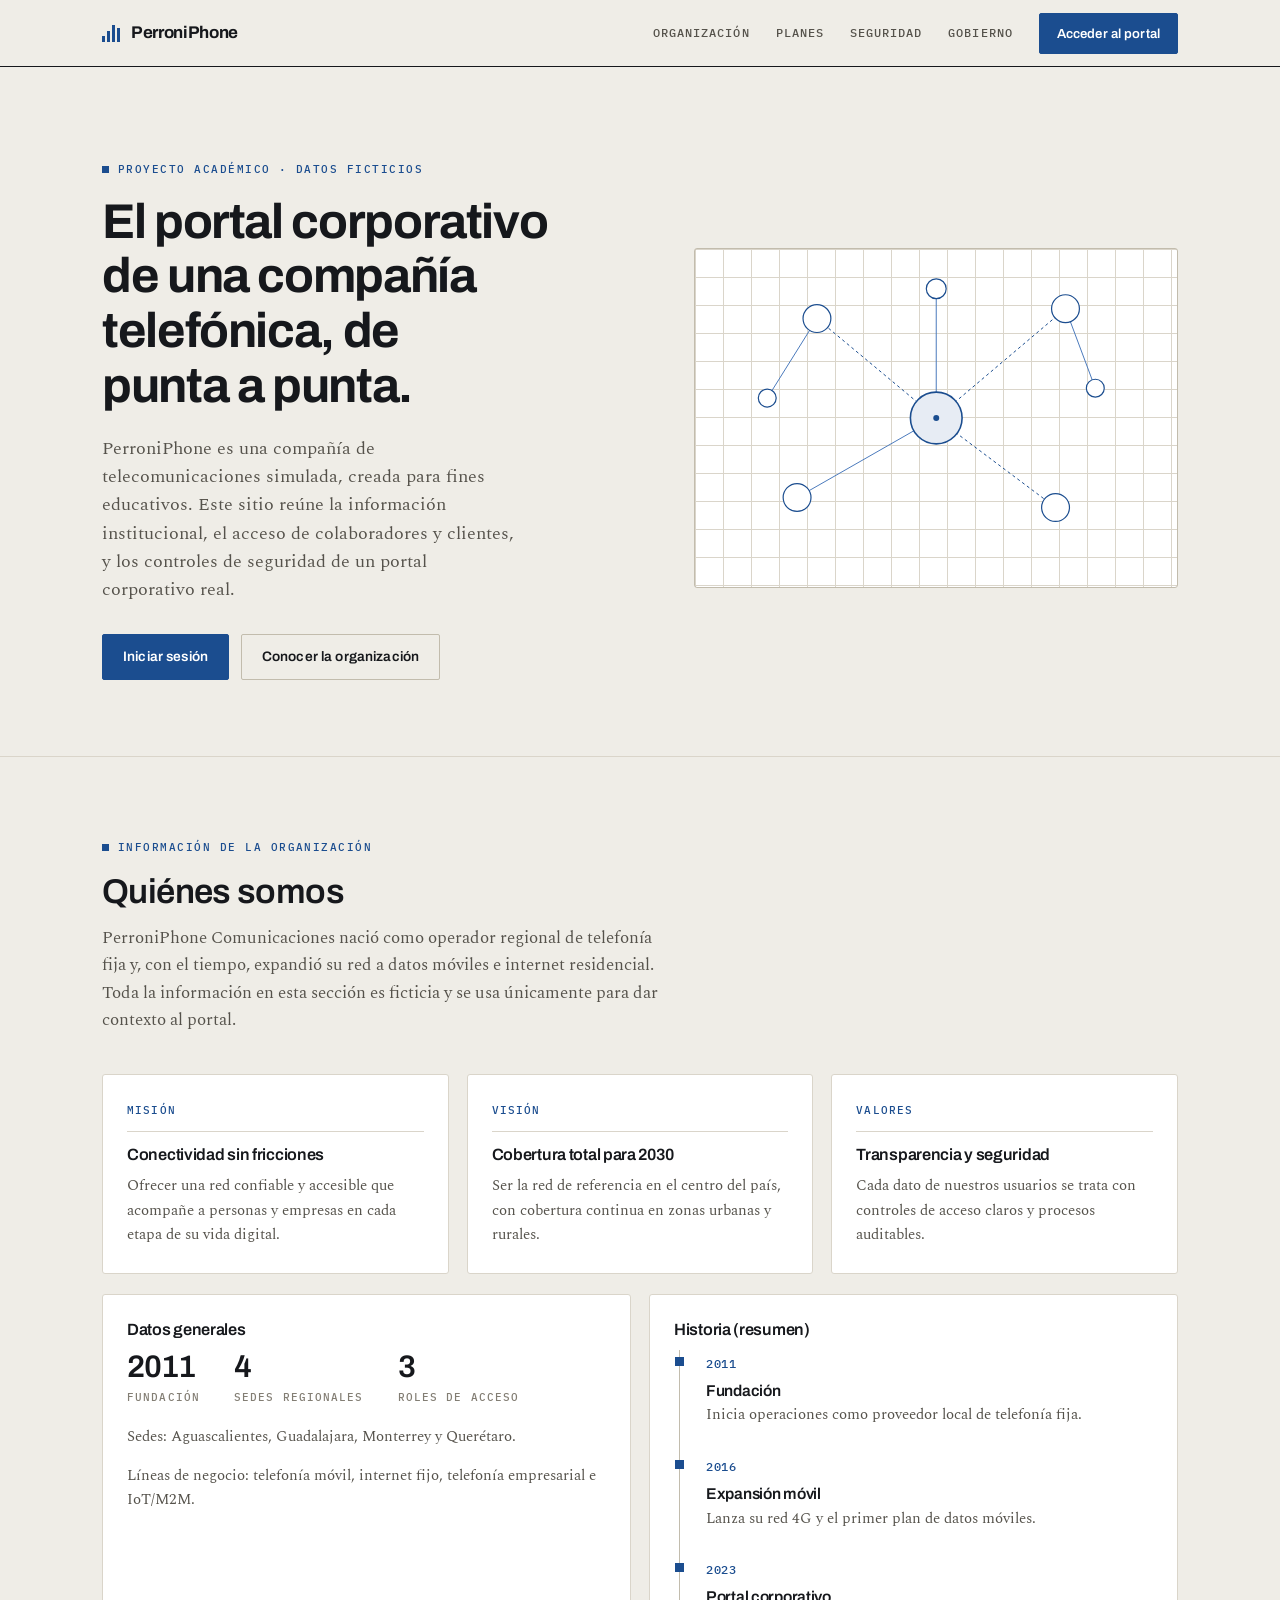
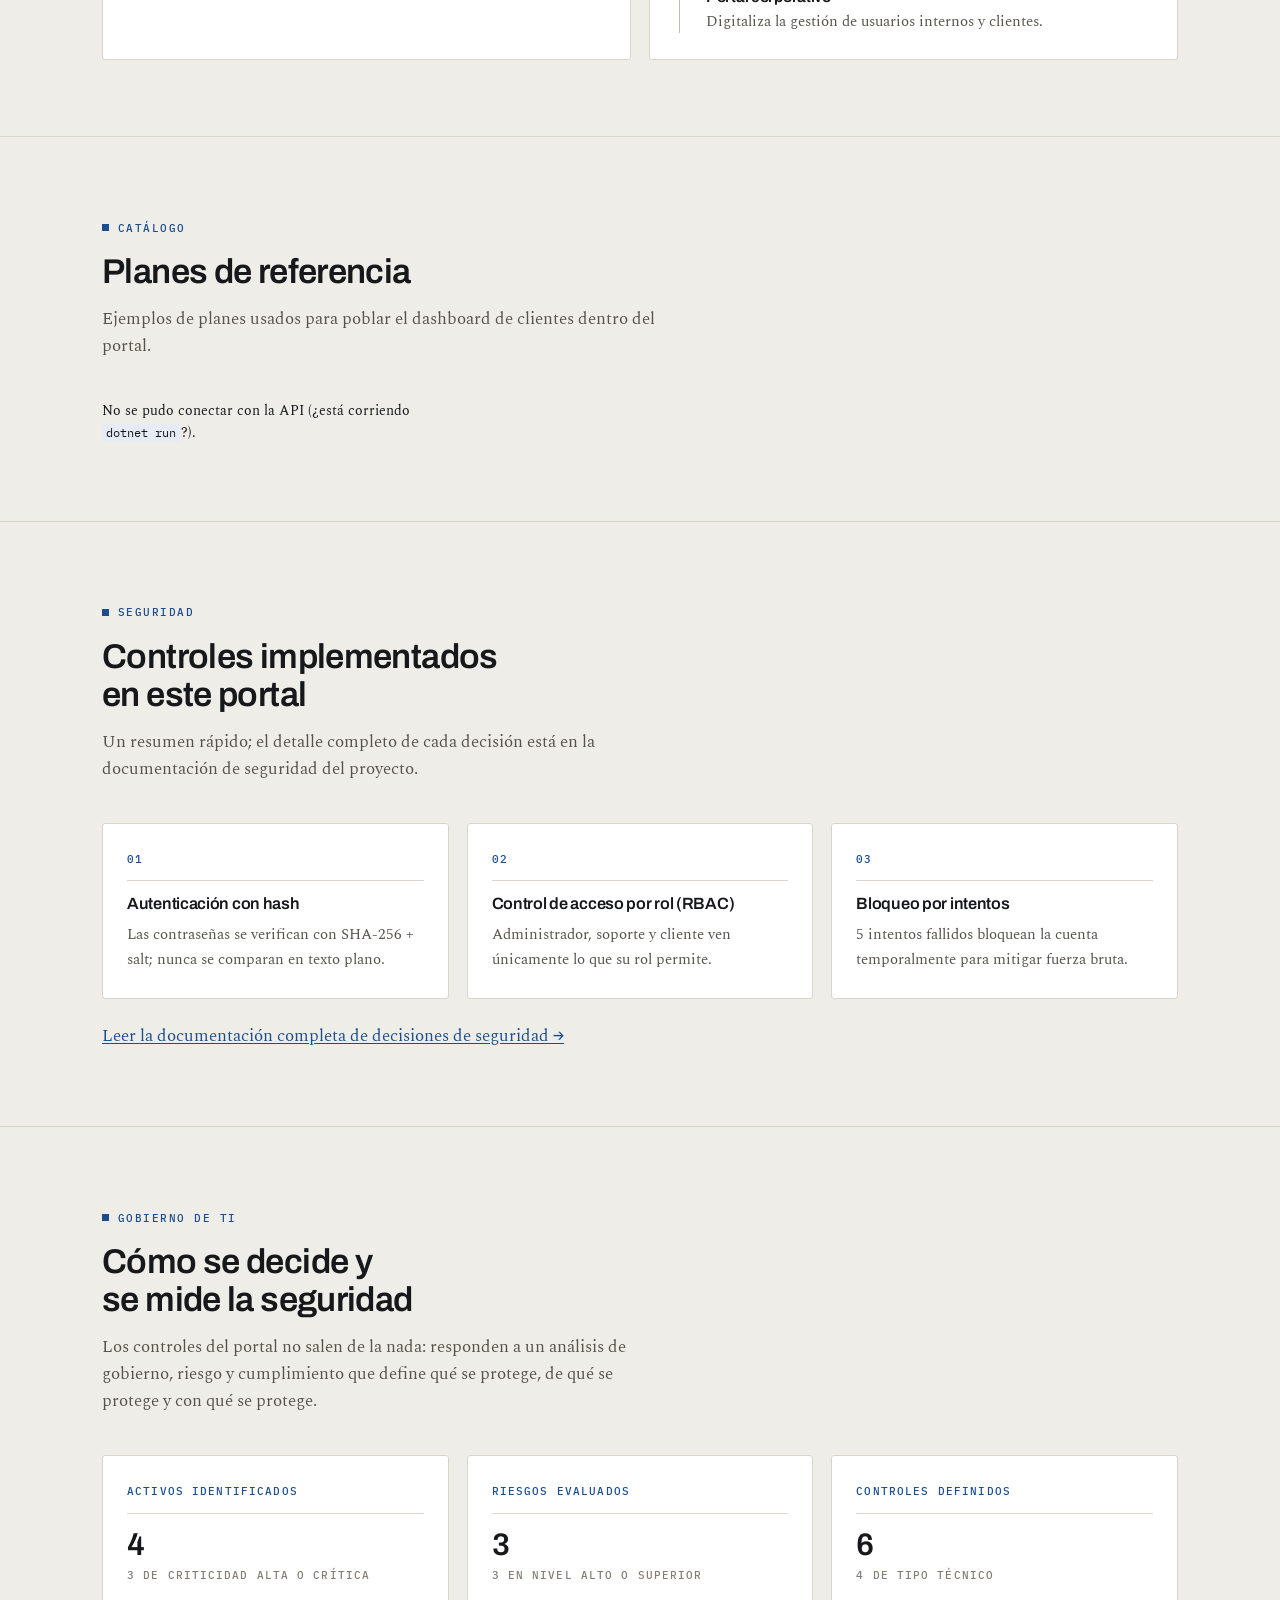
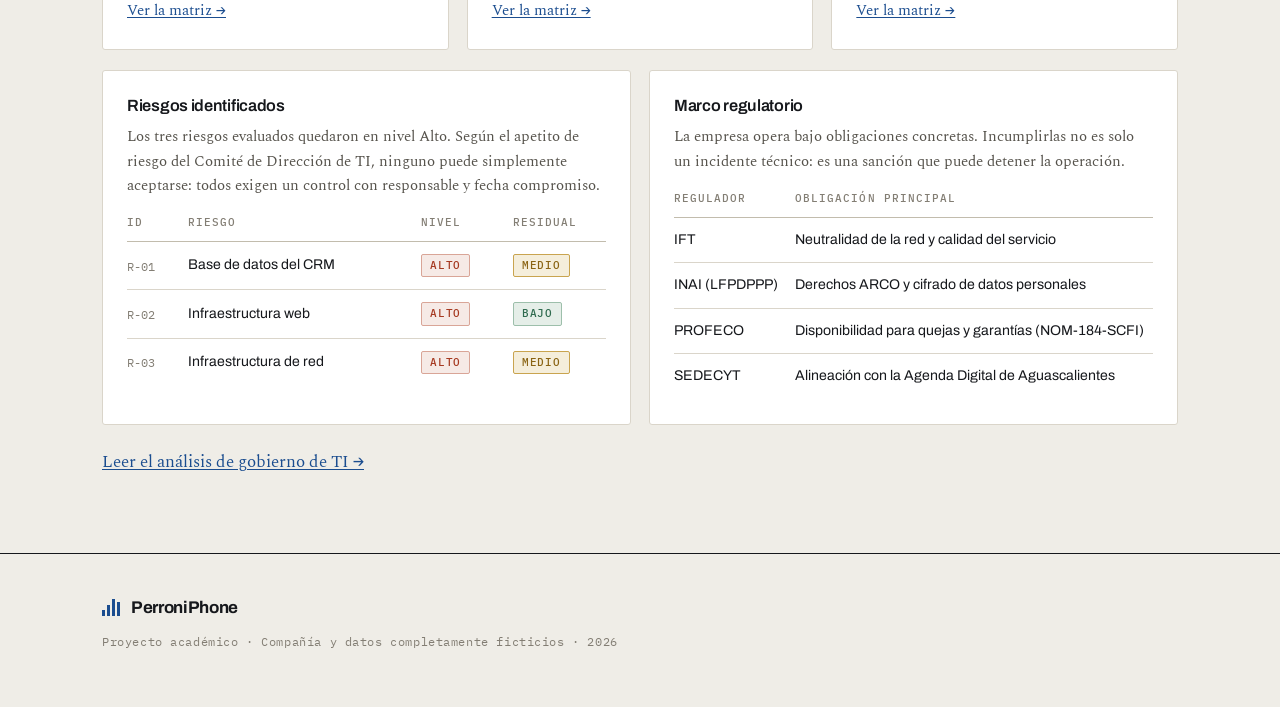
<file: index.html>
<!DOCTYPE html>
<html lang="es">
<head>
<meta charset="UTF-8">
<meta name="viewport" content="width=device-width, initial-scale=1.0">
<title>PerroniPhone — Portal corporativo académico</title>
<meta name="description" content="Portal corporativo académico de PerroniPhone Comunicaciones (compañía ficticia con fines educativos).">
<link rel="icon" href="data:image/svg+xml,%3Csvg xmlns=%27http://www.w3.org/2000/svg%27 viewBox=%270 0 32 32%27%3E%3Crect width=%2732%27 height=%2732%27 rx=%277%27 fill=%27%230a0e1c%27/%3E%3Crect x=%276%27 y=%2718%27 width=%274%27 height=%278%27 rx=%271%27 fill=%27%2300e6c3%27/%3E%3Crect x=%2713%27 y=%2712%27 width=%274%27 height=%2714%27 rx=%271%27 fill=%27%2300e6c3%27/%3E%3Crect x=%2720%27 y=%276%27 width=%274%27 height=%2720%27 rx=%271%27 fill=%27%2300e6c3%27/%3E%3C/svg%3E">
<link rel="stylesheet" href="assets/css/styles.css">
</head>
<body>
 
<nav class="navbar">
  <div class="shell">
    <a href="index.html" class="brand">
      <span class="bars"><i></i><i></i><i></i><i></i></span>
      PerroniPhone
    </a>
    <div class="navlinks">
      <a href="#organizacion">Organización</a>
      <a href="#planes">Planes</a>
      <a href="#seguridad">Seguridad</a>
      <a href="#gobierno">Gobierno</a>
      <a href="login.html" class="btn btn-primary">Acceder al portal</a>
    </div>
  </div>
</nav>
 
<header class="hero">
  <div class="shell">
    <div>
      <span class="eyebrow"><span class="dot"></span> Proyecto académico · Datos ficticios</span>
      <h1>El portal corporativo de una compañía telefónica, de punta a punta.</h1>
      <p class="lead">
        PerroniPhone es una compañía de telecomunicaciones simulada, creada para fines
        educativos. Este sitio reúne la información institucional, el acceso de
        colaboradores y clientes, y los controles de seguridad de un portal
        corporativo real.
      </p>
      <div class="hero-actions">
        <a href="login.html" class="btn btn-primary">Iniciar sesión</a>
        <a href="#organizacion" class="btn btn-ghost">Conocer la organización</a>
      </div>
    </div>
 
    <div class="net-diagram" aria-hidden="true">
      <svg viewBox="0 0 420 340">
        <line class="net-line live" x1="210" y1="170" x2="90" y2="70" />
        <line class="net-line live" x1="210" y1="170" x2="340" y2="60" />
        <line class="net-line" x1="210" y1="170" x2="70" y2="250" />
        <line class="net-line live" x1="210" y1="170" x2="330" y2="260" />
        <line class="net-line" x1="210" y1="170" x2="210" y2="40" />
        <line class="net-line" x1="90" y1="70" x2="40" y2="150" />
        <line class="net-line" x1="340" y1="60" x2="370" y2="140" />
 
        <circle class="net-node core" cx="210" cy="170" r="26"/>
        <circle class="net-pulse" cx="210" cy="170" r="3" fill="#00e6c3"/>
 
        <circle class="net-node" cx="90" cy="70" r="14"/>
        <circle class="net-node" cx="340" cy="60" r="14"/>
        <circle class="net-node" cx="70" cy="250" r="14"/>
        <circle class="net-node" cx="330" cy="260" r="14"/>
        <circle class="net-node" cx="210" cy="40" r="10"/>
        <circle class="net-node" cx="40" cy="150" r="9"/>
        <circle class="net-node" cx="370" cy="140" r="9"/>
      </svg>
    </div>
  </div>
</header>
 
<section id="organizacion">
  <div class="shell">
    <div class="section-head">
      <span class="eyebrow"><span class="dot"></span> Información de la organización</span>
      <h2>Quiénes somos</h2>
      <p>
        PerroniPhone Comunicaciones nació como operador regional de telefonía fija
        y, con el tiempo, expandió su red a datos móviles e internet residencial.
        Toda la información en esta sección es ficticia y se usa únicamente
        para dar contexto al portal.
      </p>
    </div>
 
    <div class="grid-3">
      <div class="card">
        <span class="idx">Misión</span>
        <h3>Conectividad sin fricciones</h3>
        <p>Ofrecer una red confiable y accesible que acompañe a personas y
          empresas en cada etapa de su vida digital.</p>
      </div>
      <div class="card">
        <span class="idx">Visión</span>
        <h3>Cobertura total para 2030</h3>
        <p>Ser la red de referencia en el centro del país, con cobertura
          continua en zonas urbanas y rurales.</p>
      </div>
      <div class="card">
        <span class="idx">Valores</span>
        <h3>Transparencia y seguridad</h3>
        <p>Cada dato de nuestros usuarios se trata con controles de acceso
          claros y procesos auditables.</p>
      </div>
    </div>
 
    <div class="grid-2" style="margin-top:20px;">
      <div class="card">
        <h3>Datos generales</h3>
        <div class="stat-row">
          <div class="stat"><b>2011</b><span>Fundación</span></div>
          <div class="stat"><b>4</b><span>Sedes regionales</span></div>
          <div class="stat"><b>3</b><span>Roles de acceso</span></div>
        </div>
        <p style="margin-top:18px;">Sedes: Aguascalientes, Guadalajara, Monterrey y Querétaro.</p>
        <p>Líneas de negocio: telefonía móvil, internet fijo, telefonía empresarial e IoT/M2M.</p>
      </div>
 
      <div class="card">
        <h3>Historia (resumen)</h3>
        <div class="timeline">
          <div class="t-item">
            <span class="t-year">2011</span>
            <h4>Fundación</h4>
            <p>Inicia operaciones como proveedor local de telefonía fija.</p>
          </div>
          <div class="t-item">
            <span class="t-year">2016</span>
            <h4>Expansión móvil</h4>
            <p>Lanza su red 4G y el primer plan de datos móviles.</p>
          </div>
          <div class="t-item">
            <span class="t-year">2023</span>
            <h4>Portal corporativo</h4>
            <p>Digitaliza la gestión de usuarios internos y clientes.</p>
          </div>
        </div>
      </div>
    </div>
  </div>
</section>
 
<section id="planes">
  <div class="shell">
    <div class="section-head">
      <span class="eyebrow"><span class="dot"></span> Catálogo</span>
      <h2>Planes de referencia</h2>
      <p>Ejemplos de planes usados para poblar el dashboard de clientes dentro del portal.</p>
    </div>
    <div class="grid-3" id="planes-grid"></div>
  </div>
</section>
 
<section id="seguridad">
  <div class="shell">
    <div class="section-head">
      <span class="eyebrow"><span class="dot"></span> Seguridad</span>
      <h2>Controles implementados en este portal</h2>
      <p>Un resumen rápido; el detalle completo de cada decisión está en la
        documentación de seguridad del proyecto.</p>
    </div>
    <div class="grid-3">
      <div class="card">
        <span class="idx">01</span>
        <h3>Autenticación con hash</h3>
        <p>Las contraseñas se verifican con SHA-256 + salt; nunca se comparan en texto plano.</p>
      </div>
      <div class="card">
        <span class="idx">02</span>
        <h3>Control de acceso por rol (RBAC)</h3>
        <p>Administrador, soporte y cliente ven únicamente lo que su rol permite.</p>
      </div>
      <div class="card">
        <span class="idx">03</span>
        <h3>Bloqueo por intentos</h3>
        <p>5 intentos fallidos bloquean la cuenta temporalmente para mitigar fuerza bruta.</p>
      </div>
    </div>
    <p style="margin-top:24px;"><a href="security.html">Leer la documentación completa de decisiones de seguridad →</a></p>
  </div>
</section>
 
<section id="gobierno">
  <div class="shell">
    <div class="section-head">
      <span class="eyebrow"><span class="dot"></span> Gobierno de TI</span>
      <h2>Cómo se decide y se mide la seguridad</h2>
      <p>Los controles del portal no salen de la nada: responden a un análisis de
        gobierno, riesgo y cumplimiento que define qué se protege, de qué se
        protege y con qué se protege.</p>
    </div>
 
    <div class="grid-3" id="grc-resumen"></div>
 
    <div class="grid-2" style="margin-top:20px;">
      <div class="card">
        <h3>Riesgos identificados</h3>
        <p>Los tres riesgos evaluados quedaron en nivel Alto. Según el apetito de
          riesgo del Comité de Dirección de TI, ninguno puede simplemente
          aceptarse: todos exigen un control con responsable y fecha compromiso.</p>
        <div class="table-scroll narrow" style="margin-top:16px;">
          <table>
            <thead><tr><th>ID</th><th>Riesgo</th><th>Nivel</th><th>Residual</th></tr></thead>
            <tbody id="grc-riesgos"></tbody>
          </table>
        </div>
      </div>
 
      <div class="card">
        <h3>Marco regulatorio</h3>
        <p>La empresa opera bajo obligaciones concretas. Incumplirlas no es solo
          un incidente técnico: es una sanción que puede detener la operación.</p>
        <div class="table-scroll narrow" style="margin-top:16px;">
          <table>
            <thead><tr><th>Regulador</th><th>Obligación principal</th></tr></thead>
            <tbody>
              <tr><td>IFT</td><td>Neutralidad de la red y calidad del servicio</td></tr>
              <tr><td>INAI (LFPDPPP)</td><td>Derechos ARCO y cifrado de datos personales</td></tr>
              <tr><td>PROFECO</td><td>Disponibilidad para quejas y garantías (NOM-184-SCFI)</td></tr>
              <tr><td>SEDECYT</td><td>Alineación con la Agenda Digital de Aguascalientes</td></tr>
            </tbody>
          </table>
        </div>
      </div>
    </div>
 
    <p style="margin-top:24px;">
      <a href="docs/02-gobierno-ti.md">Leer el análisis de gobierno de TI →</a>
    </p>
  </div>
</section>
 
<footer>
  <div class="shell">
    <div class="brand"><span class="bars"><i></i><i></i><i></i><i></i></span> PerroniPhone</div>
    <p>Proyecto académico · Compañía y datos completamente ficticios · 2026</p>
  </div>
</footer>
 
<script src="assets/js/api.js"></script>
<script src="assets/js/auth.js"></script>
<script src="assets/js/grc.js"></script>
<script>
  const esc = PERRONI_AUTH.escapeHTML;
  const slug = (s) => s.toLowerCase().replace(/[áéíóú]/g, (c) => ({ "á": "a", "é": "e", "í": "i", "ó": "o", "ú": "u" }[c]));
 
  // Los planes ahora vienen de SQL Server a través de la API (catálogo público).
  const grid = document.getElementById("planes-grid");
  PERRONI_API.obtenerPlanes()
    .then((planes) => {
      grid.innerHTML = "";
      planes.forEach((p) => {
        const el = document.createElement("div");
        el.className = "card";
        el.innerHTML = `
          <span class="idx">${esc(p.id)}</span>
          <h3>${esc(p.nombre)}</h3>
          <p>${esc(p.velocidad)} · ${esc(p.datosMoviles)} de datos móviles</p>
          <div class="stat-row" style="margin-top:14px;">
            <div class="stat"><b>${esc(p.precio)}</b><span>Mensual</span></div>
          </div>`;
        grid.appendChild(el);
      });
    })
    .catch(() => {
      grid.innerHTML = `<p style="color:var(--ink-faint); font-size:0.88rem;">
        No se pudo conectar con la API (¿está corriendo <code>dotnet run</code>?).
      </p>`;
    });
 
  // Resumen del análisis GRC. Los conteos se derivan de las matrices para que
  // el sitio público nunca contradiga a la documentación.
  const resumen = [
    {
      titulo: "Activos identificados",
      total: PERRONI_GRC.activos.length,
      pie: `${PERRONI_GRC.activos.filter((a) => a.criticidad === "Crítica" || a.criticidad === "Alta").length} de criticidad alta o crítica`,
      doc: "docs/04-matriz-activos.md",
    },
    {
      titulo: "Riesgos evaluados",
      total: PERRONI_GRC.riesgos.length,
      pie: `${PERRONI_GRC.riesgos.filter((r) => r.nivel === "Alto" || r.nivel === "Crítico").length} en nivel alto o superior`,
      doc: "docs/05-matriz-riesgos.md",
    },
    {
      titulo: "Controles definidos",
      total: PERRONI_GRC.controles.length,
      pie: `${PERRONI_GRC.controles.filter((c) => c.tipo.includes("Técnico")).length} de tipo técnico`,
      doc: "docs/06-matriz-controles.md",
    },
  ];
 
  document.getElementById("grc-resumen").innerHTML = resumen.map((r) => `
    <div class="card">
      <span class="idx">${esc(r.titulo)}</span>
      <div class="stat-row"><div class="stat"><b>${esc(r.total)}</b><span>${esc(r.pie)}</span></div></div>
      <p style="margin-top:14px;"><a href="${esc(r.doc)}">Ver la matriz →</a></p>
    </div>`).join("");
 
  document.getElementById("grc-riesgos").innerHTML = PERRONI_GRC.riesgos.map((r) => `
    <tr>
      <td class="cell-id">${esc(r.id)}</td>
      <td>${esc(r.titulo)}</td>
      <td><span class="badge ${slug(r.nivel)}">${esc(r.nivel)}</span></td>
      <td><span class="badge ${slug(r.residual)}">${esc(r.residual)}</span></td>
    </tr>`).join("");
</script>
</body>
</html>
</file>
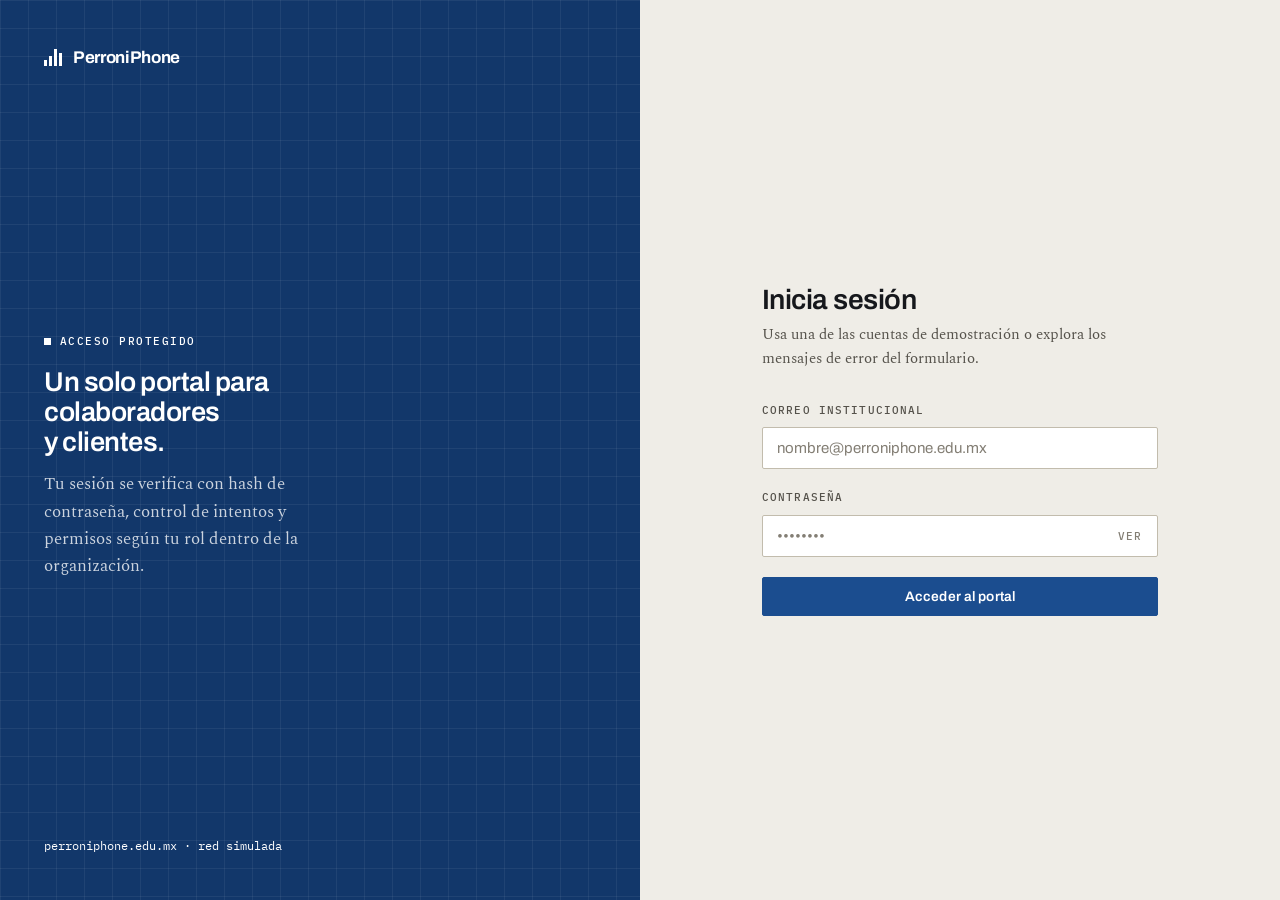
<file: login.html>
<!DOCTYPE html>
<html lang="es">
<head>
<meta charset="UTF-8">
<meta name="viewport" content="width=device-width, initial-scale=1.0">
<title>Acceder — PerroniPhone</title>
<link rel="icon" href="data:image/svg+xml,%3Csvg xmlns=%27http://www.w3.org/2000/svg%27 viewBox=%270 0 32 32%27%3E%3Crect width=%2732%27 height=%2732%27 rx=%277%27 fill=%27%230a0e1c%27/%3E%3Crect x=%276%27 y=%2718%27 width=%274%27 height=%278%27 rx=%271%27 fill=%27%2300e6c3%27/%3E%3Crect x=%2713%27 y=%2712%27 width=%274%27 height=%2714%27 rx=%271%27 fill=%27%2300e6c3%27/%3E%3Crect x=%2720%27 y=%276%27 width=%274%27 height=%2720%27 rx=%271%27 fill=%27%2300e6c3%27/%3E%3C/svg%3E">
<link rel="stylesheet" href="assets/css/styles.css">
</head>
<body>

<div class="auth-shell">
  <div class="auth-visual">
    <a href="index.html" class="brand">
      <span class="bars"><i></i><i></i><i></i><i></i></span> PerroniPhone
    </a>
    <div>
      <span class="eyebrow"><span class="dot"></span> Acceso protegido</span>
      <h2 style="font-size:1.7rem; max-width:16ch;">Un solo portal para colaboradores y clientes.</h2>
      <p style="max-width:34ch;">Tu sesión se verifica con hash de contraseña, control de
        intentos y permisos según tu rol dentro de la organización.</p>
    </div>
    <p class="mono" style="font-size:0.78rem; color:var(--ink-faint);">perroniphone.edu.mx · red simulada</p>
  </div>

  <div class="auth-form-side">
    <div class="auth-box">
      <h1>Inicia sesión</h1>
      <p class="lead">Usa una de las cuentas de demostración o explora los mensajes de error del formulario.</p>

      <div class="form-alert" id="alerta"></div>

      <form id="form-login" novalidate>
        <div class="field">
          <label for="correo">Correo institucional</label>
          <div class="input-wrap">
            <input type="email" id="correo" name="correo" autocomplete="username" placeholder="nombre@perroniphone.edu.mx" required>
          </div>
        </div>

        <div class="field">
          <label for="password">Contraseña</label>
          <div class="input-wrap">
            <input type="password" id="password" name="password" autocomplete="current-password" placeholder="••••••••" required>
            <button type="button" class="toggle-visibility" id="btn-ver" aria-label="Mostrar contraseña">VER</button>
          </div>
          <p class="hint" id="hint-password"></p>
        </div>

        <button type="submit" class="btn btn-primary btn-block" id="btn-submit">Acceder al portal</button>
      </form>

     
    </div>
  </div>
</div>

<script src="assets/js/api.js"></script>
<script src="assets/js/auth.js"></script>
<script>
  // Si ya hay sesión vigente, no tiene caso volver a mostrar el login.
  if (PERRONI_AUTH.obtenerSesion()) {
    window.location.href = "dashboard.html";
  }

  const params = new URLSearchParams(window.location.search);
  const alerta = document.getElementById("alerta");

  function mostrarAlerta(tipo, mensaje) {
    alerta.className = "form-alert show " + tipo;
    alerta.textContent = mensaje;
  }

  if (params.get("motivo") === "sesion") {
    mostrarAlerta("warn", "Tu sesión expiró o no ha iniciado sesión. Vuelve a acceder.");
  } else if (params.get("motivo") === "permiso") {
    mostrarAlerta("warn", "Tu rol no tiene permiso para ver esa sección.");
  }

  document.getElementById("btn-ver").addEventListener("click", (e) => {
    const input = document.getElementById("password");
    const visible = input.type === "text";
    input.type = visible ? "password" : "text";
    e.target.textContent = visible ? "VER" : "OCULTAR";
  });

  document.getElementById("password").addEventListener("input", (e) => {
    const nivel = PERRONI_AUTH.fuerzaPassword(e.target.value);
    const etiquetas = ["Muy débil", "Débil", "Aceptable", "Fuerte", "Muy fuerte"];
    document.getElementById("hint-password").textContent =
      e.target.value ? `Fuerza estimada: ${etiquetas[nivel]}` : "";
  });

  document.getElementById("form-login").addEventListener("submit", async (e) => {
    e.preventDefault();
    const btn = document.getElementById("btn-submit");
    const correo = document.getElementById("correo").value.trim();
    const password = document.getElementById("password").value;

    btn.disabled = true;
    btn.textContent = "Verificando…";

    const resultado = await PERRONI_AUTH.iniciarSesion(correo, password);

    if (resultado.ok) {
      mostrarAlerta("ok", "Acceso correcto. Redirigiendo…");
      setTimeout(() => (window.location.href = "dashboard.html"), 500);
    } else {
      mostrarAlerta("error", resultado.mensaje);
      btn.disabled = false;
      btn.textContent = "Acceder al portal";
    }
  });
</script>
</body>
</html>
</file>
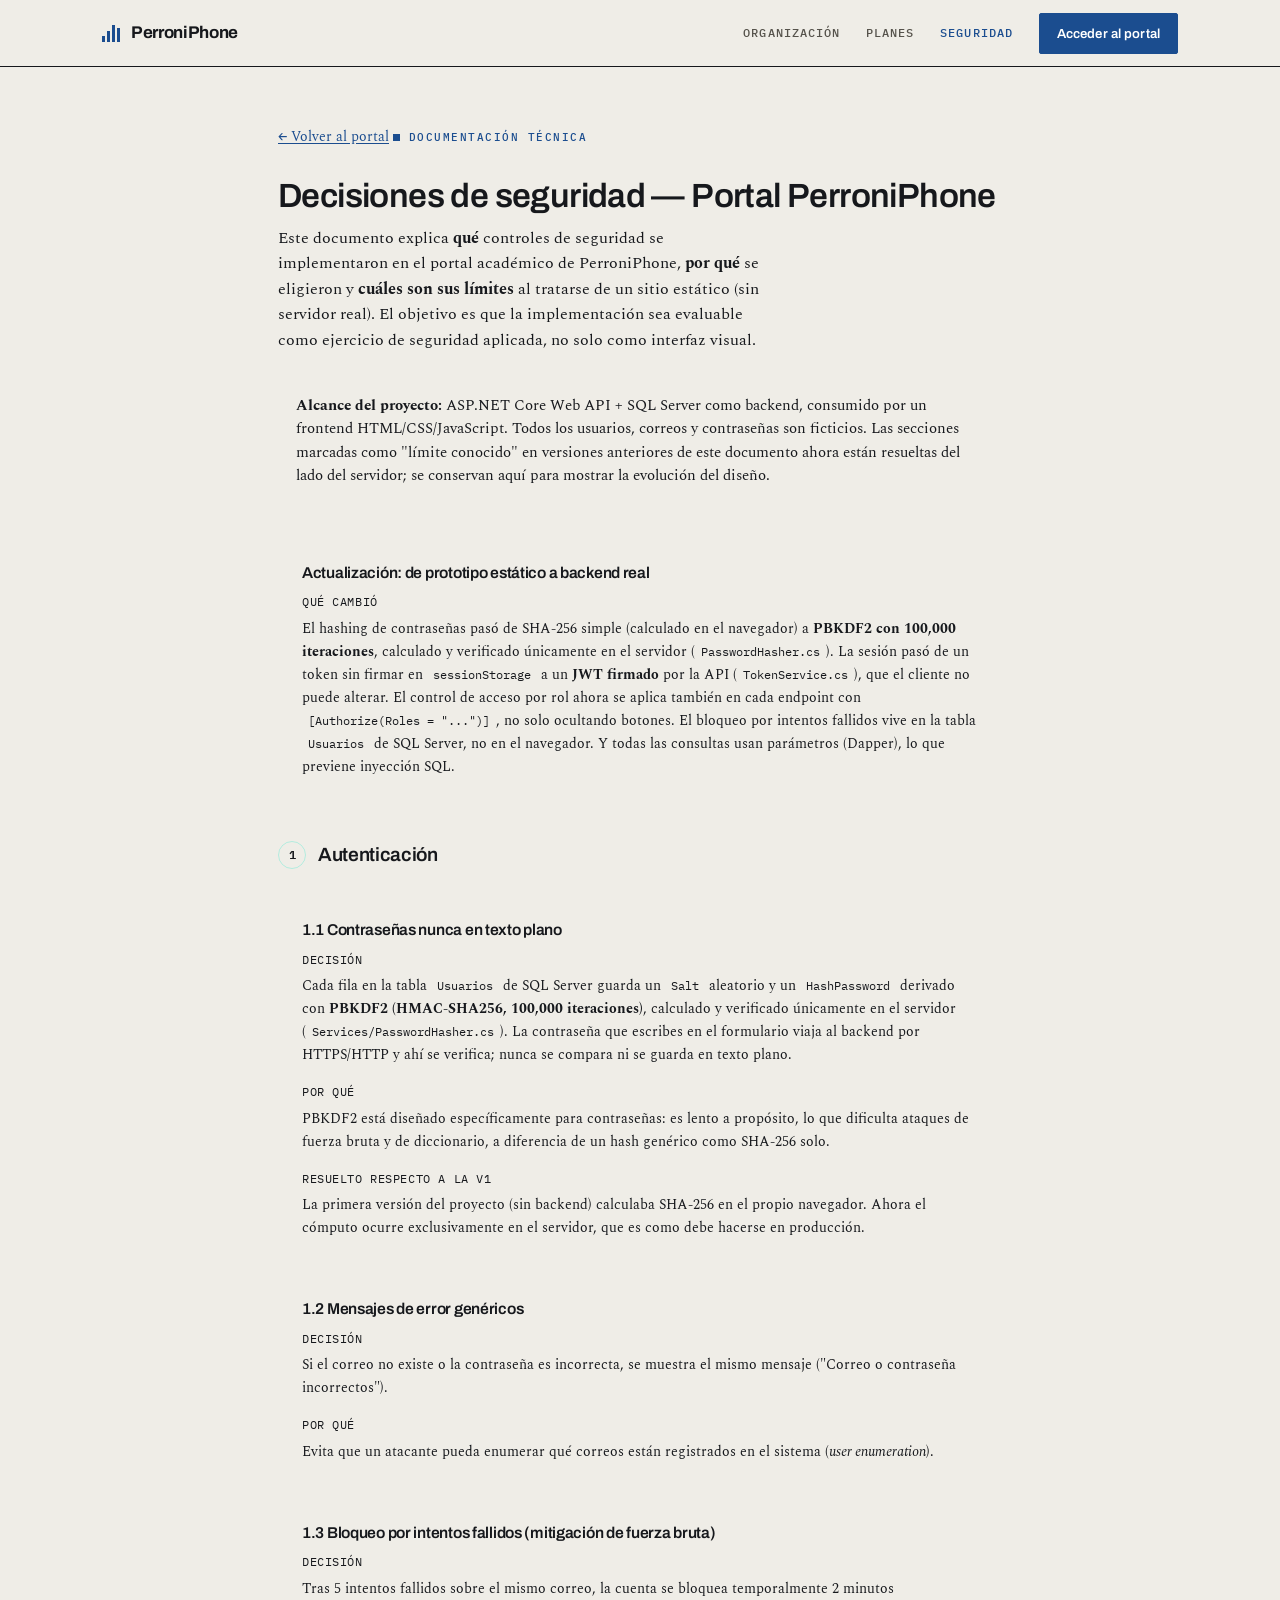
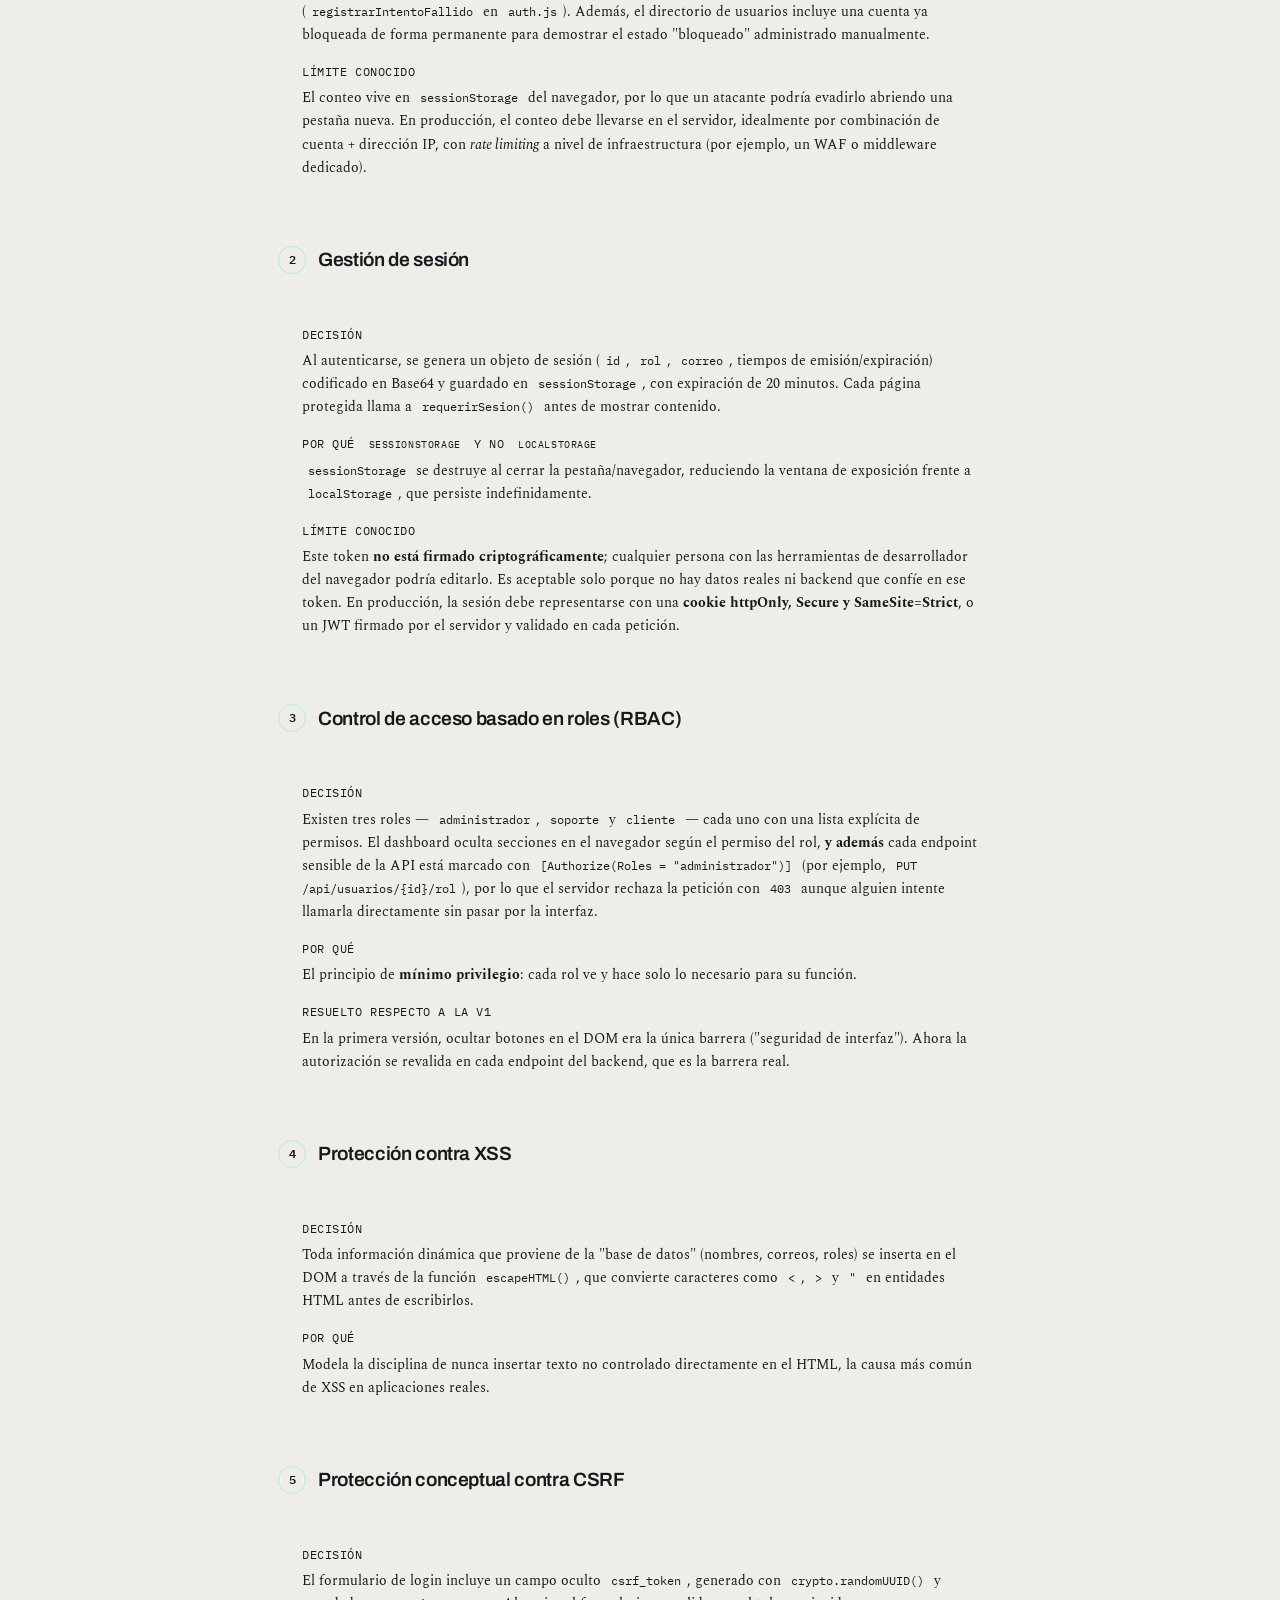
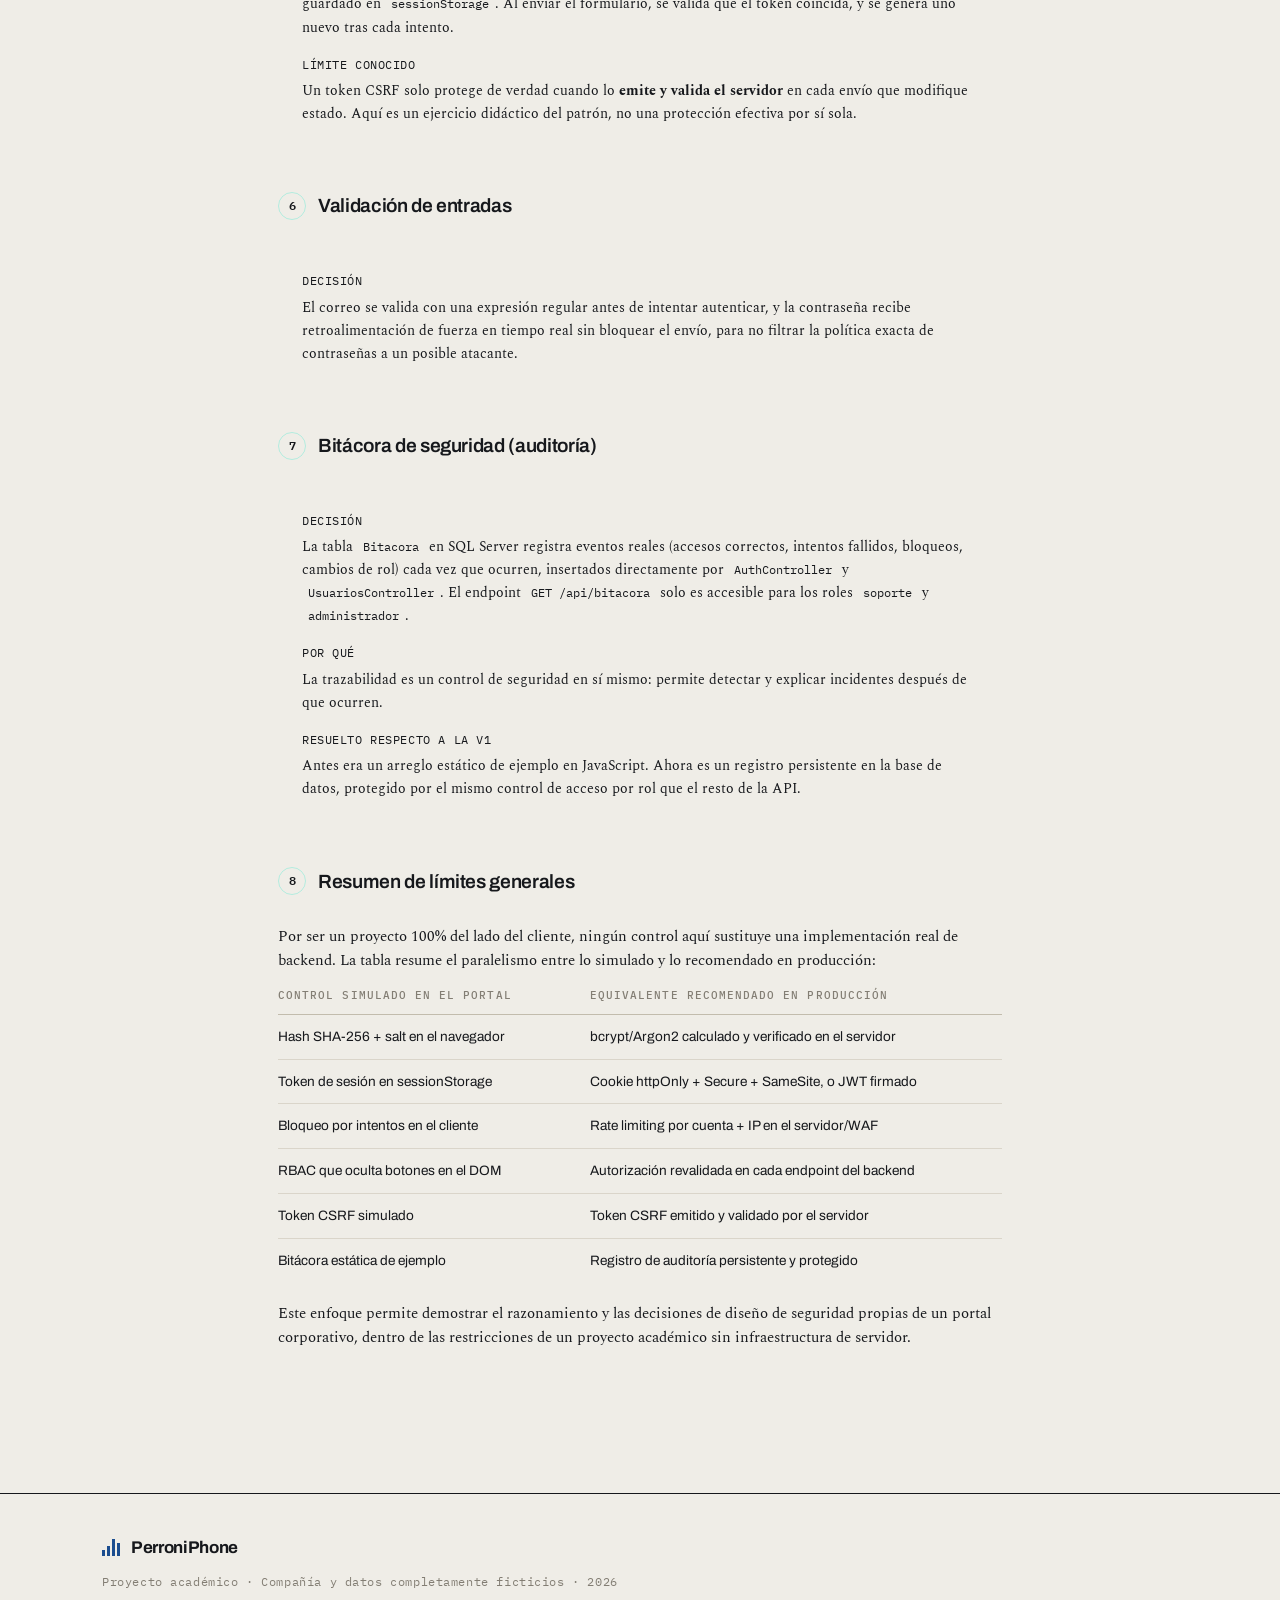
<file: security.html>
<!DOCTYPE html>
<html lang="es">
<head>
<meta charset="UTF-8">
<meta name="viewport" content="width=device-width, initial-scale=1.0">
<title>Documentación de seguridad — PerroniPhone</title>
<link rel="icon" href="data:image/svg+xml,%3Csvg xmlns=%27http://www.w3.org/2000/svg%27 viewBox=%270 0 32 32%27%3E%3Crect width=%2732%27 height=%2732%27 rx=%277%27 fill=%27%230a0e1c%27/%3E%3Crect x=%276%27 y=%2718%27 width=%274%27 height=%278%27 rx=%271%27 fill=%27%2300e6c3%27/%3E%3Crect x=%2713%27 y=%2712%27 width=%274%27 height=%2714%27 rx=%271%27 fill=%27%2300e6c3%27/%3E%3Crect x=%2720%27 y=%276%27 width=%274%27 height=%2720%27 rx=%271%27 fill=%27%2300e6c3%27/%3E%3C/svg%3E">
<link rel="stylesheet" href="assets/css/styles.css">
<style>
  .doc-shell { max-width: 780px; margin: 0 auto; padding: 56px 28px 100px; }
  .doc-shell h1 { font-size: clamp(1.6rem, 3vw, 2.1rem); margin-bottom: 10px; }
  .doc-shell > p.lead { font-size: 1rem; max-width: 62ch; }
  .doc-quote {
    border-left: 3px solid var(--signal); background: var(--signal-soft);
    padding: 14px 18px; border-radius: 0 8px 8px 0; font-size: 0.92rem; color: var(--ink-dim); margin: 26px 0 40px;
  }
  .doc-quote b { color: var(--ink); }
  .doc-section { margin-bottom: 44px; }
  .doc-section > h2 {
    font-size: 1.2rem; display: flex; align-items: center; gap: 12px; margin-bottom: 18px;
    padding-bottom: 12px; border-bottom: 1px solid var(--line);
  }
  .doc-section > h2 .num {
    font-family: var(--f-mono); font-size: 0.78rem; color: var(--signal);
    background: var(--signal-soft); border: 1px solid rgba(0,230,195,0.25);
    width: 28px; height: 28px; border-radius: 50%; display: flex; align-items: center; justify-content: center; flex-shrink: 0;
  }
  .control { background: var(--bg-panel); border: 1px solid var(--line); border-radius: var(--radius-lg); padding: 22px 24px; margin-bottom: 16px; }
  .control h3 { font-size: 0.98rem; margin-bottom: 12px; }
  .control dl { margin: 0; }
  .control dt {
    font-family: var(--f-mono); font-size: 0.72rem; text-transform: uppercase; letter-spacing: 0.05em;
    color: var(--signal); margin-bottom: 6px; margin-top: 16px;
  }
  .control dt:first-child { margin-top: 0; }
  .control dt.limite { color: var(--alert); }
  .control dd { margin: 0; font-size: 0.9rem; color: var(--ink-dim); }
  .control code { background: var(--bg-elevated); padding: 1px 6px; border-radius: 4px; font-size: 0.85em; color: var(--ink); }

  .doc-table-wrap { overflow-x: auto; border: 1px solid var(--line); border-radius: var(--radius-lg); }
  .doc-table-wrap table { min-width: 640px; }
  .doc-table-wrap thead th { background: var(--bg-panel); }
  .doc-table-wrap td { font-size: 0.85rem; color: var(--ink-dim); }
  .doc-table-wrap td:first-child { color: var(--ink); }

  .back-link { display: inline-flex; align-items: center; gap: 6px; font-size: 0.86rem; margin-bottom: 30px; }
</style>
</head>
<body>

<nav class="navbar">
  <div class="shell">
    <a href="index.html" class="brand">
      <span class="bars"><i></i><i></i><i></i><i></i></span>
      PerroniPhone
    </a>
    <div class="navlinks">
      <a href="index.html#organizacion">Organización</a>
      <a href="index.html#planes">Planes</a>
      <a href="security.html" class="active">Seguridad</a>
      <a href="login.html" class="btn btn-primary">Acceder al portal</a>
    </div>
  </div>
</nav>

<div class="doc-shell">
  <a href="index.html" class="back-link">← Volver al portal</a>

  <span class="eyebrow"><span class="dot"></span> Documentación técnica</span>
  <h1>Decisiones de seguridad — Portal PerroniPhone</h1>
  <p class="lead">
    Este documento explica <b>qué</b> controles de seguridad se implementaron en el
    portal académico de PerroniPhone, <b>por qué</b> se eligieron y <b>cuáles son sus
    límites</b> al tratarse de un sitio estático (sin servidor real). El objetivo
    es que la implementación sea evaluable como ejercicio de seguridad aplicada,
    no solo como interfaz visual.
  </p>

  <div class="doc-quote">
    <b>Alcance del proyecto:</b> ASP.NET Core Web API + SQL Server como
    backend, consumido por un frontend HTML/CSS/JavaScript. Todos los
    usuarios, correos y contraseñas son ficticios. Las secciones marcadas
    como "límite conocido" en versiones anteriores de este documento ahora
    están resueltas del lado del servidor; se conservan aquí para mostrar
    la evolución del diseño.
  </div>

  <div class="control" style="border-color:rgba(0,230,195,0.35); margin-bottom:40px;">
    <h3 style="color:var(--signal);">Actualización: de prototipo estático a backend real</h3>
    <dl>
      <dt>Qué cambió</dt>
      <dd>
        El hashing de contraseñas pasó de SHA-256 simple (calculado en el
        navegador) a <b>PBKDF2 con 100,000 iteraciones</b>, calculado y
        verificado únicamente en el servidor (<code>PasswordHasher.cs</code>).
        La sesión pasó de un token sin firmar en <code>sessionStorage</code>
        a un <b>JWT firmado</b> por la API (<code>TokenService.cs</code>),
        que el cliente no puede alterar. El control de acceso por rol ahora
        se aplica también en cada endpoint con
        <code>[Authorize(Roles = "...")]</code>, no solo ocultando botones.
        El bloqueo por intentos fallidos vive en la tabla <code>Usuarios</code>
        de SQL Server, no en el navegador. Y todas las consultas usan
        parámetros (Dapper), lo que previene inyección SQL.
      </dd>
    </dl>
  </div>

  <div class="doc-section">
    <h2><span class="num">1</span> Autenticación</h2>

    <div class="control">
      <h3>1.1 Contraseñas nunca en texto plano</h3>
      <dl>
        <dt>Decisión</dt>
        <dd>Cada fila en la tabla <code>Usuarios</code> de SQL Server guarda
          un <code>Salt</code> aleatorio y un <code>HashPassword</code>
          derivado con <b>PBKDF2 (HMAC-SHA256, 100,000 iteraciones)</b>,
          calculado y verificado únicamente en el servidor
          (<code>Services/PasswordHasher.cs</code>). La contraseña que
          escribes en el formulario viaja al backend por HTTPS/HTTP y ahí se
          verifica; nunca se compara ni se guarda en texto plano.</dd>
        <dt>Por qué</dt>
        <dd>PBKDF2 está diseñado específicamente para contraseñas: es lento
          a propósito, lo que dificulta ataques de fuerza bruta y de
          diccionario, a diferencia de un hash genérico como SHA-256 solo.</dd>
        <dt style="color:var(--signal);">Resuelto respecto a la v1</dt>
        <dd>La primera versión del proyecto (sin backend) calculaba SHA-256
          en el propio navegador. Ahora el cómputo ocurre exclusivamente en
          el servidor, que es como debe hacerse en producción.</dd>
      </dl>
    </div>

    <div class="control">
      <h3>1.2 Mensajes de error genéricos</h3>
      <dl>
        <dt>Decisión</dt>
        <dd>Si el correo no existe o la contraseña es incorrecta, se muestra el
          mismo mensaje ("Correo o contraseña incorrectos").</dd>
        <dt>Por qué</dt>
        <dd>Evita que un atacante pueda enumerar qué correos están registrados
          en el sistema (<i>user enumeration</i>).</dd>
      </dl>
    </div>

    <div class="control">
      <h3>1.3 Bloqueo por intentos fallidos (mitigación de fuerza bruta)</h3>
      <dl>
        <dt>Decisión</dt>
        <dd>Tras 5 intentos fallidos sobre el mismo correo, la cuenta se
          bloquea temporalmente 2 minutos (<code>registrarIntentoFallido</code>
          en <code>auth.js</code>). Además, el directorio de usuarios incluye
          una cuenta ya bloqueada de forma permanente para demostrar el estado
          "bloqueado" administrado manualmente.</dd>
        <dt class="limite">Límite conocido</dt>
        <dd>El conteo vive en <code>sessionStorage</code> del navegador, por
          lo que un atacante podría evadirlo abriendo una pestaña nueva. En
          producción, el conteo debe llevarse en el servidor, idealmente por
          combinación de cuenta + dirección IP, con <i>rate limiting</i> a
          nivel de infraestructura (por ejemplo, un WAF o middleware
          dedicado).</dd>
      </dl>
    </div>
  </div>

  <div class="doc-section">
    <h2><span class="num">2</span> Gestión de sesión</h2>
    <div class="control">
      <dl>
        <dt>Decisión</dt>
        <dd>Al autenticarse, se genera un objeto de sesión (<code>id</code>,
          <code>rol</code>, <code>correo</code>, tiempos de emisión/expiración)
          codificado en Base64 y guardado en <code>sessionStorage</code>, con
          expiración de 20 minutos. Cada página protegida llama a
          <code>requerirSesion()</code> antes de mostrar contenido.</dd>
        <dt>Por qué <code>sessionStorage</code> y no <code>localStorage</code></dt>
        <dd><code>sessionStorage</code> se destruye al cerrar la
          pestaña/navegador, reduciendo la ventana de exposición frente a
          <code>localStorage</code>, que persiste indefinidamente.</dd>
        <dt class="limite">Límite conocido</dt>
        <dd>Este token <b>no está firmado criptográficamente</b>; cualquier
          persona con las herramientas de desarrollador del navegador podría
          editarlo. Es aceptable solo porque no hay datos reales ni backend
          que confíe en ese token. En producción, la sesión debe representarse
          con una <b>cookie httpOnly, Secure y SameSite=Strict</b>, o un JWT
          firmado por el servidor y validado en cada petición.</dd>
      </dl>
    </div>
  </div>

  <div class="doc-section">
    <h2><span class="num">3</span> Control de acceso basado en roles (RBAC)</h2>
    <div class="control">
      <dl>
        <dt>Decisión</dt>
        <dd>Existen tres roles — <code>administrador</code>, <code>soporte</code>
          y <code>cliente</code> — cada uno con una lista explícita de
          permisos. El dashboard oculta secciones en el navegador según el
          permiso del rol, <b>y además</b> cada endpoint sensible de la API
          está marcado con <code>[Authorize(Roles = "administrador")]</code>
          (por ejemplo, <code>PUT /api/usuarios/{id}/rol</code>), por lo que
          el servidor rechaza la petición con <code>403</code> aunque alguien
          intente llamarla directamente sin pasar por la interfaz.</dd>
        <dt>Por qué</dt>
        <dd>El principio de <b>mínimo privilegio</b>: cada rol ve y hace solo
          lo necesario para su función.</dd>
        <dt style="color:var(--signal);">Resuelto respecto a la v1</dt>
        <dd>En la primera versión, ocultar botones en el DOM era la única
          barrera ("seguridad de interfaz"). Ahora la autorización se
          revalida en cada endpoint del backend, que es la barrera real.</dd>
      </dl>
    </div>
  </div>

  <div class="doc-section">
    <h2><span class="num">4</span> Protección contra XSS</h2>
    <div class="control">
      <dl>
        <dt>Decisión</dt>
        <dd>Toda información dinámica que proviene de la "base de datos"
          (nombres, correos, roles) se inserta en el DOM a través de la
          función <code>escapeHTML()</code>, que convierte caracteres como
          <code>&lt;</code>, <code>&gt;</code> y <code>"</code> en entidades
          HTML antes de escribirlos.</dd>
        <dt>Por qué</dt>
        <dd>Modela la disciplina de nunca insertar texto no controlado
          directamente en el HTML, la causa más común de XSS en aplicaciones
          reales.</dd>
      </dl>
    </div>
  </div>

  <div class="doc-section">
    <h2><span class="num">5</span> Protección conceptual contra CSRF</h2>
    <div class="control">
      <dl>
        <dt>Decisión</dt>
        <dd>El formulario de login incluye un campo oculto
          <code>csrf_token</code>, generado con <code>crypto.randomUUID()</code>
          y guardado en <code>sessionStorage</code>. Al enviar el formulario,
          se valida que el token coincida, y se genera uno nuevo tras cada
          intento.</dd>
        <dt class="limite">Límite conocido</dt>
        <dd>Un token CSRF solo protege de verdad cuando lo <b>emite y valida
          el servidor</b> en cada envío que modifique estado. Aquí es un
          ejercicio didáctico del patrón, no una protección efectiva por
          sí sola.</dd>
      </dl>
    </div>
  </div>

  <div class="doc-section">
    <h2><span class="num">6</span> Validación de entradas</h2>
    <div class="control">
      <dl>
        <dt>Decisión</dt>
        <dd>El correo se valida con una expresión regular antes de intentar
          autenticar, y la contraseña recibe retroalimentación de fuerza en
          tiempo real sin bloquear el envío, para no filtrar la política
          exacta de contraseñas a un posible atacante.</dd>
      </dl>
    </div>
  </div>

  <div class="doc-section">
    <h2><span class="num">7</span> Bitácora de seguridad (auditoría)</h2>
    <div class="control">
      <dl>
        <dt>Decisión</dt>
        <dd>La tabla <code>Bitacora</code> en SQL Server registra eventos
          reales (accesos correctos, intentos fallidos, bloqueos, cambios de
          rol) cada vez que ocurren, insertados directamente por
          <code>AuthController</code> y <code>UsuariosController</code>. El
          endpoint <code>GET /api/bitacora</code> solo es accesible para los
          roles <code>soporte</code> y <code>administrador</code>.</dd>
        <dt>Por qué</dt>
        <dd>La trazabilidad es un control de seguridad en sí mismo: permite
          detectar y explicar incidentes después de que ocurren.</dd>
        <dt style="color:var(--signal);">Resuelto respecto a la v1</dt>
        <dd>Antes era un arreglo estático de ejemplo en JavaScript. Ahora es
          un registro persistente en la base de datos, protegido por el
          mismo control de acceso por rol que el resto de la API.</dd>
      </dl>
    </div>
  </div>

  <div class="doc-section">
    <h2><span class="num">8</span> Resumen de límites generales</h2>
    <p style="font-size:0.92rem;">
      Por ser un proyecto 100% del lado del cliente, ningún control aquí
      sustituye una implementación real de backend. La tabla resume el
      paralelismo entre lo simulado y lo recomendado en producción:
    </p>
    <div class="doc-table-wrap">
      <table>
        <thead>
          <tr><th>Control simulado en el portal</th><th>Equivalente recomendado en producción</th></tr>
        </thead>
        <tbody>
          <tr><td>Hash SHA-256 + salt en el navegador</td><td>bcrypt/Argon2 calculado y verificado en el servidor</td></tr>
          <tr><td>Token de sesión en sessionStorage</td><td>Cookie httpOnly + Secure + SameSite, o JWT firmado</td></tr>
          <tr><td>Bloqueo por intentos en el cliente</td><td>Rate limiting por cuenta + IP en el servidor/WAF</td></tr>
          <tr><td>RBAC que oculta botones en el DOM</td><td>Autorización revalidada en cada endpoint del backend</td></tr>
          <tr><td>Token CSRF simulado</td><td>Token CSRF emitido y validado por el servidor</td></tr>
          <tr><td>Bitácora estática de ejemplo</td><td>Registro de auditoría persistente y protegido</td></tr>
        </tbody>
      </table>
    </div>
    <p style="font-size:0.92rem; margin-top:20px;">
      Este enfoque permite demostrar el razonamiento y las decisiones de
      diseño de seguridad propias de un portal corporativo, dentro de las
      restricciones de un proyecto académico sin infraestructura de servidor.
    </p>
  </div>
</div>

<footer>
  <div class="shell">
    <div class="brand"><span class="bars"><i></i><i></i><i></i><i></i></span> PerroniPhone</div>
    <p>Proyecto académico · Compañía y datos completamente ficticios · 2026</p>
  </div>
</footer>

</body>
</html>
</file>
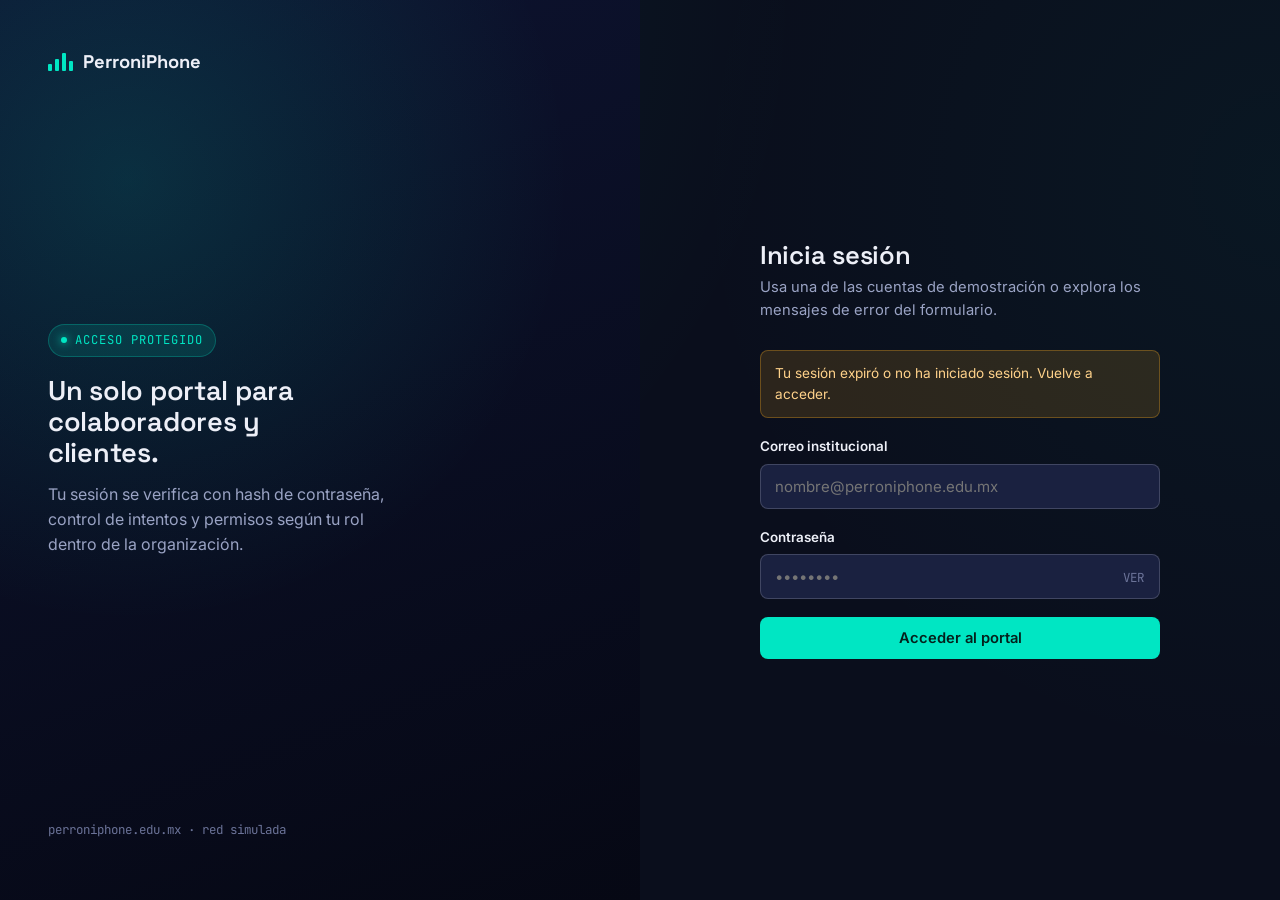
<file: laravel-app/public/admin.html>
<!DOCTYPE html>
<html lang="es">
<head>
<meta charset="UTF-8">
<meta name="viewport" content="width=device-width, initial-scale=1.0">
<title>Gestión de usuarios y roles — PerroniPhone</title>
<link rel="icon" href="data:image/svg+xml,%3Csvg xmlns=%27http://www.w3.org/2000/svg%27 viewBox=%270 0 32 32%27%3E%3Crect width=%2732%27 height=%2732%27 rx=%277%27 fill=%27%230a0e1c%27/%3E%3Crect x=%276%27 y=%2718%27 width=%274%27 height=%278%27 rx=%271%27 fill=%27%2300e6c3%27/%3E%3Crect x=%2713%27 y=%2712%27 width=%274%27 height=%2714%27 rx=%271%27 fill=%27%2300e6c3%27/%3E%3Crect x=%2720%27 y=%276%27 width=%274%27 height=%2720%27 rx=%271%27 fill=%27%2300e6c3%27/%3E%3C/svg%3E">
<link rel="stylesheet" href="assets/css/styles.css">
</head>
<body>

<div class="app-shell">
  <aside class="app-sidebar">
    <a href="index.html" class="brand"><span class="bars"><i></i><i></i><i></i><i></i></span> PerroniPhone</a>
    <nav class="app-nav">
      <a href="dashboard.html"><svg class="nav-ic" viewBox="0 0 20 20"><rect x="2.5" y="10" width="3.4" height="7.5" rx="1"/><rect x="8.3" y="5.5" width="3.4" height="12" rx="1"/><rect x="14.1" y="2.5" width="3.4" height="15" rx="1"/></svg> Panel</a>
      <a href="gobierno.html" data-permiso="ver_grc"><svg class="nav-ic" viewBox="0 0 20 20"><path d="M10 2.2 16.5 5v5.2c0 4-2.7 6.6-6.5 7.6-3.8-1-6.5-3.6-6.5-7.6V5z" fill="none" stroke-width="1.6"/><path d="M7.2 10.2l2 2 3.6-4" fill="none" stroke-width="1.6"/></svg> Gobierno y riesgos</a>
      <a href="admin.html" class="active" data-permiso="gestionar_usuarios"><svg class="nav-ic" viewBox="0 0 20 20"><circle cx="7" cy="6.5" r="3"/><path d="M1.5 17c0-3.3 2.5-5.5 5.5-5.5s5.5 2.2 5.5 5.5" fill="none" stroke-width="1.6"/><circle cx="15" cy="7.5" r="2.4" fill="none" stroke-width="1.6"/><path d="M12.7 17c.2-2.6 1.9-4.4 4.3-4.4" fill="none" stroke-width="1.6"/></svg> Usuarios y roles</a>
      <a href="contabilidad.html" data-permiso="ver_contabilidad"><svg class="nav-ic" viewBox="0 0 20 20"><rect x="2.5" y="2.5" width="15" height="15" rx="2" fill="none" stroke-width="1.6"/><path d="M6 11.5l2.5 2.5L14 8" fill="none" stroke-width="1.6"/></svg> Contabilidad</a>
      <a href="index.html"><svg class="nav-ic" viewBox="0 0 20 20"><path d="M2.5 9.5 10 3l7.5 6.5" fill="none" stroke-width="1.6"/><path d="M4.5 8.5V17h11V8.5" fill="none" stroke-width="1.6"/></svg> Portal público</a>
    </nav>
    <div class="session-card" id="session-card"></div>
    <button class="btn btn-ghost btn-block" id="btn-logout" style="margin-top:14px;">Cerrar sesión</button>
  </aside>

  <main class="app-main">
    <div class="app-header">
      <div>
        <h1>Usuarios y roles</h1>
        <p>Cambio de rol y bloqueo de cuentas. Visible para roles con el permiso <code>gestionar_usuarios</code>; cambiar roles requiere además <code>editar_roles</code>.</p>
      </div>
      <span class="badge activo">RBAC activo</span>
    </div>

    <div class="panel">
      <h2>Directorio de usuarios</h2>
      <p class="panel-sub">Los cambios se guardan en MySQL a través de la API — persisten aunque recargues la página.</p>
      <table>
        <thead>
          <tr>
            <th>ID</th><th>Nombre</th><th>Correo</th><th>Rol</th><th>Estado</th><th>Acciones</th>
          </tr>
        </thead>
        <tbody id="tabla-usuarios"></tbody>
      </table>
    </div>

    <div class="panel">
      <h2>Matriz de permisos por rol</h2>
      <p class="panel-sub">Se lee de la base de datos (tabla <code>permisos</code>), la misma que usa el backend para autorizar.</p>
      <table>
        <thead><tr><th>Rol</th><th>Permisos asignados</th></tr></thead>
        <tbody id="tabla-permisos"></tbody>
      </table>
    </div>
  </main>
</div>

<script src="assets/js/api.js"></script>
<script src="assets/js/auth.js"></script>
<script>
  const sesion = PERRONI_AUTH.requerirSesion("gestionar_usuarios");
  if (sesion) {
    const esc = PERRONI_AUTH.escapeHTML;
    const yo = sesion.usuario;
    const puedeEditarRoles = PERRONI_AUTH.tienePermiso("editar_roles");
    let usuarios = [];
    let roles = [];

    PERRONI_AUTH.prepararMenu(sesion);

    // Mismas reglas que UsuariosController::validarQuePuedeModificar
    // (aquí solo deshabilitan controles; el backend las vuelve a revisar).
    function motivoNoEditable(us) {
      if (us.id === yo.id) return "No puedes modificar tu propia cuenta";
      if (us.rol === "administrador" && yo.rol !== "administrador") return "Solo un administrador puede modificar a otro administrador";
      return "";
    }

    function pintarUsuarios() {
      document.getElementById("tabla-usuarios").innerHTML = usuarios.map((us) => {
        const motivo = motivoNoEditable(us);
        const bloqueado = motivo ? `disabled title="${esc(motivo)}"` : "";
        const selectRol = puedeEditarRoles
          ? `<select class="select-role" data-id="${us.id}" data-accion="rol" ${bloqueado}>
              ${roles.map(r => `<option value="${esc(r)}" ${r === us.rol ? "selected" : ""}>${esc(r)}</option>`).join("")}
            </select>`
          : `<span class="role-pill ${esc(us.rol)}">${esc(us.rol)}</span>`;
        return `
        <tr>
          <td class="cell-id">${esc(us.codigoUsuario)}</td>
          <td>${esc(us.nombre)}</td>
          <td>${esc(us.correo)}</td>
          <td>${selectRol}</td>
          <td><span class="badge ${esc(us.estado)}">${esc(us.estado)}</span></td>
          <td class="row-actions">
            <button class="icon-btn" data-id="${us.id}" data-accion="estado" data-estado-actual="${esc(us.estado)}" ${bloqueado}>
              ${us.estado === "activo" ? "Bloquear" : "Desbloquear"}
            </button>
          </td>
        </tr>`;
      }).join("");
    }

    function pintarPermisos(matriz) {
      document.getElementById("tabla-permisos").innerHTML =
        Object.entries(matriz).map(([rol, permisos]) => `
          <tr>
            <td><span class="role-pill ${esc(rol)}">${esc(rol)}</span></td>
            <td class="mono" style="color:var(--ink-dim); font-size:0.82rem;">${permisos.map(esc).join(" · ")}</td>
          </tr>`).join("");
    }

    async function cargarUsuarios() {
      const tbody = document.getElementById("tabla-usuarios");
      tbody.innerHTML = `<tr><td colspan="6" style="color:var(--ink-faint);">Cargando desde MySQL…</td></tr>`;
      try {
        usuarios = await PERRONI_API.obtenerUsuarios(sesion.token);
        pintarUsuarios();
      } catch (err) {
        tbody.innerHTML = `<tr><td colspan="6" style="color:var(--danger);">
          No se pudo cargar el directorio. ${esc(err.message)}
        </td></tr>`;
      }
    }

    // Primero la matriz (define los roles del selector), luego el directorio.
    PERRONI_API.obtenerPermisos(sesion.token)
      .then(({ roles: lista, matriz }) => {
        roles = lista;
        pintarPermisos(matriz);
      })
      .catch((err) => {
        document.getElementById("tabla-permisos").innerHTML =
          `<tr><td colspan="2" style="color:var(--danger);">No se pudo cargar la matriz. ${esc(err.message)}</td></tr>`;
      })
      .finally(cargarUsuarios);

    document.getElementById("tabla-usuarios").addEventListener("change", async (e) => {
      if (e.target.dataset.accion !== "rol") return;
      try {
        await PERRONI_API.actualizarRol(sesion.token, Number(e.target.dataset.id), e.target.value);
      } catch (err) {
        alert("No se pudo actualizar el rol: " + err.message);
      }
      cargarUsuarios(); // se vuelve a leer de la base para reflejar el estado real
    });

    document.getElementById("tabla-usuarios").addEventListener("click", async (e) => {
      if (e.target.dataset.accion !== "estado") return;
      const nuevoEstado = e.target.dataset.estadoActual === "activo" ? "bloqueado" : "activo";
      e.target.disabled = true;
      try {
        await PERRONI_API.actualizarEstado(sesion.token, Number(e.target.dataset.id), nuevoEstado);
        await cargarUsuarios();
      } catch (err) {
        alert("No se pudo actualizar el estado: " + err.message);
        e.target.disabled = false;
      }
    });
  }
</script>
</body>
</html>
</file>
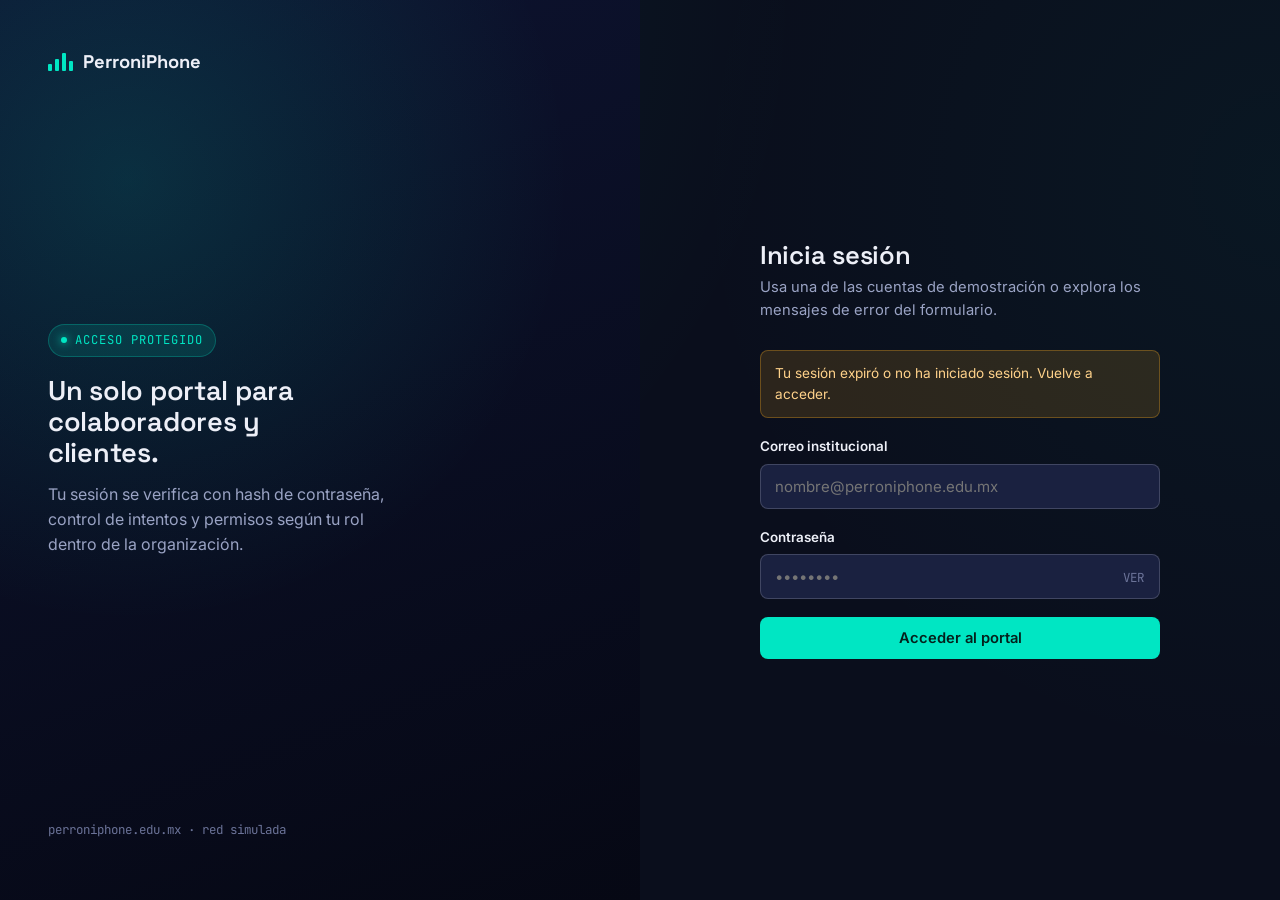
<file: laravel-app/public/contabilidad.html>
<!DOCTYPE html>
<html lang="es">
<head>
<meta charset="UTF-8">
<meta name="viewport" content="width=device-width, initial-scale=1.0">
<title>Contabilidad — PerroniPhone</title>
<link rel="icon" href="data:image/svg+xml,%3Csvg xmlns=%27http://www.w3.org/2000/svg%27 viewBox=%270 0 32 32%27%3E%3Crect width=%2732%27 height=%2732%27 rx=%277%27 fill=%27%230a0e1c%27/%3E%3Crect x=%276%27 y=%2718%27 width=%274%27 height=%278%27 rx=%271%27 fill=%27%2300e6c3%27/%3E%3Crect x=%2713%27 y=%2712%27 width=%274%27 height=%2714%27 rx=%271%27 fill=%27%2300e6c3%27/%3E%3Crect x=%2720%27 y=%276%27 width=%274%27 height=%2720%27 rx=%271%27 fill=%27%2300e6c3%27/%3E%3C/svg%3E">
<link rel="stylesheet" href="assets/css/styles.css">
</head>
<body>

<div class="app-shell">
  <aside class="app-sidebar">
    <a href="index.html" class="brand"><span class="bars"><i></i><i></i><i></i><i></i></span> PerroniPhone</a>
    <nav class="app-nav">
      <a href="dashboard.html"><svg class="nav-ic" viewBox="0 0 20 20"><rect x="2.5" y="10" width="3.4" height="7.5" rx="1"/><rect x="8.3" y="5.5" width="3.4" height="12" rx="1"/><rect x="14.1" y="2.5" width="3.4" height="15" rx="1"/></svg> Panel</a>
      <a href="gobierno.html" data-permiso="ver_grc"><svg class="nav-ic" viewBox="0 0 20 20"><path d="M10 2.2 16.5 5v5.2c0 4-2.7 6.6-6.5 7.6-3.8-1-6.5-3.6-6.5-7.6V5z" fill="none" stroke-width="1.6"/><path d="M7.2 10.2l2 2 3.6-4" fill="none" stroke-width="1.6"/></svg> Gobierno y riesgos</a>
      <a href="contabilidad.html" class="active" data-permiso="ver_contabilidad"><svg class="nav-ic" viewBox="0 0 20 20"><rect x="2.5" y="2.5" width="15" height="15" rx="2" fill="none" stroke-width="1.6"/><path d="M6 11.5l2.5 2.5L14 8" fill="none" stroke-width="1.6"/></svg> Contabilidad</a>
      <a href="admin.html" data-permiso="gestionar_usuarios"><svg class="nav-ic" viewBox="0 0 20 20"><circle cx="7" cy="6.5" r="3"/><path d="M1.5 17c0-3.3 2.5-5.5 5.5-5.5s5.5 2.2 5.5 5.5" fill="none" stroke-width="1.6"/><circle cx="15" cy="7.5" r="2.4" fill="none" stroke-width="1.6"/><path d="M12.7 17c.2-2.6 1.9-4.4 4.3-4.4" fill="none" stroke-width="1.6"/></svg> Usuarios y roles</a>
      <a href="index.html"><svg class="nav-ic" viewBox="0 0 20 20"><path d="M2.5 9.5 10 3l7.5 6.5" fill="none" stroke-width="1.6"/><path d="M4.5 8.5V17h11V8.5" fill="none" stroke-width="1.6"/></svg> Portal público</a>
    </nav>
    <div class="session-card" id="session-card"></div>
    <button class="btn btn-ghost btn-block" id="btn-logout" style="margin-top:14px;">Cerrar sesión</button>
  </aside>

  <main class="app-main">
    <div class="app-header">
      <div>
        <h1>Contabilidad</h1>
        <p>Resumen financiero de referencia — datos 100% ficticios, solo de demostración.</p>
      </div>
      <span class="badge activo">Acceso restringido</span>
    </div>

    <div class="grid-3" id="resumen-financiero">
      <div class="card"><span class="idx">Cargando…</span></div>
    </div>

    <div class="panel">
      <h2>Movimientos</h2>
      <p class="panel-sub">Ingresos y gastos registrados (datos ficticios).</p>
      <table>
        <thead>
          <tr><th>Fecha</th><th>Concepto</th><th>Categoría</th><th>Tipo</th><th>Monto</th></tr>
        </thead>
        <tbody id="tabla-movimientos">
          <tr><td colspan="5" style="color:var(--ink-faint);">Cargando…</td></tr>
        </tbody>
      </table>
    </div>

    <div class="panel">
      <h2>Acerca de esta sección</h2>
      <p class="panel-sub">Nota académica</p>
      <p style="color:var(--ink-dim); font-size:0.9rem;">
        Esta pantalla es un ejemplo de información sensible dentro del
        portal: solo los roles con el permiso <code>ver_contabilidad</code>
        pueden verla. El control de acceso se aplica tanto en el frontend
        (bloquea el enlace) como en el backend (el endpoint
        <code>/api/contabilidad</code> rechaza a cualquier otro rol con un 403).
      </p>
    </div>
  </main>
</div>

<script src="assets/js/api.js"></script>
<script src="assets/js/auth.js"></script>
<script>
  const sesion = PERRONI_AUTH.requerirSesion("ver_contabilidad");
  if (sesion) {
    const esc = PERRONI_AUTH.escapeHTML;
    PERRONI_AUTH.prepararMenu(sesion);

    const fmt = (n) => n.toLocaleString("es-MX", { style: "currency", currency: "MXN" });

    PERRONI_API.obtenerContabilidad(sesion.token)
      .then(({ resumen, movimientos }) => {
        document.getElementById("resumen-financiero").innerHTML = `
          <div class="card">
            <span class="idx">Ingresos</span>
            <div class="stat-row"><div class="stat"><b style="color:var(--signal);">${fmt(resumen.totalIngresos)}</b><span>Total ficticio</span></div></div>
          </div>
          <div class="card">
            <span class="idx">Gastos</span>
            <div class="stat-row"><div class="stat"><b style="color:var(--danger);">${fmt(resumen.totalGastos)}</b><span>Total ficticio</span></div></div>
          </div>
          <div class="card">
            <span class="idx">Balance</span>
            <div class="stat-row"><div class="stat"><b>${fmt(resumen.balance)}</b><span>Ingresos − Gastos</span></div></div>
          </div>`;

        document.getElementById("tabla-movimientos").innerHTML = movimientos.map((m) => `
          <tr>
            <td class="mono" style="font-size:0.82rem;">${esc(m.fecha)}</td>
            <td>${esc(m.concepto)}</td>
            <td style="color:var(--ink-dim);">${esc(m.categoria ?? "—")}</td>
            <td><span class="badge ${m.tipo === "ingreso" ? "activo" : "bloqueado"}">${esc(m.tipo)}</span></td>
            <td class="mono">${m.tipo === "gasto" ? "−" : "+"}${fmt(m.monto)}</td>
          </tr>`).join("");
      })
      .catch((err) => {
        document.getElementById("resumen-financiero").innerHTML = "";
        document.getElementById("tabla-movimientos").innerHTML =
          `<tr><td colspan="5" style="color:var(--danger);">No se pudo cargar la información (${esc(err.message)}).</td></tr>`;
      });
  }
</script>
</body>
</html>
</file>
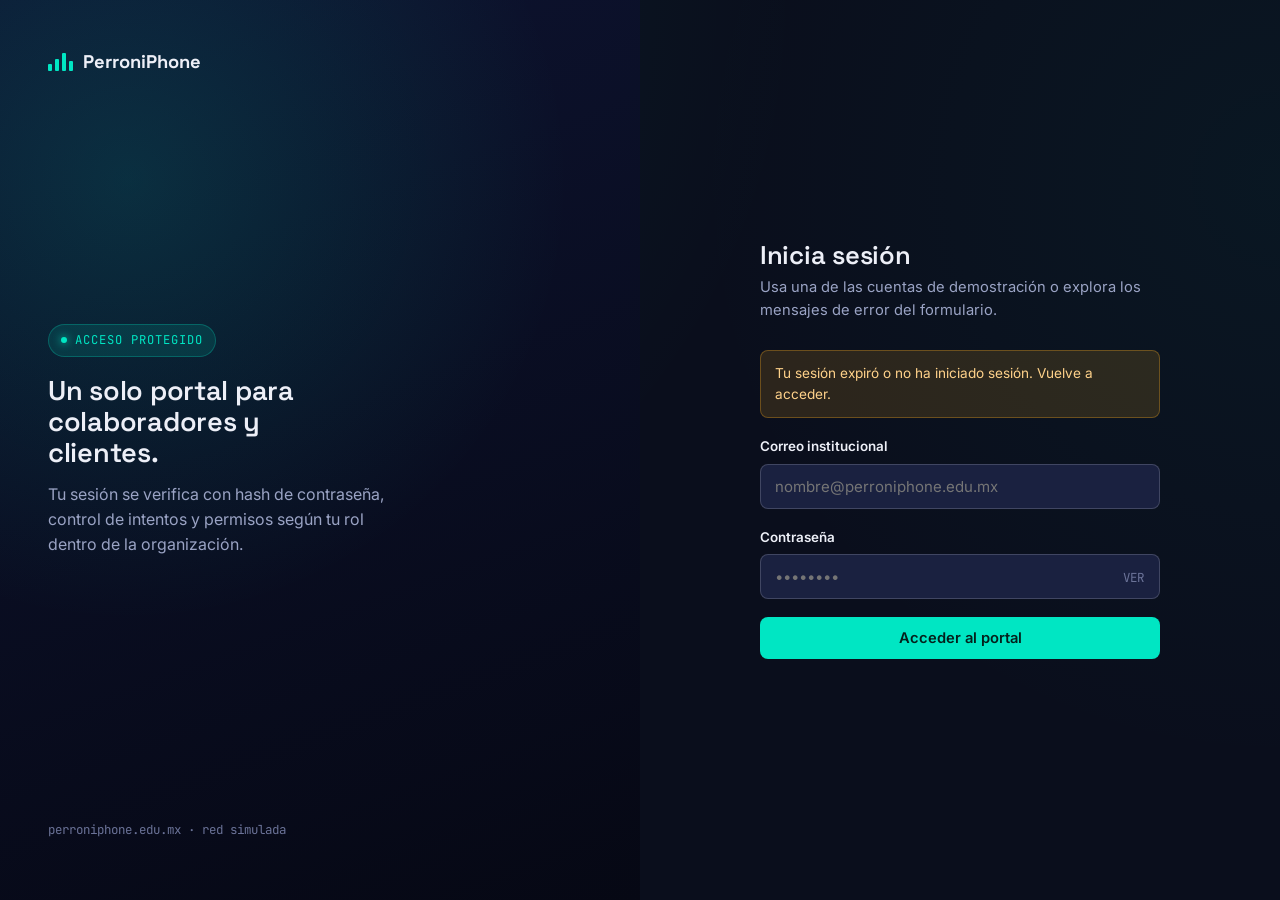
<file: laravel-app/public/Contabilidad.html>
<!DOCTYPE html>
<html lang="es">
<head>
<meta charset="UTF-8">
<meta name="viewport" content="width=device-width, initial-scale=1.0">
<title>Contabilidad — PerroniPhone</title>
<link rel="icon" href="data:image/svg+xml,%3Csvg xmlns=%27http://www.w3.org/2000/svg%27 viewBox=%270 0 32 32%27%3E%3Crect width=%2732%27 height=%2732%27 rx=%277%27 fill=%27%230a0e1c%27/%3E%3Crect x=%276%27 y=%2718%27 width=%274%27 height=%278%27 rx=%271%27 fill=%27%2300e6c3%27/%3E%3Crect x=%2713%27 y=%2712%27 width=%274%27 height=%2714%27 rx=%271%27 fill=%27%2300e6c3%27/%3E%3Crect x=%2720%27 y=%276%27 width=%274%27 height=%2720%27 rx=%271%27 fill=%27%2300e6c3%27/%3E%3C/svg%3E">
<link rel="stylesheet" href="assets/css/styles.css">
</head>
<body>

<div class="app-shell">
  <aside class="app-sidebar">
    <a href="index.html" class="brand"><span class="bars"><i></i><i></i><i></i><i></i></span> PerroniPhone</a>
    <nav class="app-nav">
      <a href="dashboard.html"><svg class="nav-ic" viewBox="0 0 20 20"><rect x="2.5" y="10" width="3.4" height="7.5" rx="1"/><rect x="8.3" y="5.5" width="3.4" height="12" rx="1"/><rect x="14.1" y="2.5" width="3.4" height="15" rx="1"/></svg> Panel</a>
      <a href="gobierno.html" id="link-grc"><svg class="nav-ic" viewBox="0 0 20 20"><path d="M10 2.2 16.5 5v5.2c0 4-2.7 6.6-6.5 7.6-3.8-1-6.5-3.6-6.5-7.6V5z" fill="none" stroke-width="1.6"/><path d="M7.2 10.2l2 2 3.6-4" fill="none" stroke-width="1.6"/></svg> Gobierno y riesgos</a>
      <a href="contabilidad.html" class="active" id="link-contabilidad"><svg class="nav-ic" viewBox="0 0 20 20"><rect x="2.5" y="2.5" width="15" height="15" rx="2" fill="none" stroke-width="1.6"/><path d="M6 11.5l2.5 2.5L14 8" fill="none" stroke-width="1.6"/></svg> Contabilidad</a>
      <a href="admin.html" id="link-admin"><svg class="nav-ic" viewBox="0 0 20 20"><circle cx="7" cy="6.5" r="3"/><path d="M1.5 17c0-3.3 2.5-5.5 5.5-5.5s5.5 2.2 5.5 5.5" fill="none" stroke-width="1.6"/><circle cx="15" cy="7.5" r="2.4" fill="none" stroke-width="1.6"/><path d="M12.7 17c.2-2.6 1.9-4.4 4.3-4.4" fill="none" stroke-width="1.6"/></svg> Usuarios y roles</a>
      <a href="index.html"><svg class="nav-ic" viewBox="0 0 20 20"><path d="M2.5 9.5 10 3l7.5 6.5" fill="none" stroke-width="1.6"/><path d="M4.5 8.5V17h11V8.5" fill="none" stroke-width="1.6"/></svg> Portal público</a>
    </nav>
    <div class="session-card" id="session-card"></div>
    <button class="btn btn-ghost btn-block" id="btn-logout" style="margin-top:14px;">Cerrar sesión</button>
  </aside>

  <main class="app-main">
    <div class="app-header">
      <div>
        <h1>Contabilidad</h1>
        <p>Resumen financiero de referencia — datos 100% ficticios, solo de demostración.</p>
      </div>
      <span class="badge activo">Acceso restringido</span>
    </div>

    <div class="grid-3" id="resumen-financiero">
      <div class="card"><span class="idx">Cargando…</span></div>
    </div>

    <div class="panel">
      <h2>Movimientos</h2>
      <p class="panel-sub">Ingresos y gastos registrados (datos ficticios).</p>
      <table>
        <thead>
          <tr><th>Fecha</th><th>Concepto</th><th>Categoría</th><th>Tipo</th><th>Monto</th></tr>
        </thead>
        <tbody id="tabla-movimientos">
          <tr><td colspan="5" style="color:var(--ink-faint);">Cargando…</td></tr>
        </tbody>
      </table>
    </div>

    <div class="panel">
      <h2>Acerca de esta sección</h2>
      <p class="panel-sub">Nota académica</p>
      <p style="color:var(--ink-dim); font-size:0.9rem;">
        Esta pantalla es un ejemplo de información sensible dentro del
        portal: solo los roles <code>administrador</code>,
        <code>encargado</code> y <code>contabilidad</code> pueden verla.
        El control de acceso se aplica tanto en el frontend (oculta el
        enlace) como en el backend (el endpoint <code>/api/contabilidad</code>
        rechaza a cualquier otro rol con un 403).
      </p>
    </div>
  </main>
</div>

<script src="assets/js/api.js"></script>
<script src="assets/js/auth.js"></script>
<script>
  const sesion = PERRONI_AUTH.requerirSesion(["administrador", "encargado", "contabilidad"]);
  if (sesion) {
    const esc = PERRONI_AUTH.escapeHTML;
    const u = sesion.usuario;

    document.getElementById("session-card").innerHTML = `
      <div class="who">${esc(u.nombre)}</div>
      <span class="role-pill ${esc(u.rol)}">${esc(u.rol)}</span>`;

    // Oculta/bloquea los enlaces que este rol no tiene permitido abrir.
    function bloquearSiNoTienePermiso(idEnlace, permiso) {
      if (PERRONI_AUTH.tienePermiso(u.rol, permiso)) return;
      const link = document.getElementById(idEnlace);
      if (!link) return;
      link.classList.add("locked");
      link.removeAttribute("href");
      link.title = "Tu rol no tiene acceso a esta sección";
    }
    bloquearSiNoTienePermiso("link-grc", "ver_grc");
    bloquearSiNoTienePermiso("link-admin", "gestionar_usuarios");

    document.getElementById("btn-logout").addEventListener("click", () => {
      PERRONI_AUTH.cerrarSesion();
      window.location.href = "login.html";
    });

    const fmt = (n) => n.toLocaleString("es-MX", { style: "currency", currency: "MXN" });

    PERRONI_API.obtenerContabilidad(sesion.token)
      .then(({ resumen, movimientos }) => {
        document.getElementById("resumen-financiero").innerHTML = `
          <div class="card">
            <span class="idx">Ingresos</span>
            <div class="stat-row"><div class="stat"><b style="color:var(--signal);">${fmt(resumen.totalIngresos)}</b><span>Total ficticio</span></div></div>
          </div>
          <div class="card">
            <span class="idx">Gastos</span>
            <div class="stat-row"><div class="stat"><b style="color:var(--danger);">${fmt(resumen.totalGastos)}</b><span>Total ficticio</span></div></div>
          </div>
          <div class="card">
            <span class="idx">Balance</span>
            <div class="stat-row"><div class="stat"><b>${fmt(resumen.balance)}</b><span>Ingresos − Gastos</span></div></div>
          </div>`;

        document.getElementById("tabla-movimientos").innerHTML = movimientos.map((m) => `
          <tr>
            <td class="mono" style="font-size:0.82rem;">${esc(m.fecha)}</td>
            <td>${esc(m.concepto)}</td>
            <td style="color:var(--ink-dim);">${esc(m.categoria ?? "—")}</td>
            <td><span class="badge ${m.tipo === "ingreso" ? "activo" : "bloqueado"}">${esc(m.tipo)}</span></td>
            <td class="mono">${m.tipo === "gasto" ? "−" : "+"}${fmt(m.monto)}</td>
          </tr>`).join("");
      })
      .catch((err) => {
        document.getElementById("resumen-financiero").innerHTML = "";
        document.getElementById("tabla-movimientos").innerHTML =
          `<tr><td colspan="5" style="color:var(--danger);">No se pudo cargar la información (${esc(err.message)}).</td></tr>`;
      });
  }
</script>
</body>
</html>
</file>
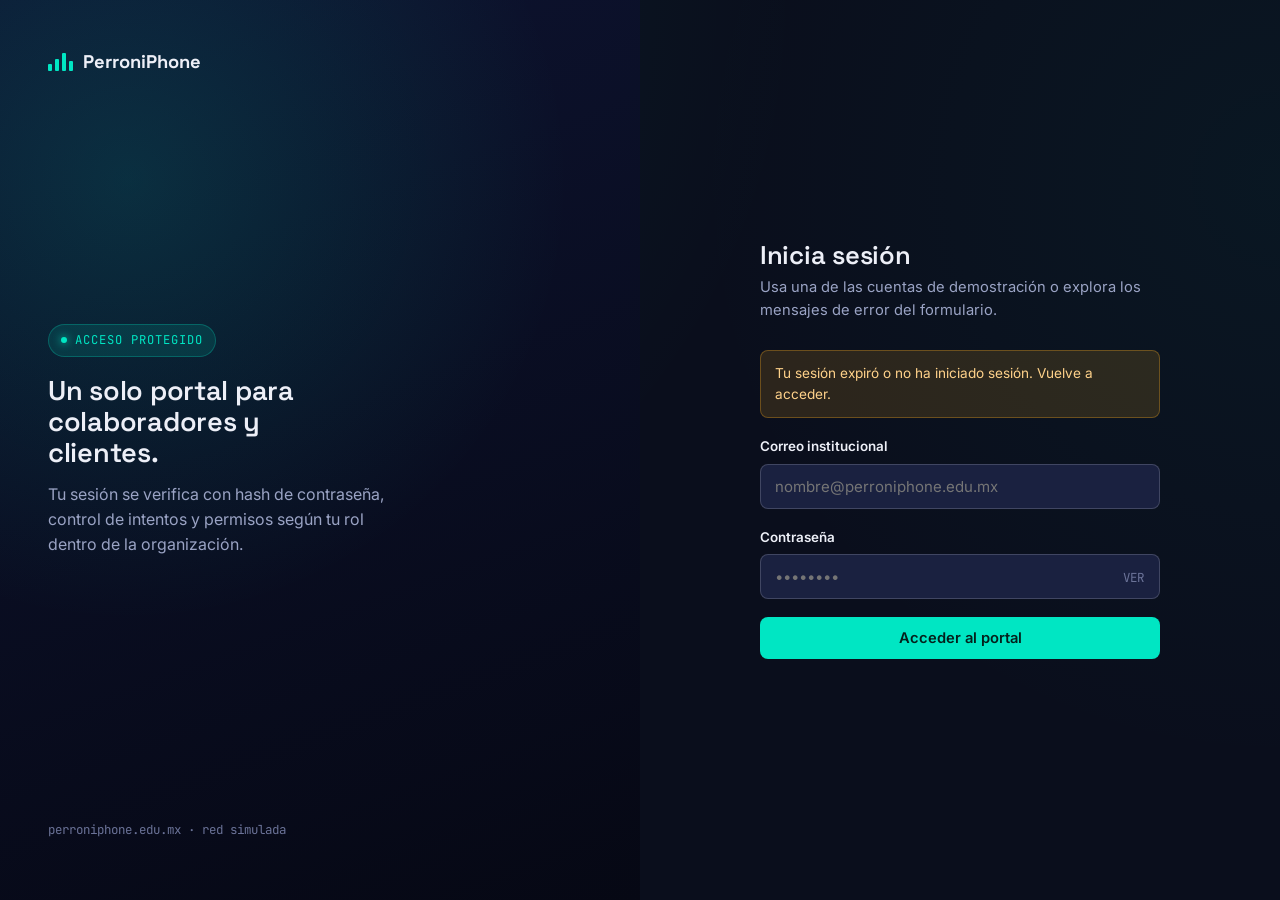
<file: laravel-app/public/dashboard.html>
<!DOCTYPE html>
<html lang="es">
<head>
<meta charset="UTF-8">
<meta name="viewport" content="width=device-width, initial-scale=1.0">
<title>Panel de usuario — PerroniPhone</title>
<link rel="icon" href="data:image/svg+xml,%3Csvg xmlns=%27http://www.w3.org/2000/svg%27 viewBox=%270 0 32 32%27%3E%3Crect width=%2732%27 height=%2732%27 rx=%277%27 fill=%27%230a0e1c%27/%3E%3Crect x=%276%27 y=%2718%27 width=%274%27 height=%278%27 rx=%271%27 fill=%27%2300e6c3%27/%3E%3Crect x=%2713%27 y=%2712%27 width=%274%27 height=%2714%27 rx=%271%27 fill=%27%2300e6c3%27/%3E%3Crect x=%2720%27 y=%276%27 width=%274%27 height=%2720%27 rx=%271%27 fill=%27%2300e6c3%27/%3E%3C/svg%3E">
<link rel="stylesheet" href="assets/css/styles.css">
</head>
<body>

<div class="app-shell">
  <aside class="app-sidebar">
    <a href="index.html" class="brand"><span class="bars"><i></i><i></i><i></i><i></i></span> PerroniPhone</a>
    <nav class="app-nav">
      <a href="dashboard.html" class="active"><svg class="nav-ic" viewBox="0 0 20 20"><rect x="2.5" y="10" width="3.4" height="7.5" rx="1"/><rect x="8.3" y="5.5" width="3.4" height="12" rx="1"/><rect x="14.1" y="2.5" width="3.4" height="15" rx="1"/></svg> Panel</a>
      <a href="gobierno.html" data-permiso="ver_grc"><svg class="nav-ic" viewBox="0 0 20 20"><path d="M10 2.2 16.5 5v5.2c0 4-2.7 6.6-6.5 7.6-3.8-1-6.5-3.6-6.5-7.6V5z" fill="none" stroke-width="1.6"/><path d="M7.2 10.2l2 2 3.6-4" fill="none" stroke-width="1.6"/></svg> Gobierno y riesgos</a>
      <a href="admin.html" data-permiso="gestionar_usuarios"><svg class="nav-ic" viewBox="0 0 20 20"><circle cx="7" cy="6.5" r="3"/><path d="M1.5 17c0-3.3 2.5-5.5 5.5-5.5s5.5 2.2 5.5 5.5" fill="none" stroke-width="1.6"/><circle cx="15" cy="7.5" r="2.4" fill="none" stroke-width="1.6"/><path d="M12.7 17c.2-2.6 1.9-4.4 4.3-4.4" fill="none" stroke-width="1.6"/></svg> Usuarios y roles</a>
      <a href="contabilidad.html" data-permiso="ver_contabilidad"><svg class="nav-ic" viewBox="0 0 20 20"><rect x="2.5" y="2.5" width="15" height="15" rx="2" fill="none" stroke-width="1.6"/><path d="M6 11.5l2.5 2.5L14 8" fill="none" stroke-width="1.6"/></svg> Contabilidad</a>
      <a href="index.html"><svg class="nav-ic" viewBox="0 0 20 20"><path d="M2.5 9.5 10 3l7.5 6.5" fill="none" stroke-width="1.6"/><path d="M4.5 8.5V17h11V8.5" fill="none" stroke-width="1.6"/></svg> Portal público</a>
    </nav>
    <div class="session-card" id="session-card"></div>
    <button class="btn btn-ghost btn-block" id="btn-logout" style="margin-top:14px;">Cerrar sesión</button>
  </aside>

  <main class="app-main">
    <div class="app-header">
      <div>
        <h1 id="saludo">Panel de usuario</h1>
        <p id="submensaje">Resumen de tu cuenta en PerroniPhone.</p>
      </div>
      <span class="badge activo" id="estado-badge">Sesión activa</span>
    </div>

    <div class="grid-2">
      <div class="panel">
        <h2>Tu plan actual</h2>
        <p class="panel-sub">Datos de referencia (ficticios) asociados a tu cuenta.</p>
        <div class="stat-row">
          <div class="stat"><b>150 Mbps</b><span>Velocidad</span></div>
          <div class="stat"><b>30 GB</b><span>Datos móviles</span></div>
          <div class="stat"><b>$549</b><span>MXN / mes</span></div>
        </div>
      </div>

      <div class="panel">
        <h2>Tu cuenta</h2>
        <p class="panel-sub">Información asociada a la sesión iniciada.</p>
        <table>
          <tbody id="cuenta-tabla"></tbody>
        </table>
      </div>
    </div>

    <div class="panel" id="panel-bitacora">
      <h2>Actividad reciente de seguridad</h2>
      <p class="panel-sub">Visible para roles de soporte y administración.</p>
      <ul class="log-list" id="bitacora-lista"></ul>
    </div>

    <div class="panel">
      <h2>Acerca de este panel</h2>
      <p class="panel-sub">Nota académica</p>
      <p style="color:var(--ink-dim); font-size:0.9rem;">
        Este dashboard consume una API real (Laravel) respaldada por
        MySQL. Tu sesión es un JWT firmado por el servidor, y la
        bitácora que ves abajo se lee directamente de la base de datos.
      </p>
    </div>
  </main>
</div>

<script src="assets/js/api.js"></script>
<script src="assets/js/auth.js"></script>
<script>
  const sesion = PERRONI_AUTH.requerirSesion(); // cualquier rol autenticado puede ver su panel
  if (sesion) {
    const esc = PERRONI_AUTH.escapeHTML;
    const u = sesion.usuario;
    PERRONI_AUTH.prepararMenu(sesion);

    // Si una página nos regresó aquí por falta de permiso, se avisa.
    if (new URLSearchParams(window.location.search).get("motivo") === "permiso") {
      const badge = document.getElementById("estado-badge");
      badge.textContent = "Sin permiso para esa sección";
      badge.className = "badge bloqueado";
    }

    document.getElementById("saludo").textContent = `Hola, ${u.nombre.split(" ")[0]}`;
    document.getElementById("submensaje").textContent =
      u.rol === "administrador" ? "Tienes acceso completo al portal."
      : u.permisos.length > 1 ? "Estas son las secciones disponibles para tu rol."
      : "Este es el resumen de tu cuenta.";

    document.getElementById("cuenta-tabla").innerHTML = `
      <tr><td>ID de usuario</td><td class="cell-id">${esc(u.codigoUsuario)}</td></tr>
      <tr><td>Correo</td><td>${esc(u.correo)}</td></tr>
      <tr><td>Rol asignado</td><td><span class="role-pill ${esc(u.rol)}">${esc(u.rol)}</span></td></tr>
      <tr><td>Sesión expira</td><td class="mono">${new Date(sesion.expira).toLocaleTimeString("es-MX")}</td></tr>`;

    // La bitácora solo se pide si el rol tiene "ver_bitacora".
    // El backend también rechaza la petición (403) si no lo tiene.
    if (PERRONI_AUTH.tienePermiso("ver_bitacora")) {
      PERRONI_API.obtenerBitacora(sesion.token)
        .then((eventos) => {
          document.getElementById("bitacora-lista").innerHTML = eventos.map(ev => `
            <li>
              <span class="log-time">${esc(new Date(ev.fecha).toLocaleString("es-MX"))}</span>
              <span class="log-${esc(ev.tipo)}">${esc(ev.mensaje)}</span>
            </li>`).join("");
        })
        .catch((err) => {
          document.getElementById("bitacora-lista").innerHTML =
            `<li style="color:var(--ink-faint);">No se pudo cargar la bitácora (${esc(err.message)}).</li>`;
        });
    } else {
      document.getElementById("panel-bitacora").style.display = "none";
    }
  }
</script>
</body>
</html>
</file>
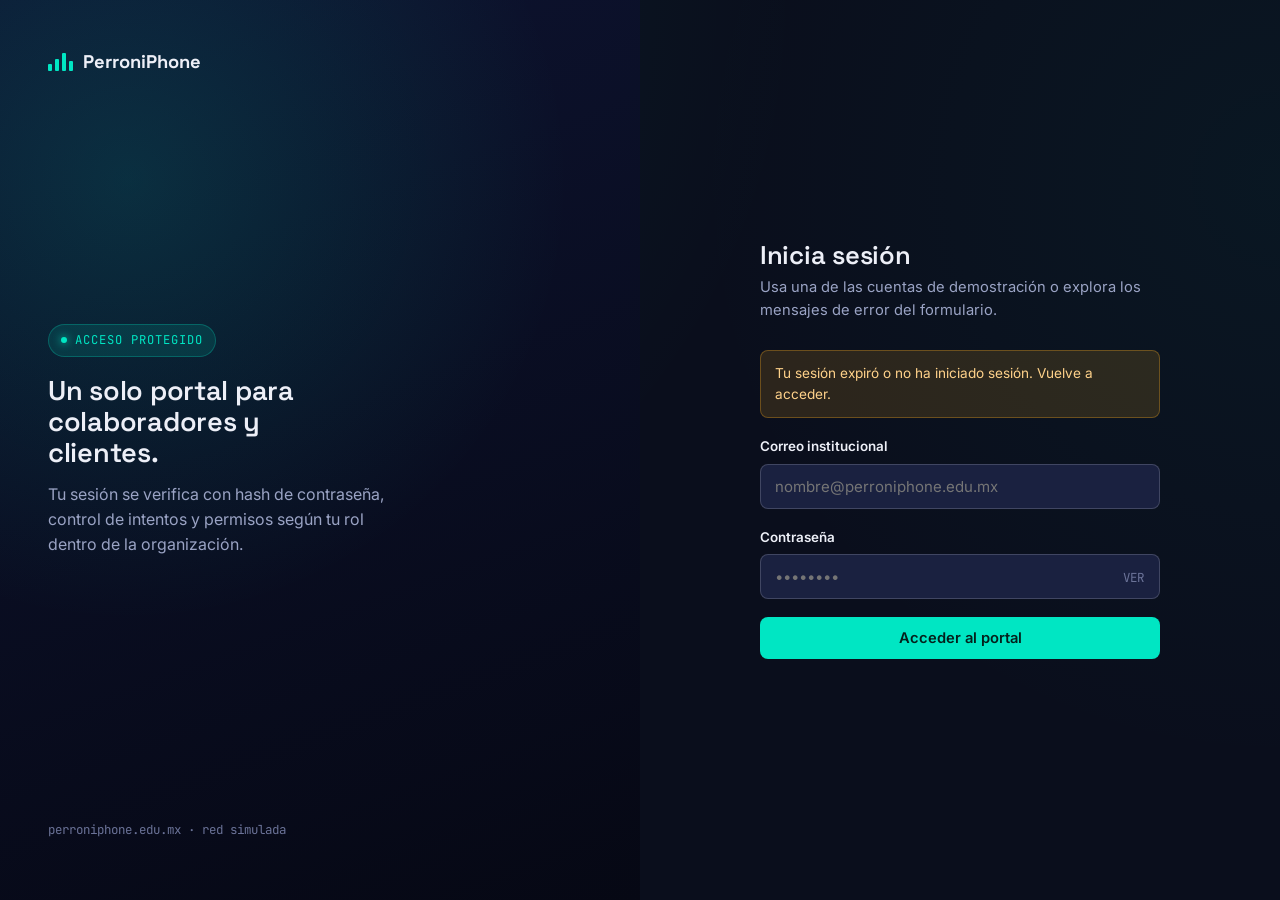
<file: laravel-app/public/gobierno.html>
<!DOCTYPE html>
<html lang="es">
<head>
<meta charset="UTF-8">
<meta name="viewport" content="width=device-width, initial-scale=1.0">
<title>Gobierno, riesgo y cumplimiento — PerroniPhone</title>
<link rel="icon" href="data:image/svg+xml,%3Csvg xmlns=%27http://www.w3.org/2000/svg%27 viewBox=%270 0 32 32%27%3E%3Crect width=%2732%27 height=%2732%27 rx=%277%27 fill=%27%230a0e1c%27/%3E%3Crect x=%276%27 y=%2718%27 width=%274%27 height=%278%27 rx=%271%27 fill=%27%2300e6c3%27/%3E%3Crect x=%2713%27 y=%2712%27 width=%274%27 height=%2714%27 rx=%271%27 fill=%27%2300e6c3%27/%3E%3Crect x=%2720%27 y=%276%27 width=%274%27 height=%2720%27 rx=%271%27 fill=%27%2300e6c3%27/%3E%3C/svg%3E">
<link rel="stylesheet" href="assets/css/styles.css">
</head>
<body>

<div class="app-shell">
  <aside class="app-sidebar">
    <a href="index.html" class="brand"><span class="bars"><i></i><i></i><i></i><i></i></span> PerroniPhone</a>
    <nav class="app-nav">
      <a href="dashboard.html"><svg class="nav-ic" viewBox="0 0 20 20"><rect x="2.5" y="10" width="3.4" height="7.5" rx="1"/><rect x="8.3" y="5.5" width="3.4" height="12" rx="1"/><rect x="14.1" y="2.5" width="3.4" height="15" rx="1"/></svg> Panel</a>
      <a href="gobierno.html" class="active" data-permiso="ver_grc"><svg class="nav-ic" viewBox="0 0 20 20"><path d="M10 2.2 16.5 5v5.2c0 4-2.7 6.6-6.5 7.6-3.8-1-6.5-3.6-6.5-7.6V5z" fill="none" stroke-width="1.6"/><path d="M7.2 10.2l2 2 3.6-4" fill="none" stroke-width="1.6"/></svg> Gobierno y riesgos</a>
      <a href="admin.html" data-permiso="gestionar_usuarios"><svg class="nav-ic" viewBox="0 0 20 20"><circle cx="7" cy="6.5" r="3"/><path d="M1.5 17c0-3.3 2.5-5.5 5.5-5.5s5.5 2.2 5.5 5.5" fill="none" stroke-width="1.6"/><circle cx="15" cy="7.5" r="2.4" fill="none" stroke-width="1.6"/><path d="M12.7 17c.2-2.6 1.9-4.4 4.3-4.4" fill="none" stroke-width="1.6"/></svg> Usuarios y roles</a>
      <a href="contabilidad.html" data-permiso="ver_contabilidad"><svg class="nav-ic" viewBox="0 0 20 20"><rect x="2.5" y="2.5" width="15" height="15" rx="2" fill="none" stroke-width="1.6"/><path d="M6 11.5l2.5 2.5L14 8" fill="none" stroke-width="1.6"/></svg> Contabilidad</a>
      <a href="index.html"><svg class="nav-ic" viewBox="0 0 20 20"><path d="M2.5 9.5 10 3l7.5 6.5" fill="none" stroke-width="1.6"/><path d="M4.5 8.5V17h11V8.5" fill="none" stroke-width="1.6"/></svg> Portal público</a>
    </nav>
    <div class="session-card" id="session-card"></div>
    <button class="btn btn-ghost btn-block" id="btn-logout" style="margin-top:14px;">Cerrar sesión</button>
  </aside>

  <main class="app-main">
    <div class="app-header">
      <div>
        <h1>Gobierno, riesgo y cumplimiento</h1>
        <p>Matrices de activos, riesgos y controles que sustentan la operación de PerroniPhone.</p>
      </div>
      <span class="badge activo">Comité de TI</span>
    </div>

    <div class="panel">
      <h2>Indicadores del periodo</h2>
      <p class="panel-sub">KPI que el Comité de Dirección de TI revisa en cada sesión mensual.</p>
      <div class="kpi-grid" id="kpi-grid"></div>
    </div>

    <div class="panel">
      <h2>Matriz de activos</h2>
      <p class="panel-sub">
        La criticidad toma el valor más alto entre confidencialidad, integridad y
        disponibilidad: basta con que una propiedad se comprometa para afectar al negocio.
      </p>
      <div class="table-scroll">
        <table>
          <thead>
            <tr>
              <th>ID</th><th>Activo</th><th>Tipo</th><th>C</th><th>I</th><th>D</th>
              <th>Criticidad</th><th>Propietario</th>
            </tr>
          </thead>
          <tbody id="tabla-activos"></tbody>
        </table>
      </div>
    </div>

    <div class="panel">
      <h2>Mapa de calor de riesgos</h2>
      <p class="panel-sub">
        El nivel resulta de cruzar probabilidad e impacto. Cada ficha marca dónde
        cae un riesgo identificado.
      </p>
      <div class="heat-wrap">
        <div class="heat" id="mapa-calor"></div>
      </div>
      <div class="heat-legend">
        <span><i class="critico"></i> Crítico</span>
        <span><i class="alto"></i> Alto</span>
        <span><i class="medio"></i> Medio</span>
        <span><i class="bajo"></i> Bajo</span>
      </div>
      <p style="font-size:0.86rem; color:var(--ink-dim); margin-top:16px;">
        R-03 alcanza nivel <strong>Alto</strong> pese a tener probabilidad <strong>Baja</strong>:
        cuando el impacto es crítico, la baja frecuencia no basta para reducir la prioridad.
      </p>
    </div>

    <div class="panel">
      <h2>Matriz de riesgos</h2>
      <p class="panel-sub">Riesgos identificados sobre los activos, con su tratamiento y riesgo residual esperado.</p>
      <div class="table-scroll">
        <table>
          <thead>
            <tr>
              <th>ID</th><th>Activo</th><th>Amenaza</th><th>Vulnerabilidad</th>
              <th>Prob.</th><th>Impacto</th><th>Nivel</th><th>Residual</th><th>Controles</th>
            </tr>
          </thead>
          <tbody id="tabla-riesgos"></tbody>
        </table>
      </div>
      <div id="detalle-riesgos"></div>
    </div>

    <div class="panel">
      <h2>Matriz de controles</h2>
      <p class="panel-sub">
        Cada control responde a un riesgo concreto. Los marcados como
        <span class="tag link">demo</span> están implementados de forma simulada en este portal.
      </p>
      <div class="table-scroll">
        <table>
          <thead>
            <tr>
              <th>ID</th><th>Control</th><th>Tipo</th><th>Función</th>
              <th>Mitiga</th><th>Responsable</th>
            </tr>
          </thead>
          <tbody id="tabla-controles"></tbody>
        </table>
      </div>
    </div>

    <div class="panel">
      <h2>Documentación completa</h2>
      <p class="panel-sub">Este tablero resume el análisis; el detalle vive en el repositorio.</p>
      <ul class="log-list" style="font-family:var(--f-body); font-size:0.88rem;">
        <li><span class="log-time">docs/01</span> <a target="_blank" rel="noopener" href="https://github.com/IZTREK/Telecomunicaciones/blob/main/docs/01-contexto.md">Contexto del proyecto</a></li>
        <li><span class="log-time">docs/02</span> <a target="_blank" rel="noopener" href="https://github.com/IZTREK/Telecomunicaciones/blob/main/docs/02-gobierno-ti.md">Gobierno de TI</a></li>
        <li><span class="log-time">docs/03</span> <a target="_blank" rel="noopener" href="https://github.com/IZTREK/Telecomunicaciones/blob/main/docs/03-alineacion-estrategica.md">Alineación estratégica</a></li>
        <li><span class="log-time">docs/04</span> <a target="_blank" rel="noopener" href="https://github.com/IZTREK/Telecomunicaciones/blob/main/docs/04-matriz-activos.md">Matriz de activos</a></li>
        <li><span class="log-time">docs/05</span> <a target="_blank" rel="noopener" href="https://github.com/IZTREK/Telecomunicaciones/blob/main/docs/05-matriz-riesgos.md">Matriz de riesgos</a></li>
        <li><span class="log-time">docs/06</span> <a target="_blank" rel="noopener" href="https://github.com/IZTREK/Telecomunicaciones/blob/main/docs/06-matriz-controles.md">Matriz de controles</a></li>
      </ul>
    </div>
  </main>
</div>

<script src="assets/js/api.js"></script>
<script src="assets/js/auth.js"></script>
<script src="assets/js/grc.js"></script>
<script>
  const sesion = PERRONI_AUTH.requerirSesion("ver_grc");

  if (sesion) {
    const esc = PERRONI_AUTH.escapeHTML;
    // "Crítico" -> "critico": las clases CSS de nivel se escriben sin acento.
    const ACENTOS = { "á": "a", "é": "e", "í": "i", "ó": "o", "ú": "u" };
    const slug = (s) => s.toLowerCase().replace(/[áéíóú]/g, (c) => ACENTOS[c]);

    PERRONI_AUTH.prepararMenu(sesion);

    // ---------- KPI ----------
    document.getElementById("kpi-grid").innerHTML = PERRONI_GRC.kpis.map(k => `
      <div class="kpi ${esc(k.estado)}">
        <div class="kpi-name">${esc(k.nombre)}</div>
        <div class="kpi-val">${esc(k.valor)}</div>
        <div class="kpi-meta">Meta: ${esc(k.meta)}</div>
      </div>`).join("");

    // ---------- Matriz de activos ----------
    document.getElementById("tabla-activos").innerHTML = PERRONI_GRC.activos.map(a => `
      <tr>
        <td class="cell-id">${esc(a.id)}</td>
        <td>${esc(a.nombre)}</td>
        <td>${esc(a.tipo)}</td>
        <td>${esc(a.cia.confidencialidad)}</td>
        <td>${esc(a.cia.integridad)}</td>
        <td>${esc(a.cia.disponibilidad)}</td>
        <td><span class="badge ${slug(a.criticidad)}">${esc(a.criticidad)}</span></td>
        <td>${esc(a.propietario)}</td>
      </tr>`).join("");

    // ---------- Mapa de calor ----------
    const impactos = PERRONI_GRC.escalas.impacto;
    const probabilidades = [...PERRONI_GRC.escalas.probabilidad].reverse();

    let celdas = `<div class="heat-axis"></div>` +
      impactos.map(i => `<div class="heat-axis">${esc(i)}</div>`).join("");

    probabilidades.forEach(p => {
      celdas += `<div class="heat-axis row">${esc(p)}</div>`;
      impactos.forEach(i => {
        const nivel = PERRONI_GRC.nivelDe(p, i);
        const aqui = PERRONI_GRC.riesgosEn(p, i);
        celdas += `
          <div class="heat-cell ${slug(nivel)}" title="Probabilidad ${esc(p)} · Impacto ${esc(i)} = ${esc(nivel)}">
            <span class="lvl">${esc(nivel)}</span>
            <div>${aqui.map(r => `<span class="heat-chip">${esc(r.id)}</span>`).join(" ")}</div>
          </div>`;
      });
    });
    document.getElementById("mapa-calor").innerHTML = celdas;

    // ---------- Matriz de riesgos ----------
    document.getElementById("tabla-riesgos").innerHTML = PERRONI_GRC.riesgos.map(r => `
      <tr>
        <td class="cell-id">${esc(r.id)}</td>
        <td class="cell-id">${esc(r.activo)}</td>
        <td>${esc(r.amenaza)}</td>
        <td>${esc(r.vulnerabilidad)}</td>
        <td>${esc(r.probabilidad)}</td>
        <td>${esc(r.impacto)}</td>
        <td><span class="badge ${slug(r.nivel)}">${esc(r.nivel)}</span></td>
        <td><span class="badge ${slug(r.residual)}">${esc(r.residual)}</span></td>
        <td>${r.controles.map(c => `<span class="tag">${esc(c)}</span>`).join("")}</td>
      </tr>`).join("");

    document.getElementById("detalle-riesgos").innerHTML = PERRONI_GRC.riesgos.map(r => `
      <details class="detalle">
        <summary>${esc(r.id)} · ${esc(r.titulo)}</summary>
        <div class="detalle-body">
          <p><strong>Tratamiento:</strong> ${esc(r.tratamiento)}.
             <strong>Regulador involucrado:</strong> ${esc(r.regulador)}.</p>
          <p>Riesgo de nivel <strong>${esc(r.nivel)}</strong> sobre el activo
             ${esc(r.activo)}. Según el apetito de riesgo del Comité de Dirección de TI,
             un riesgo Alto requiere un control aprobado con responsable y fecha
             compromiso en la misma sesión en que se presenta.</p>
          <p>Controles aplicados: ${r.controles.map(id => {
            const c = PERRONI_GRC.controles.find(x => x.id === id);
            return `<span class="tag link">${esc(id)}</span> ${esc(c ? c.nombre : "")}`;
          }).join(" · ")}</p>
        </div>
      </details>`).join("");

    // ---------- Matriz de controles ----------
    document.getElementById("tabla-controles").innerHTML = PERRONI_GRC.controles.map(c => `
      <tr>
        <td class="cell-id">${esc(c.id)}</td>
        <td>
          ${esc(c.nombre)}
          ${c.enElPortal ? '<span class="tag link">demo</span>' : ""}
          <div style="font-size:0.8rem; color:var(--ink-faint); margin-top:4px;">${esc(c.proposito)}</div>
        </td>
        <td>${esc(c.tipo)}</td>
        <td>${esc(c.funcion)}</td>
        <td>${c.mitiga.map(m => `<span class="tag">${esc(m)}</span>`).join("")}</td>
        <td>${esc(c.responsable)}</td>
      </tr>`).join("");
  }
</script>
</body>
</html>
</file>
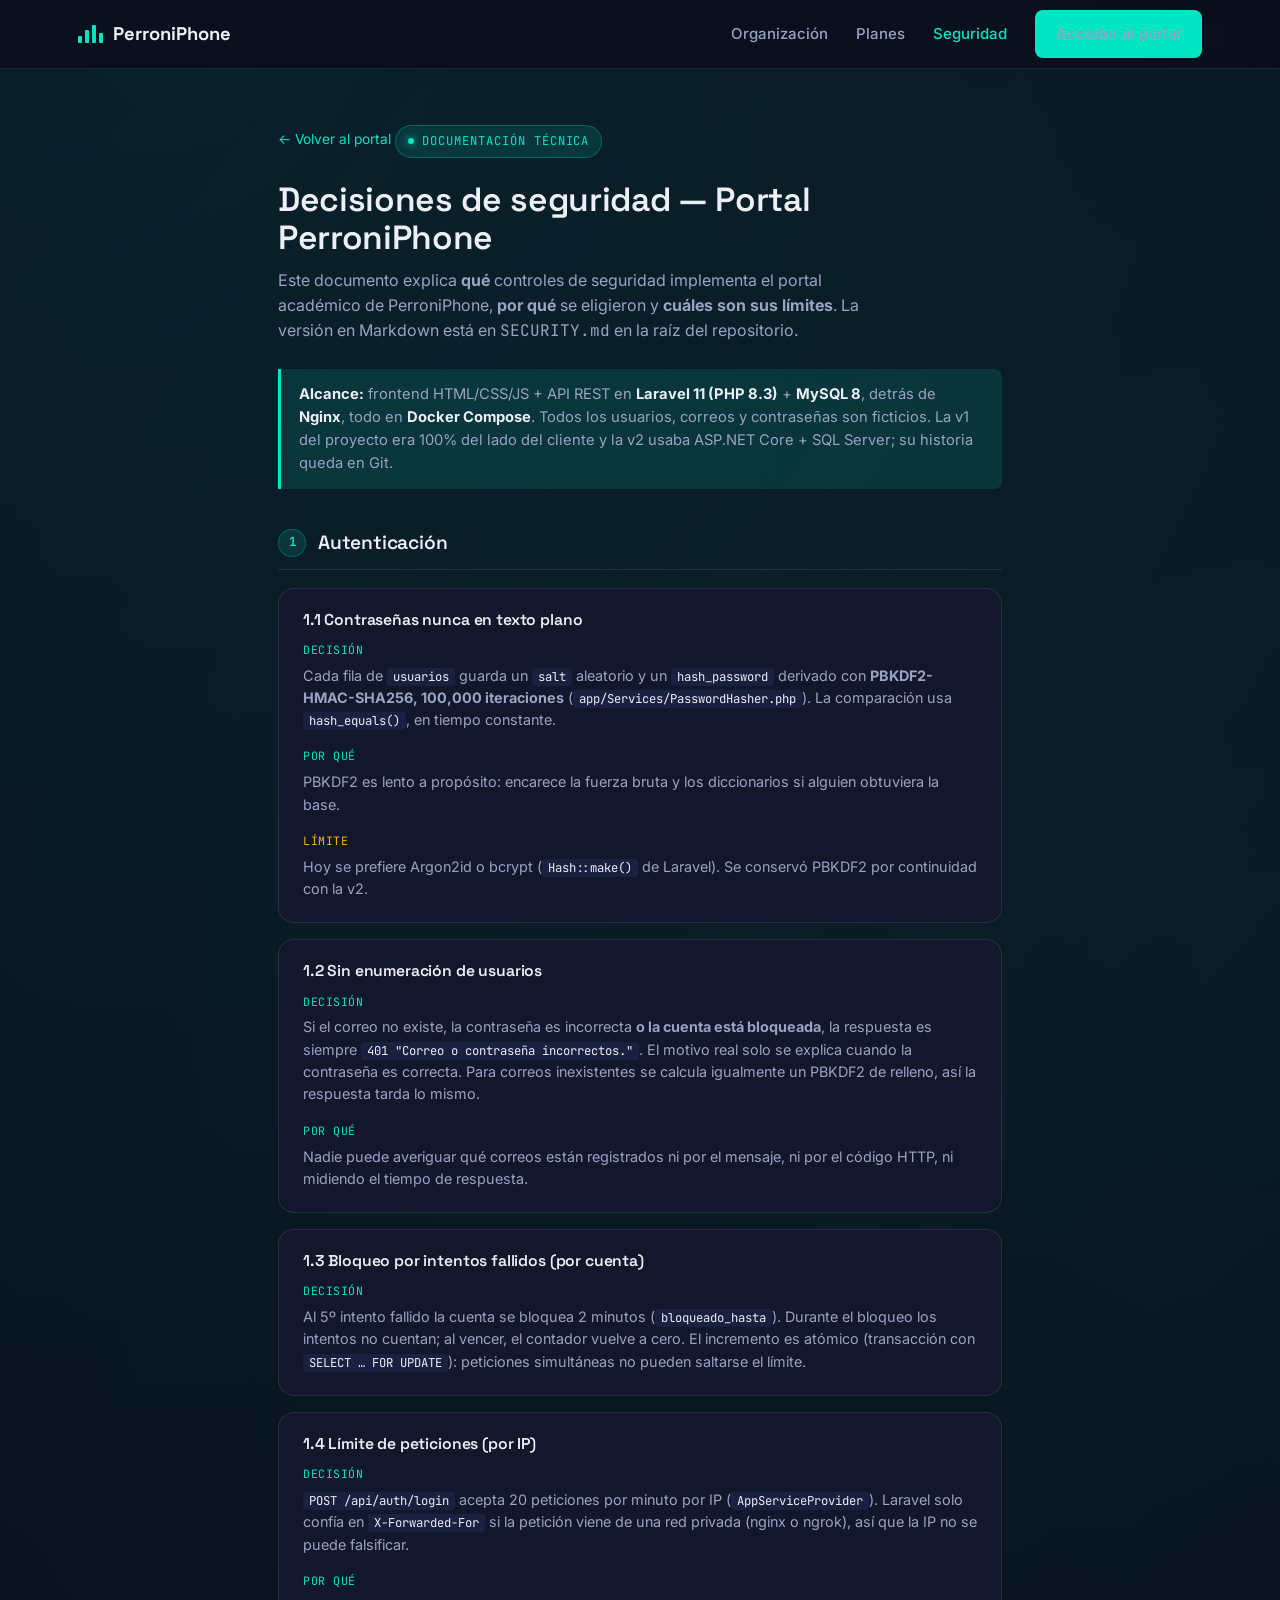
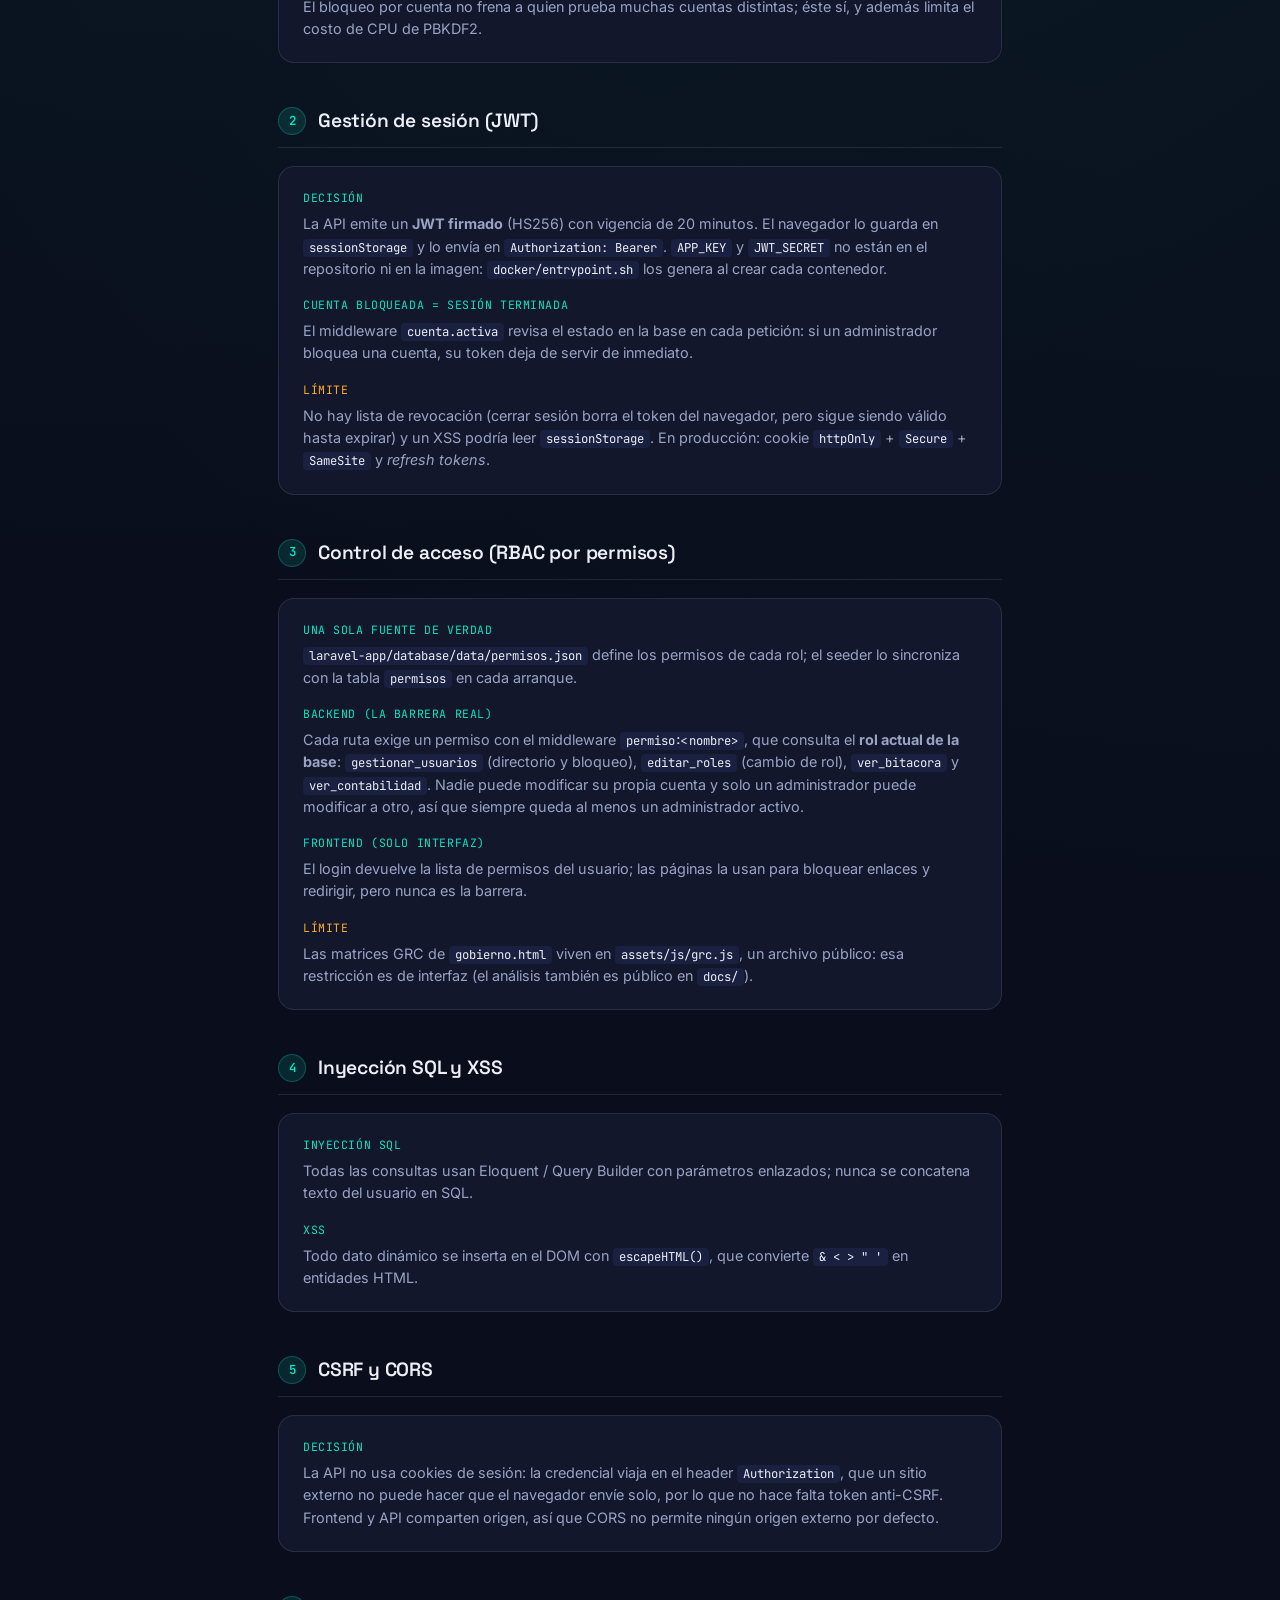
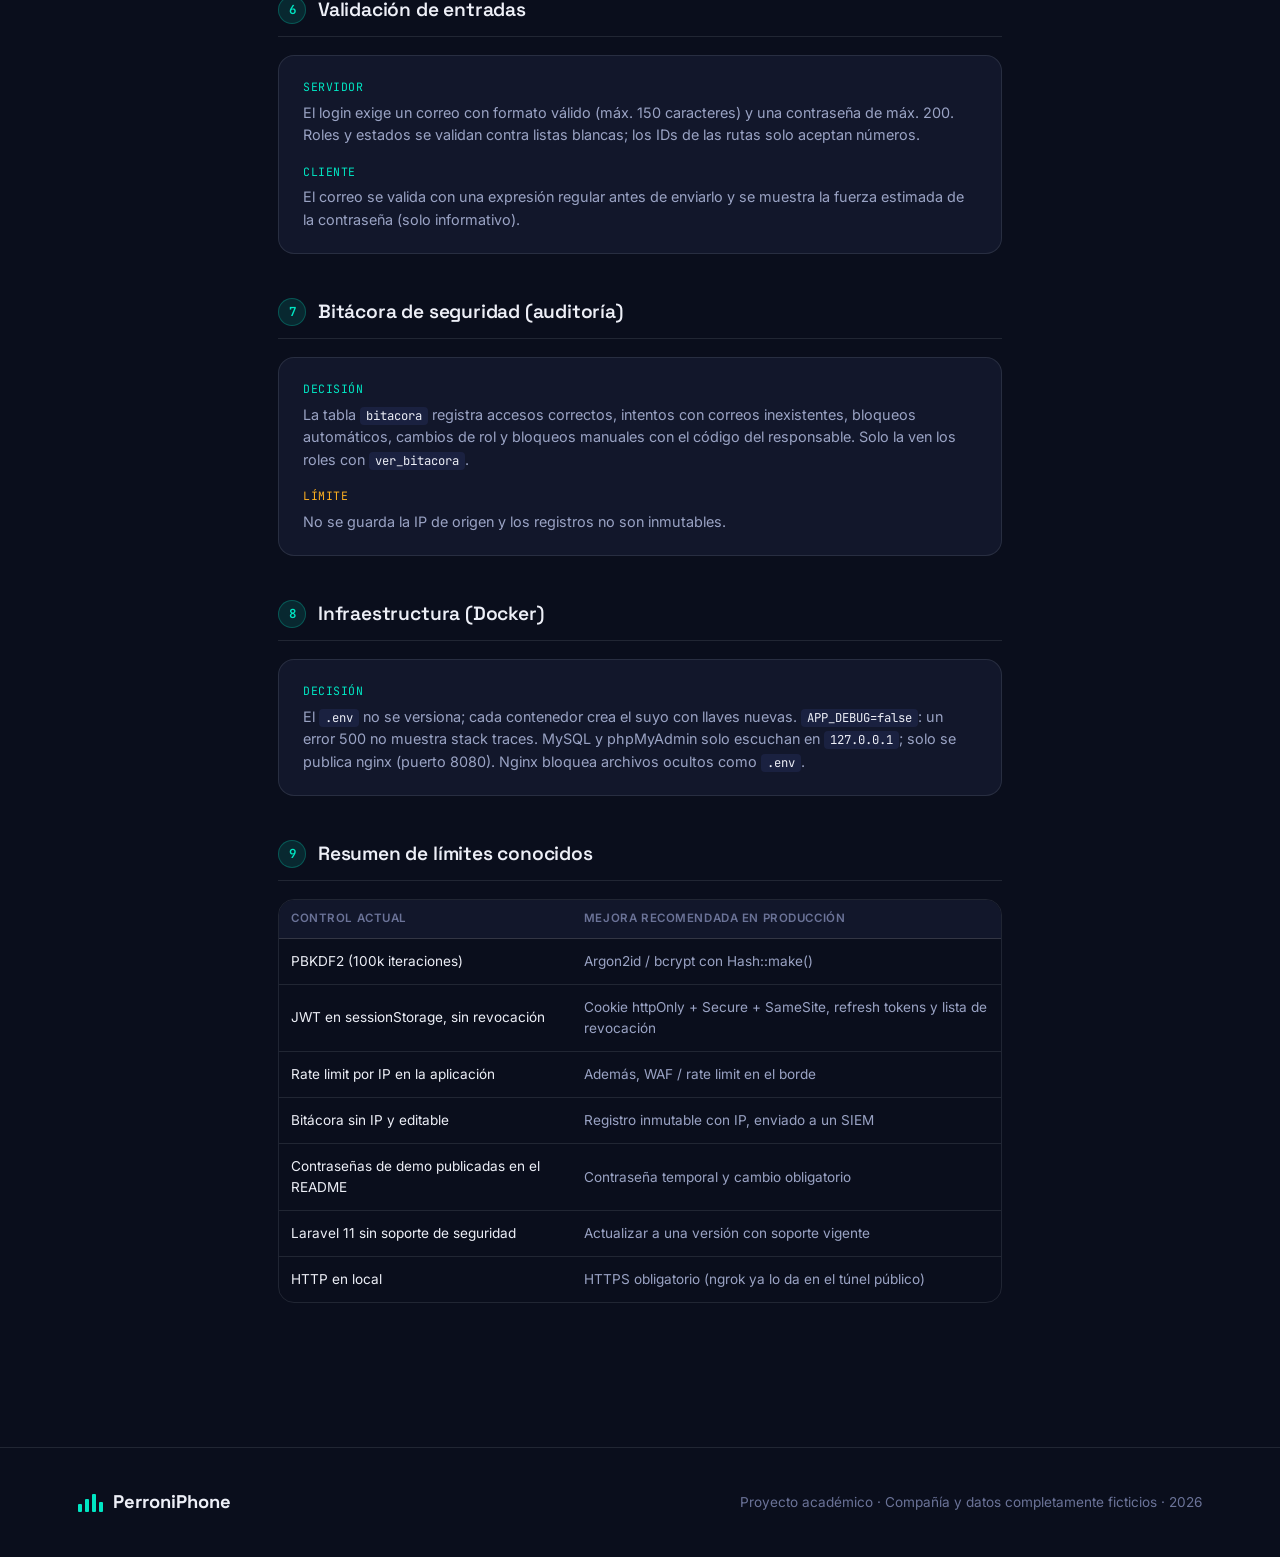
<file: laravel-app/public/security.html>
<!DOCTYPE html>
<html lang="es">
<head>
<meta charset="UTF-8">
<meta name="viewport" content="width=device-width, initial-scale=1.0">
<title>Documentación de seguridad — PerroniPhone</title>
<link rel="icon" href="data:image/svg+xml,%3Csvg xmlns=%27http://www.w3.org/2000/svg%27 viewBox=%270 0 32 32%27%3E%3Crect width=%2732%27 height=%2732%27 rx=%277%27 fill=%27%230a0e1c%27/%3E%3Crect x=%276%27 y=%2718%27 width=%274%27 height=%278%27 rx=%271%27 fill=%27%2300e6c3%27/%3E%3Crect x=%2713%27 y=%2712%27 width=%274%27 height=%2714%27 rx=%271%27 fill=%27%2300e6c3%27/%3E%3Crect x=%2720%27 y=%276%27 width=%274%27 height=%2720%27 rx=%271%27 fill=%27%2300e6c3%27/%3E%3C/svg%3E">
<link rel="stylesheet" href="assets/css/styles.css">
<style>
  .doc-shell { max-width: 780px; margin: 0 auto; padding: 56px 28px 100px; }
  .doc-shell h1 { font-size: clamp(1.6rem, 3vw, 2.1rem); margin-bottom: 10px; }
  .doc-shell > p.lead { font-size: 1rem; max-width: 62ch; }
  .doc-quote {
    border-left: 3px solid var(--signal); background: var(--signal-soft);
    padding: 14px 18px; border-radius: 0 8px 8px 0; font-size: 0.92rem; color: var(--ink-dim); margin: 26px 0 40px;
  }
  .doc-quote b { color: var(--ink); }
  .doc-section { margin-bottom: 44px; }
  .doc-section > h2 {
    font-size: 1.2rem; display: flex; align-items: center; gap: 12px; margin-bottom: 18px;
    padding-bottom: 12px; border-bottom: 1px solid var(--line);
  }
  .doc-section > h2 .num {
    font-family: var(--f-mono); font-size: 0.78rem; color: var(--signal);
    background: var(--signal-soft); border: 1px solid rgba(0,230,195,0.25);
    width: 28px; height: 28px; border-radius: 50%; display: flex; align-items: center; justify-content: center; flex-shrink: 0;
  }
  .control { background: var(--bg-panel); border: 1px solid var(--line); border-radius: var(--radius-lg); padding: 22px 24px; margin-bottom: 16px; }
  .control h3 { font-size: 0.98rem; margin-bottom: 12px; }
  .control dl { margin: 0; }
  .control dt {
    font-family: var(--f-mono); font-size: 0.72rem; text-transform: uppercase; letter-spacing: 0.05em;
    color: var(--signal); margin-bottom: 6px; margin-top: 16px;
  }
  .control dt:first-child { margin-top: 0; }
  .control dt.limite { color: var(--alert); }
  .control dd { margin: 0; font-size: 0.9rem; color: var(--ink-dim); }
  .control code { background: var(--bg-elevated); padding: 1px 6px; border-radius: 4px; font-size: 0.85em; color: var(--ink); }

  .doc-table-wrap { overflow-x: auto; border: 1px solid var(--line); border-radius: var(--radius-lg); }
  .doc-table-wrap table { min-width: 640px; }
  .doc-table-wrap thead th { background: var(--bg-panel); }
  .doc-table-wrap td { font-size: 0.85rem; color: var(--ink-dim); }
  .doc-table-wrap td:first-child { color: var(--ink); }

  .back-link { display: inline-flex; align-items: center; gap: 6px; font-size: 0.86rem; margin-bottom: 30px; }
</style>
</head>
<body>

<nav class="navbar">
  <div class="shell">
    <a href="index.html" class="brand">
      <span class="bars"><i></i><i></i><i></i><i></i></span>
      PerroniPhone
    </a>
    <div class="navlinks">
      <a href="index.html#organizacion">Organización</a>
      <a href="index.html#planes">Planes</a>
      <a href="security.html" class="active">Seguridad</a>
      <a href="login.html" class="btn btn-primary">Acceder al portal</a>
    </div>
  </div>
</nav>

<div class="doc-shell">
  <a href="index.html" class="back-link">← Volver al portal</a>

  <span class="eyebrow"><span class="dot"></span> Documentación técnica</span>
  <h1>Decisiones de seguridad — Portal PerroniPhone</h1>
  <p class="lead">
    Este documento explica <b>qué</b> controles de seguridad implementa el portal
    académico de PerroniPhone, <b>por qué</b> se eligieron y <b>cuáles son sus
    límites</b>. La versión en Markdown está en <code>SECURITY.md</code> en la raíz
    del repositorio.
  </p>

  <div class="doc-quote">
    <b>Alcance:</b> frontend HTML/CSS/JS + API REST en <b>Laravel 11 (PHP 8.3)</b>
    + <b>MySQL 8</b>, detrás de <b>Nginx</b>, todo en <b>Docker Compose</b>.
    Todos los usuarios, correos y contraseñas son ficticios. La v1 del proyecto
    era 100% del lado del cliente y la v2 usaba ASP.NET Core + SQL Server; su
    historia queda en Git.
  </div>

  <div class="doc-section">
    <h2><span class="num">1</span> Autenticación</h2>
    <div class="control">
      <h3>1.1 Contraseñas nunca en texto plano</h3>
      <dl>
        <dt>Decisión</dt>
        <dd>Cada fila de <code>usuarios</code> guarda un <code>salt</code> aleatorio y un <code>hash_password</code> derivado con <b>PBKDF2-HMAC-SHA256, 100,000 iteraciones</b> (<code>app/Services/PasswordHasher.php</code>). La comparación usa <code>hash_equals()</code>, en tiempo constante.</dd>
        <dt>Por qué</dt>
        <dd>PBKDF2 es lento a propósito: encarece la fuerza bruta y los diccionarios si alguien obtuviera la base.</dd>
        <dt class="limite">Límite</dt>
        <dd>Hoy se prefiere Argon2id o bcrypt (<code>Hash::make()</code> de Laravel). Se conservó PBKDF2 por continuidad con la v2.</dd>
      </dl>
    </div>
    <div class="control">
      <h3>1.2 Sin enumeración de usuarios</h3>
      <dl>
        <dt>Decisión</dt>
        <dd>Si el correo no existe, la contraseña es incorrecta <b>o la cuenta está bloqueada</b>, la respuesta es siempre <code>401 "Correo o contraseña incorrectos."</code>. El motivo real solo se explica cuando la contraseña es correcta. Para correos inexistentes se calcula igualmente un PBKDF2 de relleno, así la respuesta tarda lo mismo.</dd>
        <dt>Por qué</dt>
        <dd>Nadie puede averiguar qué correos están registrados ni por el mensaje, ni por el código HTTP, ni midiendo el tiempo de respuesta.</dd>
      </dl>
    </div>
    <div class="control">
      <h3>1.3 Bloqueo por intentos fallidos (por cuenta)</h3>
      <dl>
        <dt>Decisión</dt>
        <dd>Al 5º intento fallido la cuenta se bloquea 2 minutos (<code>bloqueado_hasta</code>). Durante el bloqueo los intentos no cuentan; al vencer, el contador vuelve a cero. El incremento es atómico (transacción con <code>SELECT … FOR UPDATE</code>): peticiones simultáneas no pueden saltarse el límite.</dd>
      </dl>
    </div>
    <div class="control">
      <h3>1.4 Límite de peticiones (por IP)</h3>
      <dl>
        <dt>Decisión</dt>
        <dd><code>POST /api/auth/login</code> acepta 20 peticiones por minuto por IP (<code>AppServiceProvider</code>). Laravel solo confía en <code>X-Forwarded-For</code> si la petición viene de una red privada (nginx o ngrok), así que la IP no se puede falsificar.</dd>
        <dt>Por qué</dt>
        <dd>El bloqueo por cuenta no frena a quien prueba muchas cuentas distintas; éste sí, y además limita el costo de CPU de PBKDF2.</dd>
      </dl>
    </div>
  </div>

  <div class="doc-section">
    <h2><span class="num">2</span> Gestión de sesión (JWT)</h2>
    <div class="control">
      <dl>
        <dt>Decisión</dt>
        <dd>La API emite un <b>JWT firmado</b> (HS256) con vigencia de 20 minutos. El navegador lo guarda en <code>sessionStorage</code> y lo envía en <code>Authorization: Bearer</code>. <code>APP_KEY</code> y <code>JWT_SECRET</code> no están en el repositorio ni en la imagen: <code>docker/entrypoint.sh</code> los genera al crear cada contenedor.</dd>
        <dt>Cuenta bloqueada = sesión terminada</dt>
        <dd>El middleware <code>cuenta.activa</code> revisa el estado en la base en cada petición: si un administrador bloquea una cuenta, su token deja de servir de inmediato.</dd>
        <dt class="limite">Límite</dt>
        <dd>No hay lista de revocación (cerrar sesión borra el token del navegador, pero sigue siendo válido hasta expirar) y un XSS podría leer <code>sessionStorage</code>. En producción: cookie <code>httpOnly</code> + <code>Secure</code> + <code>SameSite</code> y <i>refresh tokens</i>.</dd>
      </dl>
    </div>
  </div>

  <div class="doc-section">
    <h2><span class="num">3</span> Control de acceso (RBAC por permisos)</h2>
    <div class="control">
      <dl>
        <dt>Una sola fuente de verdad</dt>
        <dd><code>laravel-app/database/data/permisos.json</code> define los permisos de cada rol; el seeder lo sincroniza con la tabla <code>permisos</code> en cada arranque.</dd>
        <dt>Backend (la barrera real)</dt>
        <dd>Cada ruta exige un permiso con el middleware <code>permiso:&lt;nombre&gt;</code>, que consulta el <b>rol actual de la base</b>: <code>gestionar_usuarios</code> (directorio y bloqueo), <code>editar_roles</code> (cambio de rol), <code>ver_bitacora</code> y <code>ver_contabilidad</code>. Nadie puede modificar su propia cuenta y solo un administrador puede modificar a otro, así que siempre queda al menos un administrador activo.</dd>
        <dt>Frontend (solo interfaz)</dt>
        <dd>El login devuelve la lista de permisos del usuario; las páginas la usan para bloquear enlaces y redirigir, pero nunca es la barrera.</dd>
        <dt class="limite">Límite</dt>
        <dd>Las matrices GRC de <code>gobierno.html</code> viven en <code>assets/js/grc.js</code>, un archivo público: esa restricción es de interfaz (el análisis también es público en <code>docs/</code>).</dd>
      </dl>
    </div>
  </div>

  <div class="doc-section">
    <h2><span class="num">4</span> Inyección SQL y XSS</h2>
    <div class="control">
      <dl>
        <dt>Inyección SQL</dt>
        <dd>Todas las consultas usan Eloquent / Query Builder con parámetros enlazados; nunca se concatena texto del usuario en SQL.</dd>
        <dt>XSS</dt>
        <dd>Todo dato dinámico se inserta en el DOM con <code>escapeHTML()</code>, que convierte <code>&amp; &lt; &gt; &quot; &#039;</code> en entidades HTML.</dd>
      </dl>
    </div>
  </div>

  <div class="doc-section">
    <h2><span class="num">5</span> CSRF y CORS</h2>
    <div class="control">
      <dl>
        <dt>Decisión</dt>
        <dd>La API no usa cookies de sesión: la credencial viaja en el header <code>Authorization</code>, que un sitio externo no puede hacer que el navegador envíe solo, por lo que no hace falta token anti-CSRF. Frontend y API comparten origen, así que CORS no permite ningún origen externo por defecto.</dd>
      </dl>
    </div>
  </div>

  <div class="doc-section">
    <h2><span class="num">6</span> Validación de entradas</h2>
    <div class="control">
      <dl>
        <dt>Servidor</dt>
        <dd>El login exige un correo con formato válido (máx. 150 caracteres) y una contraseña de máx. 200. Roles y estados se validan contra listas blancas; los IDs de las rutas solo aceptan números.</dd>
        <dt>Cliente</dt>
        <dd>El correo se valida con una expresión regular antes de enviarlo y se muestra la fuerza estimada de la contraseña (solo informativo).</dd>
      </dl>
    </div>
  </div>

  <div class="doc-section">
    <h2><span class="num">7</span> Bitácora de seguridad (auditoría)</h2>
    <div class="control">
      <dl>
        <dt>Decisión</dt>
        <dd>La tabla <code>bitacora</code> registra accesos correctos, intentos con correos inexistentes, bloqueos automáticos, cambios de rol y bloqueos manuales con el código del responsable. Solo la ven los roles con <code>ver_bitacora</code>.</dd>
        <dt class="limite">Límite</dt>
        <dd>No se guarda la IP de origen y los registros no son inmutables.</dd>
      </dl>
    </div>
  </div>

  <div class="doc-section">
    <h2><span class="num">8</span> Infraestructura (Docker)</h2>
    <div class="control">
      <dl>
        <dt>Decisión</dt>
        <dd>El <code>.env</code> no se versiona; cada contenedor crea el suyo con llaves nuevas. <code>APP_DEBUG=false</code>: un error 500 no muestra stack traces. MySQL y phpMyAdmin solo escuchan en <code>127.0.0.1</code>; solo se publica nginx (puerto 8080). Nginx bloquea archivos ocultos como <code>.env</code>.</dd>
      </dl>
    </div>
  </div>

  <div class="doc-section">
    <h2><span class="num">9</span> Resumen de límites conocidos</h2>
    <div class="doc-table-wrap">
      <table>
        <thead>
          <tr><th>Control actual</th><th>Mejora recomendada en producción</th></tr>
        </thead>
        <tbody>
          <tr><td>PBKDF2 (100k iteraciones)</td><td>Argon2id / bcrypt con Hash::make()</td></tr>
          <tr><td>JWT en sessionStorage, sin revocación</td><td>Cookie httpOnly + Secure + SameSite, refresh tokens y lista de revocación</td></tr>
          <tr><td>Rate limit por IP en la aplicación</td><td>Además, WAF / rate limit en el borde</td></tr>
          <tr><td>Bitácora sin IP y editable</td><td>Registro inmutable con IP, enviado a un SIEM</td></tr>
          <tr><td>Contraseñas de demo publicadas en el README</td><td>Contraseña temporal y cambio obligatorio</td></tr>
          <tr><td>Laravel 11 sin soporte de seguridad</td><td>Actualizar a una versión con soporte vigente</td></tr>
          <tr><td>HTTP en local</td><td>HTTPS obligatorio (ngrok ya lo da en el túnel público)</td></tr>
        </tbody>
      </table>
    </div>
  </div>
</div>

<footer>
  <div class="shell">
    <div class="brand"><span class="bars"><i></i><i></i><i></i><i></i></span> PerroniPhone</div>
    <p>Proyecto académico · Compañía y datos completamente ficticios · 2026</p>
  </div>
</footer>

</body>
</html>
</file>
<file: assets/css/styles.css>
/* ============================================================
   PerroniPhone — Sistema de diseño
   ------------------------------------------------------------
   Dirección visual: "documento técnico". El portal se presenta
   como un plano o una especificación impresa: papel hueso, tinta
   casi negra, azul de plano para la estructura y reglas finas en
   lugar de sombras. El color no decora: solo marca severidad
   (crítico, alto, medio, bajo) y estado.
   ============================================================ */

@import url('https://fonts.googleapis.com/css2?family=Archivo:wght@400;500;600;700&family=Spectral:ital,wght@0,400;0,600;1,400&family=IBM+Plex+Mono:wght@400;500;600&display=swap');

:root {
  /* El diseño se compromete con un solo tema, claro y de alto
     contraste. Se declara para que el navegador no invierta los
     controles de formulario por su cuenta. */
  color-scheme: light;

  /* Superficies */
  --paper: #EFEDE7;
  --surface: #F8F6F1;
  --surface-2: #FFFFFF;

  /* Tinta */
  --ink: #16181C;
  --ink-2: #55524B;
  --ink-3: #837E74;

  /* Reglas */
  --rule: #DAD5CA;
  --rule-2: #C2BCAD;

  /* Azul de plano técnico */
  --blue: #1B4D8F;
  --blue-2: #12376A;
  --blue-3: #4A79BC;
  --blue-wash: #E7ECF4;

  /* Severidad y estado */
  --rust: #A63A22;
  --rust-2: #8E2C18;
  --rust-wash: #F6EAE6;
  --amber: #8A6414;
  --amber-wash: #F5EEDB;
  --green: #2F6B4F;
  --green-wash: #E5EEE8;

  /* Tipografía */
  --f-display: 'Archivo', 'Helvetica Neue', Arial, sans-serif;
  --f-text: 'Spectral', Georgia, 'Times New Roman', serif;
  --f-mono: 'IBM Plex Mono', ui-monospace, Consolas, monospace;

  /* Geometría — esquinas casi rectas, como un documento */
  --radius: 2px;
  --radius-lg: 3px;
  --shell: 1140px;
}

* { box-sizing: border-box; }
html { scroll-behavior: smooth; }

@media (prefers-reduced-motion: reduce) {
  html { scroll-behavior: auto; }
  *, *::before, *::after { animation: none !important; transition: none !important; }
}

body {
  margin: 0;
  background: var(--paper);
  color: var(--ink);
  font-family: var(--f-text);
  font-size: 17px;
  line-height: 1.6;
  -webkit-font-smoothing: antialiased;
}

h1, h2, h3, h4 {
  font-family: var(--f-display);
  font-weight: 600;
  line-height: 1.12;
  margin: 0 0 0.5em;
  letter-spacing: -0.018em;
  text-wrap: balance;
}

p { margin: 0 0 1em; }
p:last-child { margin-bottom: 0; }

a { color: var(--blue); text-underline-offset: 2px; }
a:hover { color: var(--blue-2); }

:focus-visible {
  outline: 2px solid var(--blue);
  outline-offset: 2px;
  border-radius: var(--radius);
}

code, .mono { font-family: var(--f-mono); }
code {
  font-size: 0.85em;
  background: var(--blue-wash);
  padding: 0.1em 0.36em;
  border-radius: var(--radius);
}

table { font-variant-numeric: tabular-nums; }

.shell { max-width: var(--shell); margin: 0 auto; padding: 0 32px; }

section { padding: 76px 0; border-top: 1px solid var(--rule); }

/* ---------- Marca ---------- */

.brand {
  display: flex; align-items: center; gap: 11px;
  font-family: var(--f-display); font-weight: 700; font-size: 1.06rem;
  letter-spacing: -0.02em; color: var(--ink); text-decoration: none;
}
.brand:hover { color: var(--ink); }

/* Barras de señal: estáticas, dibujadas como un diagrama, no como un logo animado. */
.brand .bars { display: flex; align-items: flex-end; gap: 2px; height: 17px; }
.brand .bars i { display: block; width: 3px; background: var(--blue); }
.brand .bars i:nth-child(1) { height: 35%; }
.brand .bars i:nth-child(2) { height: 60%; }
.brand .bars i:nth-child(3) { height: 100%; }
.brand .bars i:nth-child(4) { height: 78%; }

/* ---------- Barra de navegación ---------- */

.navbar {
  background: var(--paper);
  border-bottom: 1px solid var(--ink);
  position: sticky; top: 0; z-index: 40;
}
.navbar .shell {
  display: flex; align-items: center; justify-content: space-between;
  height: 66px; gap: 24px;
}

.navlinks { display: flex; align-items: center; gap: 26px; }
.navlinks a {
  font-family: var(--f-mono); font-size: 0.73rem; font-weight: 500;
  letter-spacing: 0.09em; text-transform: uppercase;
  color: var(--ink-2); text-decoration: none;
}
.navlinks a:hover { color: var(--blue); }
.navlinks a.active { color: var(--blue); }
/* Un botón dentro del menú conserva su propio tratamiento: la regla
   anterior es más específica que .btn y le ganaría el color. */
.navlinks a.btn {
  font-family: var(--f-display); font-size: 0.82rem; font-weight: 600;
  letter-spacing: 0.01em; text-transform: none; padding: 9px 17px;
}
.navlinks a.btn-primary { color: #FFFFFF; }
.navlinks a.btn-primary:hover { color: #FFFFFF; }
.navlinks a.btn-ghost { color: var(--ink); }

/* ---------- Etiquetas de sección ---------- */

.eyebrow {
  display: inline-flex; align-items: center; gap: 9px;
  font-family: var(--f-mono); font-size: 0.71rem; font-weight: 500;
  letter-spacing: 0.13em; text-transform: uppercase;
  color: var(--blue); margin-bottom: 16px;
}
/* Marcador cuadrado, como la viñeta de una leyenda de plano. */
.eyebrow .dot { width: 7px; height: 7px; background: var(--blue); flex-shrink: 0; }

.section-head { max-width: 62ch; margin-bottom: 40px; }
.section-head h2 { font-size: clamp(1.6rem, 3vw, 2.15rem); margin-bottom: 14px; }
.section-head p { color: var(--ink-2); margin: 0; }

/* ---------- Botones ---------- */

.btn {
  display: inline-flex; align-items: center; justify-content: center; gap: 8px;
  font-family: var(--f-display); font-size: 0.86rem; font-weight: 600;
  letter-spacing: 0.01em; padding: 11px 20px; border-radius: var(--radius);
  border: 1px solid transparent; cursor: pointer; text-decoration: none;
  transition: background-color .15s ease, color .15s ease, border-color .15s ease;
}
.btn:hover { text-decoration: none; }
.btn-primary { background: var(--blue); color: #FFFFFF; border-color: var(--blue); }
.btn-primary:hover { background: var(--blue-2); border-color: var(--blue-2); color: #FFFFFF; }
.btn-ghost { background: transparent; color: var(--ink); border-color: var(--rule-2); }
.btn-ghost:hover { border-color: var(--ink); color: var(--ink); background: var(--surface); }
.btn-danger { background: var(--rust-wash); color: var(--rust); border-color: var(--rust); }
.btn-danger:hover { background: var(--rust); color: #FFFFFF; }
.btn-block { width: 100%; }
.btn[disabled] { opacity: 0.45; cursor: not-allowed; }

/* ---------- Portada ---------- */

.hero { padding: 88px 0 76px; }
.hero .shell {
  display: grid; grid-template-columns: 1.05fr 0.95fr;
  gap: 56px; align-items: center;
}
.hero .shell > * { min-width: 0; }
.hero h1 {
  font-size: clamp(2.1rem, 4.1vw, 3.05rem);
  font-weight: 700; letter-spacing: -0.028em; max-width: 19ch;
  margin-bottom: 22px;
}
.hero .lead { font-size: 1.1rem; max-width: 46ch; color: var(--ink-2); }
.hero-actions { display: flex; gap: 12px; margin-top: 30px; flex-wrap: wrap; }

/* ---------- Diagrama de red ---------- */

.net-diagram {
  position: relative; height: 340px;
  background: var(--surface-2);
  border: 1px solid var(--rule-2);
  border-radius: var(--radius-lg);
  /* Retícula de plano técnico */
  background-image:
    linear-gradient(var(--rule) 1px, transparent 1px),
    linear-gradient(90deg, var(--rule) 1px, transparent 1px);
  background-size: 28px 28px;
}
.net-diagram svg { width: 100%; height: 100%; display: block; }
.net-node { fill: var(--surface-2); stroke: var(--blue); stroke-width: 1.2; }
.net-node.core { fill: var(--blue-wash); stroke: var(--blue); stroke-width: 1.6; }
.net-pulse { fill: var(--blue); }
.net-line { stroke: var(--blue-3); stroke-width: 1; }
.net-line.live { stroke: var(--blue); stroke-dasharray: 3 3; }

/* ---------- Rejillas y bloques ---------- */

.grid-3 { display: grid; grid-template-columns: repeat(3, 1fr); gap: 18px; }
.grid-2 { display: grid; grid-template-columns: repeat(2, 1fr); gap: 18px; }
/* Los hijos de un grid nacen con min-width:auto, así que un contenido ancho
   (una tabla) ensancharía su columna y desbordaría la página. */
.grid-2 > *, .grid-3 > * { min-width: 0; }

.card {
  background: var(--surface-2);
  border: 1px solid var(--rule);
  border-radius: var(--radius-lg);
  padding: 26px 24px;
}
.card h3 { font-size: 1.02rem; margin-bottom: 10px; }
.card p { font-size: 0.95rem; color: var(--ink-2); }
/* Referencia del bloque, como la clave de una figura. */
.card .idx {
  display: block; font-family: var(--f-mono); font-size: 0.71rem; font-weight: 500;
  letter-spacing: 0.1em; text-transform: uppercase; color: var(--blue);
  padding-bottom: 12px; margin-bottom: 14px; border-bottom: 1px solid var(--rule);
}

/* ---------- Cifras ---------- */

.stat-row { display: flex; gap: 34px; flex-wrap: wrap; margin-top: 6px; }
.stat b {
  display: block; font-family: var(--f-display); font-weight: 600;
  font-size: 1.95rem; letter-spacing: -0.03em; line-height: 1.1; color: var(--ink);
}
.stat span {
  display: block; margin-top: 5px;
  font-family: var(--f-mono); font-size: 0.69rem; font-weight: 500;
  letter-spacing: 0.1em; text-transform: uppercase; color: var(--ink-3);
}

/* ---------- Cronología ---------- */

.timeline { border-left: 1px solid var(--rule-2); margin-left: 5px; padding-left: 26px; }
.timeline .t-item { position: relative; padding-bottom: 26px; }
.timeline .t-item:last-child { padding-bottom: 0; }
.timeline .t-item::before {
  content: ""; position: absolute; left: -31px; top: 7px;
  width: 9px; height: 9px; background: var(--blue);
}
.timeline .t-year {
  font-family: var(--f-mono); font-size: 0.75rem; font-weight: 500;
  letter-spacing: 0.06em; color: var(--blue);
}
.timeline h4 { margin: 5px 0 4px; font-size: 0.98rem; }
.timeline p { margin: 0; font-size: 0.92rem; color: var(--ink-2); }

/* ---------- Pie ---------- */

footer { border-top: 1px solid var(--ink); padding: 40px 0 56px; }
footer .shell { display: flex; flex-direction: column; gap: 12px; }
footer p {
  margin: 0; font-family: var(--f-mono); font-size: 0.73rem;
  letter-spacing: 0.05em; color: var(--ink-3);
}

/* ============================================================
   Acceso
   ============================================================ */

.auth-shell { display: grid; grid-template-columns: 1fr 1fr; min-height: 100vh; }

/* El costado se resuelve en azul sólido: es el único bloque del portal
   que invierte el papel, para separar el acceso del resto del sitio. */
.auth-visual {
  background: var(--blue-2);
  color: #FFFFFF;
  padding: 44px;
  display: flex; flex-direction: column; justify-content: space-between; gap: 40px;
  background-image:
    linear-gradient(rgba(255,255,255,.06) 1px, transparent 1px),
    linear-gradient(90deg, rgba(255,255,255,.06) 1px, transparent 1px);
  background-size: 28px 28px;
}
.auth-visual .brand { color: #FFFFFF; }
.auth-visual .brand .bars i { background: #FFFFFF; }
.auth-visual .eyebrow { color: #FFFFFF; }
.auth-visual .eyebrow .dot { background: #FFFFFF; }
.auth-visual h2 { color: #FFFFFF; }
.auth-visual p { color: rgba(255, 255, 255, 0.78); }
.auth-visual .mono { color: rgba(255, 255, 255, 0.6); }

.auth-form-side {
  display: flex; align-items: center; justify-content: center;
  padding: 48px; background: var(--paper);
}
.auth-box { width: 100%; max-width: 396px; }
.auth-box h1 { font-size: 1.75rem; margin-bottom: 8px; }
.auth-box .lead { font-size: 0.95rem; color: var(--ink-2); margin-bottom: 30px; }

/* ---------- Formularios ---------- */

.field { margin-bottom: 20px; }
.field label {
  display: block; margin-bottom: 8px;
  font-family: var(--f-mono); font-size: 0.7rem; font-weight: 500;
  letter-spacing: 0.1em; text-transform: uppercase; color: var(--ink-2);
}
.field .hint {
  margin: 7px 0 0;
  font-family: var(--f-mono); font-size: 0.72rem; color: var(--ink-3);
}
.input-wrap { position: relative; }
.input-wrap input, .input-wrap select {
  width: 100%; padding: 12px 14px;
  background: var(--surface-2); color: var(--ink);
  border: 1px solid var(--rule-2); border-radius: var(--radius);
  font-family: var(--f-display); font-size: 0.94rem;
}
.input-wrap input::placeholder { color: var(--ink-3); }
.input-wrap input:focus, .input-wrap select:focus {
  outline: none; border-color: var(--blue);
  box-shadow: 0 0 0 3px var(--blue-wash);
}
.toggle-visibility {
  position: absolute; right: 8px; top: 50%; transform: translateY(-50%);
  background: none; border: 0; cursor: pointer; padding: 6px 8px;
  font-family: var(--f-mono); font-size: 0.68rem; font-weight: 500;
  letter-spacing: 0.08em; color: var(--ink-3);
}
.toggle-visibility:hover { color: var(--blue); }

.form-alert {
  display: none; gap: 10px; align-items: flex-start;
  padding: 13px 15px; margin-bottom: 22px;
  border: 1px solid var(--rule-2); border-left-width: 3px;
  border-radius: var(--radius);
  font-family: var(--f-display); font-size: 0.88rem;
}
.form-alert.show { display: flex; }
.form-alert.error { background: var(--rust-wash); border-color: var(--rule); border-left-color: var(--rust); color: var(--rust-2); }
.form-alert.warn { background: var(--amber-wash); border-color: var(--rule); border-left-color: var(--amber); color: var(--amber); }
.form-alert.ok { background: var(--green-wash); border-color: var(--rule); border-left-color: var(--green); color: var(--green); }

.demo-creds {
  margin-top: 26px; padding: 16px 18px;
  border: 1px solid var(--rule-2); border-radius: var(--radius);
  background: var(--surface);
}
.demo-creds p {
  margin: 0 0 9px;
  font-family: var(--f-mono); font-size: 0.68rem; font-weight: 500;
  letter-spacing: 0.11em; text-transform: uppercase; color: var(--ink-3);
}
.demo-creds code {
  display: block; background: none; padding: 0;
  font-size: 0.78rem; line-height: 1.85; color: var(--ink-2);
}

/* ============================================================
   Aplicación interna
   ============================================================ */

.app-shell { display: grid; grid-template-columns: 254px 1fr; min-height: 100vh; }

.app-sidebar {
  background: var(--surface-2);
  border-right: 1px solid var(--rule-2);
  padding: 24px 16px; display: flex; flex-direction: column;
}
.app-sidebar .brand { margin: 0 0 30px 8px; }

.app-nav { display: flex; flex-direction: column; gap: 2px; flex: 1; }
.app-nav a {
  display: flex; align-items: center; gap: 11px;
  padding: 10px 12px; border-radius: var(--radius);
  border-left: 2px solid transparent;
  font-family: var(--f-display); font-size: 0.88rem; font-weight: 500;
  color: var(--ink-2); text-decoration: none;
}
.app-nav a:hover { background: var(--surface); color: var(--ink); }
.app-nav a.active {
  background: var(--blue-wash); color: var(--blue);
  border-left-color: var(--blue); font-weight: 600;
}
.app-nav a.locked { opacity: 0.38; cursor: not-allowed; }
.app-nav a.locked:hover { background: none; color: var(--ink-2); }
.nav-ic { width: 17px; height: 17px; flex-shrink: 0; fill: currentColor; stroke: currentColor; }

.session-card {
  margin-top: 18px; padding-top: 16px;
  border-top: 1px solid var(--rule);
}
.session-card .who {
  font-family: var(--f-display); font-size: 0.88rem; font-weight: 600;
  margin-bottom: 8px;
}

.role-pill {
  display: inline-block;
  font-family: var(--f-mono); font-size: 0.65rem; font-weight: 500;
  letter-spacing: 0.09em; text-transform: uppercase;
  padding: 3px 8px; border-radius: var(--radius); border: 1px solid;
}
.role-pill.administrador { background: var(--blue-wash); color: var(--blue); border-color: var(--blue-3); }
.role-pill.soporte { background: var(--amber-wash); color: var(--amber); border-color: #C9A44F; }
.role-pill.cliente { background: var(--surface); color: var(--ink-2); border-color: var(--rule-2); }

.app-main { padding: 34px 40px 64px; max-width: 1120px; }

.app-header {
  display: flex; justify-content: space-between; align-items: flex-start;
  gap: 16px; flex-wrap: wrap;
  padding-bottom: 22px; margin-bottom: 26px;
  border-bottom: 1px solid var(--ink);
}
.app-header h1 { font-size: 1.6rem; margin-bottom: 6px; }
.app-header p { margin: 0; font-size: 0.93rem; color: var(--ink-2); }

.panel {
  background: var(--surface-2);
  border: 1px solid var(--rule);
  border-radius: var(--radius-lg);
  padding: 26px; margin-bottom: 18px;
}
.panel h2 { font-size: 1.02rem; margin-bottom: 6px; }
.panel .panel-sub {
  margin-bottom: 20px; font-size: 0.88rem; color: var(--ink-3);
  font-family: var(--f-display);
}

.status-dot { display: inline-block; width: 8px; height: 8px; margin-right: 7px; }
.status-dot.ok { background: var(--green); }
.status-dot.warn { background: var(--amber); }
.status-dot.off { background: var(--ink-3); }

/* ---------- Tablas ---------- */

table { width: 100%; border-collapse: collapse; font-family: var(--f-display); font-size: 0.88rem; }
thead th {
  text-align: left; padding: 0 14px 10px 0;
  border-bottom: 1px solid var(--rule-2);
  font-family: var(--f-mono); font-size: 0.66rem; font-weight: 500;
  letter-spacing: 0.1em; text-transform: uppercase; color: var(--ink-3);
  vertical-align: bottom;
}
tbody td {
  padding: 12px 14px 12px 0;
  border-bottom: 1px solid var(--rule);
  color: var(--ink); vertical-align: middle; line-height: 1.45;
}
tbody tr:last-child td { border-bottom: none; }
tbody tr:hover { background: var(--surface); }
th:last-child, td:last-child { padding-right: 0; }

.cell-id {
  font-family: var(--f-mono); font-size: 0.78rem;
  color: var(--ink-3); white-space: nowrap;
}

.table-scroll { overflow-x: auto; }
.table-scroll table { min-width: 640px; }
.table-scroll.narrow table { min-width: 0; }

/* ---------- Insignias de estado y severidad ---------- */

.badge {
  display: inline-flex; align-items: center;
  font-family: var(--f-mono); font-size: 0.66rem; font-weight: 500;
  letter-spacing: 0.08em; text-transform: uppercase;
  padding: 3px 8px; border-radius: var(--radius);
  border: 1px solid transparent; white-space: nowrap;
}
.badge.activo { background: var(--green-wash); color: var(--green); border-color: #9DBFAB; }
.badge.bloqueado { background: var(--rust-wash); color: var(--rust); border-color: #D9A597; }
.badge.critico { background: var(--rust-2); color: #FFFFFF; border-color: var(--rust-2); }
.badge.alto { background: var(--rust-wash); color: var(--rust); border-color: #D9A597; }
.badge.medio { background: var(--amber-wash); color: var(--amber); border-color: #C9A44F; }
.badge.bajo { background: var(--green-wash); color: var(--green); border-color: #9DBFAB; }

.tag {
  display: inline-block; margin-right: 4px;
  font-family: var(--f-mono); font-size: 0.7rem;
  padding: 2px 7px; border-radius: var(--radius);
  border: 1px solid var(--rule-2); background: var(--surface); color: var(--ink-2);
}
.tag.link { color: var(--blue); border-color: var(--blue-3); background: var(--blue-wash); }

/* ---------- Controles de tabla ---------- */

.row-actions { display: flex; gap: 8px; }
.icon-btn {
  background: var(--surface-2); border: 1px solid var(--rule-2); color: var(--ink-2);
  font-family: var(--f-display); font-size: 0.78rem; font-weight: 500;
  padding: 6px 11px; border-radius: var(--radius); cursor: pointer;
}
.icon-btn:hover { border-color: var(--blue); color: var(--blue); }

.select-role {
  background: var(--surface-2); color: var(--ink);
  border: 1px solid var(--rule-2); border-radius: var(--radius);
  padding: 6px 9px; font-family: var(--f-display); font-size: 0.83rem;
}
.select-role:focus { outline: none; border-color: var(--blue); box-shadow: 0 0 0 3px var(--blue-wash); }

/* ---------- Bitácora ---------- */

.log-list {
  list-style: none; margin: 0; padding: 0;
  font-family: var(--f-mono); font-size: 0.79rem;
  display: flex; flex-direction: column;
}
.log-list li {
  display: flex; gap: 14px; align-items: baseline;
  padding: 10px 0; border-bottom: 1px solid var(--rule);
  color: var(--ink-2);
}
.log-list li:last-child { border-bottom: none; }
.log-list .log-time { color: var(--ink-3); flex-shrink: 0; }
.log-list .log-ok { color: var(--green); }
.log-list .log-warn { color: var(--amber); }
.log-list .log-danger { color: var(--rust); }

/* ---------- Indicadores ---------- */

.kpi-grid { display: grid; grid-template-columns: repeat(4, 1fr); gap: 14px; }
.kpi {
  background: var(--surface); border: 1px solid var(--rule);
  border-top: 2px solid var(--rule-2);
  border-radius: var(--radius); padding: 17px 16px;
}
.kpi .kpi-name {
  font-family: var(--f-mono); font-size: 0.66rem; font-weight: 500;
  letter-spacing: 0.09em; text-transform: uppercase; color: var(--ink-3);
  line-height: 1.4;
}
.kpi .kpi-val {
  font-family: var(--f-display); font-size: 1.7rem; font-weight: 600;
  letter-spacing: -0.03em; line-height: 1.1; margin: 10px 0 6px;
}
.kpi .kpi-meta { font-family: var(--f-mono); font-size: 0.71rem; color: var(--ink-2); }
.kpi.ok { border-top-color: var(--green); }
.kpi.ok .kpi-val { color: var(--green); }
.kpi.warn { border-top-color: var(--amber); }
.kpi.warn .kpi-val { color: var(--amber); }
.kpi.danger { border-top-color: var(--rust); }
.kpi.danger .kpi-val { color: var(--rust); }

/* ---------- Mapa de calor ---------- */

.heat-wrap { overflow-x: auto; }
.heat {
  display: grid; grid-template-columns: 96px repeat(4, 1fr);
  gap: 4px; min-width: 540px;
}
.heat-axis {
  display: flex; align-items: center; justify-content: center; padding: 7px;
  font-family: var(--f-mono); font-size: 0.66rem; font-weight: 500;
  letter-spacing: 0.09em; text-transform: uppercase; color: var(--ink-3);
}
.heat-axis.row { justify-content: flex-end; text-align: right; }
.heat-cell {
  display: flex; flex-direction: column; justify-content: space-between; gap: 10px;
  min-height: 78px; padding: 12px 11px;
  border: 1px solid var(--rule-2); border-radius: var(--radius);
}
.heat-cell .lvl {
  font-family: var(--f-mono); font-size: 0.65rem; font-weight: 500;
  letter-spacing: 0.08em; text-transform: uppercase;
}
.heat-cell.critico { background: var(--rust-2); border-color: var(--rust-2); color: #FFFFFF; }
.heat-cell.alto { background: var(--rust-wash); border-color: #D9A597; color: var(--rust); }
.heat-cell.medio { background: var(--amber-wash); border-color: #C9A44F; color: var(--amber); }
.heat-cell.bajo { background: var(--green-wash); border-color: #9DBFAB; color: var(--green); }

.heat-chip {
  display: inline-block; margin-right: 4px;
  font-family: var(--f-mono); font-size: 0.73rem; font-weight: 600;
  padding: 3px 8px; border-radius: var(--radius);
  background: var(--surface-2); color: var(--ink); border: 1px solid currentColor;
}

.heat-legend {
  display: flex; flex-wrap: wrap; gap: 18px; margin-top: 16px;
  font-family: var(--f-mono); font-size: 0.71rem; color: var(--ink-3);
}
.heat-legend span { display: inline-flex; align-items: center; gap: 7px; }
.heat-legend i { width: 12px; height: 12px; display: inline-block; border: 1px solid var(--rule-2); }
.heat-legend i.critico { background: var(--rust-2); border-color: var(--rust-2); }
.heat-legend i.alto { background: var(--rust-wash); border-color: #D9A597; }
.heat-legend i.medio { background: var(--amber-wash); border-color: #C9A44F; }
.heat-legend i.bajo { background: var(--green-wash); border-color: #9DBFAB; }

/* ---------- Fichas desplegables ---------- */

.detalle { border-top: 1px solid var(--rule); padding-top: 14px; margin-top: 14px; }
.detalle summary {
  cursor: pointer; list-style: none;
  font-family: var(--f-display); font-size: 0.88rem; font-weight: 600; color: var(--ink-2);
}
.detalle summary::-webkit-details-marker { display: none; }
.detalle summary::before { content: "+ "; font-family: var(--f-mono); color: var(--blue); }
.detalle[open] summary::before { content: "\2212 "; }
.detalle summary:hover { color: var(--blue); }
.detalle .detalle-body { margin-top: 14px; font-size: 0.9rem; color: var(--ink-2); }

/* ---------- Acceso denegado ---------- */

.access-denied { text-align: center; padding: 80px 20px; }
.access-denied h1 { font-size: 2rem; }

/* ============================================================
   Adaptación a pantallas angostas
   ============================================================ */

@media (max-width: 900px) {
  body { font-size: 16px; }
  .shell { padding: 0 20px; }
  section { padding: 52px 0; }
  .hero { padding: 56px 0 48px; }
  .hero .shell { grid-template-columns: 1fr; gap: 36px; }
  .net-diagram { height: 240px; }
  .grid-3, .grid-2 { grid-template-columns: 1fr; }
  .kpi-grid { grid-template-columns: repeat(2, 1fr); }
  .auth-shell { grid-template-columns: 1fr; }
  .auth-visual { display: none; }
  .auth-form-side { padding: 32px 20px; }
  .app-shell { grid-template-columns: 1fr; }
  .app-sidebar {
    flex-direction: row; align-items: center; flex-wrap: wrap; gap: 12px;
    border-right: 0; border-bottom: 1px solid var(--rule-2); padding: 14px 18px;
  }
  .app-sidebar .brand { margin: 0; }
  .app-nav { flex-direction: row; flex-wrap: wrap; gap: 4px; flex: 1 1 100%; }
  .session-card { margin: 0; padding: 0; border: 0; }
  .app-main { padding: 24px 18px 48px; }
}

@media (max-width: 560px) {
  .navlinks { gap: 14px; }
  .navlinks a { font-size: 0.68rem; }
  .kpi-grid { grid-template-columns: 1fr; }
}
</file>
<file: laravel-app/public/assets/css/styles.css>
/* ============================================================
   PerroniPhone — Sistema de diseño
   Portal corporativo académico de una compañía telefónica ficticia
   ============================================================ */

@import url('https://fonts.googleapis.com/css2?family=Space+Grotesk:wght@400;500;600;700&family=Inter:wght@400;500;600;700&family=JetBrains+Mono:wght@400;500;700&display=swap');

:root {
  /* Color */
  --bg: #0a0e1c;
  --bg-panel: #12172b;
  --bg-elevated: #1a2140;
  --bg-elevated-2: #212a4f;
  --ink: #edeff7;
  --ink-dim: #9aa3c4;
  --ink-faint: #6b7398;
  --signal: #00e6c3;
  --signal-dim: #00a88e;
  --signal-soft: rgba(0, 230, 195, 0.12);
  --alert: #ffb020;
  --alert-soft: rgba(255, 176, 32, 0.14);
  --danger: #ff5d5d;
  --danger-soft: rgba(255, 93, 93, 0.14);
  --line: rgba(237, 239, 247, 0.1);
  --line-strong: rgba(237, 239, 247, 0.18);

  /* Type */
  --f-display: 'Space Grotesk', sans-serif;
  --f-body: 'Inter', sans-serif;
  --f-mono: 'JetBrains Mono', monospace;

  /* Layout */
  --radius: 10px;
  --radius-lg: 16px;
  --shell: 1180px;
}

* { box-sizing: border-box; }
html { scroll-behavior: smooth; }

body {
  margin: 0;
  background: var(--bg);
  background-image:
    radial-gradient(circle at 12% 0%, rgba(0, 230, 195, 0.08), transparent 45%),
    radial-gradient(circle at 100% 20%, rgba(0, 168, 142, 0.06), transparent 40%);
  color: var(--ink);
  font-family: var(--f-body);
  line-height: 1.55;
  -webkit-font-smoothing: antialiased;
}

h1, h2, h3, h4 {
  font-family: var(--f-display);
  font-weight: 600;
  line-height: 1.15;
  margin: 0 0 0.5em;
  letter-spacing: -0.01em;
}

p { margin: 0 0 1em; color: var(--ink-dim); }
a { color: var(--signal); text-decoration: none; }
a:hover { text-decoration: underline; }

code, .mono { font-family: var(--f-mono); }

:focus-visible {
  outline: 2px solid var(--signal);
  outline-offset: 3px;
  border-radius: 4px;
}

@media (prefers-reduced-motion: reduce) {
  *, *::before, *::after {
    animation-duration: 0.01ms !important;
    animation-iteration-count: 1 !important;
    transition-duration: 0.01ms !important;
    scroll-behavior: auto !important;
  }
}

.shell { max-width: var(--shell); margin: 0 auto; padding: 0 28px; }

/* ---------- Barra de navegación ---------- */
.navbar {
  position: sticky; top: 0; z-index: 40;
  background: rgba(10, 14, 28, 0.85);
  backdrop-filter: blur(10px);
  border-bottom: 1px solid var(--line);
}
.navbar .shell { display: flex; align-items: center; justify-content: space-between; height: 68px; }

.brand { display: flex; align-items: center; gap: 10px; font-family: var(--f-display); font-weight: 700; font-size: 1.15rem; color: var(--ink); }
.brand .bars { display: flex; align-items: flex-end; gap: 3px; height: 18px; }
.brand .bars i { display: block; width: 4px; background: var(--signal); border-radius: 1px; animation: pulse-bar 1.8s ease-in-out infinite; }
.brand .bars i:nth-child(1) { height: 40%; animation-delay: 0s; }
.brand .bars i:nth-child(2) { height: 70%; animation-delay: 0.2s; }
.brand .bars i:nth-child(3) { height: 100%; animation-delay: 0.4s; }
.brand .bars i:nth-child(4) { height: 55%; animation-delay: 0.6s; }
@keyframes pulse-bar { 0%, 100% { opacity: 0.45; } 50% { opacity: 1; } }

.navlinks { display: flex; align-items: center; gap: 28px; }
.navlinks a { color: var(--ink-dim); font-size: 0.94rem; font-weight: 500; }
.navlinks a:hover { color: var(--ink); text-decoration: none; }
.navlinks a.active { color: var(--signal); }

.btn {
  display: inline-flex; align-items: center; justify-content: center; gap: 8px;
  font-family: var(--f-body); font-weight: 600; font-size: 0.92rem;
  padding: 11px 20px; border-radius: 8px; border: 1px solid transparent;
  cursor: pointer; transition: transform 0.15s ease, background 0.15s ease, border-color 0.15s ease;
  text-decoration: none;
}
.btn:hover { text-decoration: none; }
.btn-primary { background: var(--signal); color: #04211c; }
.btn-primary:hover { background: #29f0d2; }
.btn-ghost { background: transparent; color: var(--ink); border-color: var(--line-strong); }
.btn-ghost:hover { border-color: var(--signal); color: var(--signal); }
.btn-danger { background: var(--danger-soft); color: var(--danger); border-color: rgba(255,93,93,0.3); }
.btn-danger:hover { background: rgba(255,93,93,0.22); }
.btn-block { width: 100%; }
.btn[disabled] { opacity: 0.45; cursor: not-allowed; }

/* ---------- Hero ---------- */
.hero { padding: 88px 0 64px; position: relative; overflow: hidden; }
.hero .shell { display: grid; grid-template-columns: 1.1fr 0.9fr; gap: 48px; align-items: center; }
.eyebrow {
  display: inline-flex; align-items: center; gap: 8px;
  font-family: var(--f-mono); font-size: 0.76rem; letter-spacing: 0.08em; text-transform: uppercase;
  color: var(--signal); background: var(--signal-soft); border: 1px solid rgba(0,230,195,0.25);
  padding: 6px 12px; border-radius: 100px; margin-bottom: 18px;
}
.eyebrow .dot { width: 6px; height: 6px; border-radius: 50%; background: var(--signal); box-shadow: 0 0 8px var(--signal); }

.hero h1 { font-size: clamp(2.1rem, 4vw, 3.2rem); max-width: 15ch; }
.hero .lead { font-size: 1.08rem; max-width: 46ch; }
.hero-actions { display: flex; gap: 14px; margin-top: 28px; flex-wrap: wrap; }

/* señal / diagrama de red del hero */
.net-diagram { position: relative; height: 340px; }
.net-diagram svg { width: 100%; height: 100%; }
.net-node { fill: var(--bg-elevated); stroke: var(--line-strong); stroke-width: 1; }
.net-node.core { fill: var(--signal-soft); stroke: var(--signal); }
.net-pulse { animation: node-pulse 2.6s ease-in-out infinite; transform-origin: center; }
@keyframes node-pulse { 0%, 100% { opacity: 0.25; r: 3; } 50% { opacity: 0.8; r: 7; } }
.net-line { stroke: var(--line-strong); stroke-width: 1; }
.net-line.live { stroke: var(--signal-dim); stroke-dasharray: 4 4; animation: dash 3s linear infinite; }
@keyframes dash { to { stroke-dashoffset: -40; } }

/* ---------- Secciones generales ---------- */
section { padding: 72px 0; border-top: 1px solid var(--line); }
.section-head { max-width: 60ch; margin-bottom: 40px; }
.section-head .eyebrow { margin-bottom: 14px; }
.section-head h2 { font-size: clamp(1.6rem, 2.6vw, 2.1rem); }

.grid-3 { display: grid; grid-template-columns: repeat(3, 1fr); gap: 20px; }
.grid-2 { display: grid; grid-template-columns: repeat(2, 1fr); gap: 20px; }

.card {
  background: linear-gradient(180deg, var(--bg-panel), var(--bg-elevated) 140%);
  border: 1px solid var(--line); border-radius: var(--radius-lg); padding: 26px;
}
.card h3 { font-size: 1.05rem; margin-bottom: 8px; }
.card p { margin: 0; font-size: 0.93rem; }
.card .idx { font-family: var(--f-mono); color: var(--signal); font-size: 0.8rem; margin-bottom: 12px; display: block; }

.stat-row { display: flex; gap: 32px; flex-wrap: wrap; margin-top: 8px; }
.stat b { display: block; font-family: var(--f-display); font-size: 1.9rem; color: var(--ink); }
.stat span { font-size: 0.82rem; color: var(--ink-faint); text-transform: uppercase; letter-spacing: 0.05em; }

.timeline { border-left: 1px solid var(--line-strong); margin-left: 6px; padding-left: 26px; }
.timeline .t-item { position: relative; padding-bottom: 26px; }
.timeline .t-item:last-child { padding-bottom: 0; }
.timeline .t-item::before {
  content: ''; position: absolute; left: -31px; top: 4px; width: 10px; height: 10px;
  border-radius: 50%; background: var(--bg); border: 2px solid var(--signal);
}
.timeline .t-year { font-family: var(--f-mono); color: var(--signal); font-size: 0.82rem; }
.timeline h4 { margin: 4px 0 4px; font-size: 1rem; }
.timeline p { margin: 0; font-size: 0.9rem; }

footer { border-top: 1px solid var(--line); padding: 40px 0; }
footer .shell { display: flex; justify-content: space-between; align-items: center; flex-wrap: wrap; gap: 16px; }
footer p { margin: 0; font-size: 0.85rem; color: var(--ink-faint); }

/* ---------- Formularios ---------- */
.auth-shell {
  min-height: 100vh; display: grid; grid-template-columns: 1fr 1fr;
}
.auth-visual {
  background:
    radial-gradient(circle at 20% 20%, rgba(0,230,195,0.14), transparent 50%),
    linear-gradient(160deg, #0d1330, #060814);
  display: flex; flex-direction: column; justify-content: space-between;
  padding: 48px; position: relative; overflow: hidden;
}
.auth-form-side { display: flex; align-items: center; justify-content: center; padding: 48px; }
.auth-box { width: 100%; max-width: 400px; }
.auth-box h1 { font-size: 1.6rem; margin-bottom: 6px; }
.auth-box .lead { font-size: 0.92rem; margin-bottom: 28px; }

.field { margin-bottom: 18px; }
.field label { display: block; font-size: 0.84rem; font-weight: 600; margin-bottom: 7px; color: var(--ink); }
.field .hint { font-size: 0.78rem; color: var(--ink-faint); margin-top: 6px; }
.input-wrap { position: relative; }
.input-wrap input, .input-wrap select {
  width: 100%; background: var(--bg-elevated); border: 1px solid var(--line-strong);
  color: var(--ink); padding: 12px 14px; border-radius: 8px; font-family: var(--f-body); font-size: 0.94rem;
}
.input-wrap input:focus, .input-wrap select:focus { border-color: var(--signal); }
.toggle-visibility {
  position: absolute; right: 10px; top: 50%; transform: translateY(-50%);
  background: none; border: none; color: var(--ink-faint); cursor: pointer; font-size: 0.78rem; font-family: var(--f-mono);
}
.toggle-visibility:hover { color: var(--signal); }

.form-alert {
  display: none; align-items: flex-start; gap: 10px; padding: 12px 14px; border-radius: 8px;
  font-size: 0.85rem; margin-bottom: 18px; border: 1px solid transparent;
}
.form-alert.show { display: flex; }
.form-alert.error { background: var(--danger-soft); border-color: rgba(255,93,93,0.3); color: #ffb4b4; }
.form-alert.warn { background: var(--alert-soft); border-color: rgba(255,176,32,0.3); color: #ffd28a; }
.form-alert.ok { background: var(--signal-soft); border-color: rgba(0,230,195,0.3); color: #9df7e8; }

.demo-creds { margin-top: 24px; padding: 14px 16px; border: 1px dashed var(--line-strong); border-radius: 8px; }
.demo-creds p { margin: 0 0 6px; font-size: 0.78rem; text-transform: uppercase; letter-spacing: 0.05em; color: var(--ink-faint); }
.demo-creds code { display: block; font-size: 0.82rem; color: var(--signal); line-height: 1.7; }

/* ---------- App shell (dashboard / admin) ---------- */
.app-shell { display: grid; grid-template-columns: 250px 1fr; min-height: 100vh; }
.app-sidebar { background: var(--bg-panel); border-right: 1px solid var(--line); padding: 24px 18px; display: flex; flex-direction: column; }
.app-sidebar .brand { margin-bottom: 30px; padding-left: 6px; }
.app-nav { display: flex; flex-direction: column; gap: 4px; flex: 1; }
.app-nav a {
  color: var(--ink-dim); font-size: 0.9rem; font-weight: 500; padding: 10px 12px; border-radius: 8px;
  display: flex; align-items: center; gap: 11px;
}
.app-nav a:hover { background: var(--bg-elevated); color: var(--ink); text-decoration: none; }
.app-nav a.active { background: var(--signal-soft); color: var(--signal); }
.app-nav a.locked { opacity: 0.4; cursor: not-allowed; }
.nav-ic { width: 17px; height: 17px; flex-shrink: 0; fill: currentColor; stroke: currentColor; }
.app-nav a.locked .nav-ic { opacity: 0.6; }

.session-card {
  border-top: 1px solid var(--line); padding-top: 16px; margin-top: 16px;
}
.session-card .who { font-size: 0.86rem; font-weight: 600; }
.role-pill {
  display: inline-block; font-family: var(--f-mono); font-size: 0.7rem; text-transform: uppercase;
  padding: 3px 8px; border-radius: 100px; background: var(--bg-elevated); color: var(--ink-dim);
}
.session-card .role-pill { margin-top: 6px; }
.role-pill.administrador { background: var(--signal-soft); color: var(--signal); }
.role-pill.soporte { background: var(--alert-soft); color: var(--alert); }
.role-pill.cliente { background: var(--bg-elevated-2); color: var(--ink-dim); }

.app-main { padding: 32px 40px; max-width: 1080px; }
.app-header { display: flex; justify-content: space-between; align-items: flex-start; margin-bottom: 28px; flex-wrap: wrap; gap: 12px; }
.app-header h1 { font-size: 1.5rem; margin-bottom: 4px; }
.app-header p { margin: 0; font-size: 0.9rem; }

.panel { background: var(--bg-panel); border: 1px solid var(--line); border-radius: var(--radius-lg); padding: 24px; margin-bottom: 22px; }
.panel h2 { font-size: 1rem; margin-bottom: 4px; }
.panel .panel-sub { font-size: 0.84rem; color: var(--ink-faint); margin-bottom: 18px; }

.status-dot { display: inline-block; width: 8px; height: 8px; border-radius: 50%; margin-right: 6px; }
.status-dot.ok { background: var(--signal); box-shadow: 0 0 6px var(--signal); }
.status-dot.warn { background: var(--alert); box-shadow: 0 0 6px var(--alert); }
.status-dot.off { background: var(--ink-faint); }

table { width: 100%; border-collapse: collapse; font-size: 0.88rem; }
thead th {
  text-align: left; font-size: 0.72rem; text-transform: uppercase; letter-spacing: 0.05em;
  color: var(--ink-faint); font-weight: 600; padding: 10px 12px; border-bottom: 1px solid var(--line-strong);
}
tbody td { padding: 12px; border-bottom: 1px solid var(--line); color: var(--ink); vertical-align: middle; }
tbody tr:last-child td { border-bottom: none; }
tbody tr:hover { background: rgba(237,239,247,0.02); }
.cell-id { font-family: var(--f-mono); color: var(--ink-faint); font-size: 0.8rem; white-space: nowrap; }

.badge {
  display: inline-flex; align-items: center; font-family: var(--f-mono); font-size: 0.72rem;
  padding: 3px 9px; border-radius: 100px; text-transform: uppercase; letter-spacing: 0.03em;
}
.badge.activo { background: var(--signal-soft); color: var(--signal); }
.badge.bloqueado { background: var(--danger-soft); color: #ff9d9d; }

.row-actions { display: flex; gap: 8px; }
.icon-btn {
  background: var(--bg-elevated); border: 1px solid var(--line-strong); color: var(--ink-dim);
  font-size: 0.76rem; padding: 6px 10px; border-radius: 6px; cursor: pointer; font-family: var(--f-body);
}
.icon-btn:hover { border-color: var(--signal); color: var(--signal); }
.icon-btn:disabled, .select-role:disabled { opacity: 0.4; cursor: not-allowed; }
.icon-btn:disabled:hover { border-color: var(--line-strong); color: var(--ink-dim); }

.select-role { background: var(--bg-elevated); color: var(--ink); border: 1px solid var(--line-strong); border-radius: 6px; padding: 6px 8px; font-size: 0.82rem; }

.log-list { font-family: var(--f-mono); font-size: 0.8rem; display: flex; flex-direction: column; gap: 10px; }
.log-list li { list-style: none; display: flex; gap: 10px; align-items: baseline; color: var(--ink-dim); }
.log-list .log-time { color: var(--ink-faint); flex-shrink: 0; }
.log-list .log-ok { color: var(--signal); }
.log-list .log-warn { color: var(--alert); }
.log-list .log-danger { color: var(--danger); }

.access-denied { text-align: center; padding: 80px 20px; }
.access-denied h1 { font-size: 2rem; }

@media (max-width: 900px) {
  .hero .shell { grid-template-columns: 1fr; }
  .net-diagram { height: 220px; }
  .grid-3, .grid-2 { grid-template-columns: 1fr; }
  .auth-shell { grid-template-columns: 1fr; }
  .auth-visual { display: none; }
  .app-shell { grid-template-columns: 1fr; }
  .app-sidebar { display: none; }
  .app-main { padding: 24px 18px; }
}

/* ---------- Gobierno, riesgo y cumplimiento (GRC) ---------- */

/* Niveles de criticidad / riesgo. Se componen sobre .badge */
.badge.critico { background: var(--danger); color: #2a0808; }
.badge.alto { background: var(--danger-soft); color: #ff9d9d; }
.badge.medio { background: var(--alert-soft); color: var(--alert); }
.badge.bajo { background: var(--signal-soft); color: var(--signal); }

.tag {
  display: inline-block; font-family: var(--f-mono); font-size: 0.72rem;
  background: var(--bg-elevated); border: 1px solid var(--line-strong);
  color: var(--ink-dim); padding: 2px 7px; border-radius: 5px; margin-right: 4px;
}
.tag.link { color: var(--signal); border-color: rgba(0,230,195,0.3); }

/* Los hijos de un grid nacen con min-width:auto, asi que un contenido ancho
   (una tabla) ensancha su columna y desborda la pagina. min-width:0 los deja
   encogerse para que el desbordamiento se resuelva dentro del contenedor. */
.grid-2 > *, .grid-3 > * { min-width: 0; }

/* Tablas anchas: se desplazan dentro de su panel, nunca desbordan la pagina */
.table-scroll { overflow-x: auto; }
.table-scroll table { min-width: 640px; }
/* Tablas de pocas columnas: caben sin desplazamiento */
.table-scroll.narrow table { min-width: 0; }

/* Matriz de calor probabilidad x impacto */
.heat {
  display: grid;
  grid-template-columns: 92px repeat(4, 1fr);
  gap: 6px;
  min-width: 520px;
}
.heat-axis {
  display: flex; align-items: center; justify-content: center;
  font-size: 0.72rem; text-transform: uppercase; letter-spacing: 0.05em;
  color: var(--ink-faint); font-weight: 600; padding: 6px;
}
.heat-axis.row { justify-content: flex-end; text-align: right; }
.heat-cell {
  border-radius: 8px; padding: 12px 10px; min-height: 76px;
  border: 1px solid var(--line); display: flex; flex-direction: column;
  justify-content: space-between; gap: 8px;
}
.heat-cell .lvl {
  font-family: var(--f-mono); font-size: 0.68rem;
  text-transform: uppercase; letter-spacing: 0.04em; opacity: 0.75;
}
.heat-cell.critico { background: rgba(255,93,93,0.28); border-color: rgba(255,93,93,0.5); color: #ffd0d0; }
.heat-cell.alto { background: var(--danger-soft); border-color: rgba(255,93,93,0.28); color: #ff9d9d; }
.heat-cell.medio { background: var(--alert-soft); border-color: rgba(255,176,32,0.28); color: var(--alert); }
.heat-cell.bajo { background: var(--signal-soft); border-color: rgba(0,230,195,0.24); color: var(--signal); }

.heat-chip {
  display: inline-block; font-family: var(--f-mono); font-size: 0.74rem; font-weight: 700;
  background: var(--bg); color: var(--ink); border: 1px solid currentColor;
  padding: 3px 8px; border-radius: 6px;
}

.heat-legend { display: flex; flex-wrap: wrap; gap: 16px; margin-top: 16px; font-size: 0.78rem; color: var(--ink-faint); }
.heat-legend span { display: inline-flex; align-items: center; gap: 7px; }
.heat-legend i { width: 12px; height: 12px; border-radius: 3px; display: inline-block; border: 1px solid var(--line-strong); }
.heat-legend i.critico { background: rgba(255,93,93,0.28); border-color: rgba(255,93,93,0.5); }
.heat-legend i.alto { background: var(--danger-soft); border-color: rgba(255,93,93,0.28); }
.heat-legend i.medio { background: var(--alert-soft); border-color: rgba(255,176,32,0.28); }
.heat-legend i.bajo { background: var(--signal-soft); border-color: rgba(0,230,195,0.24); }

/* Tarjetas de indicadores (KPI) */
.kpi-grid { display: grid; grid-template-columns: repeat(4, 1fr); gap: 14px; }
.kpi {
  background: var(--bg-elevated); border: 1px solid var(--line); border-radius: var(--radius);
  padding: 16px;
}
.kpi .kpi-name { font-size: 0.78rem; color: var(--ink-faint); text-transform: uppercase; letter-spacing: 0.04em; }
.kpi .kpi-val { font-family: var(--f-display); font-size: 1.6rem; font-weight: 600; margin: 8px 0 4px; }
.kpi .kpi-meta { font-size: 0.76rem; color: var(--ink-dim); font-family: var(--f-mono); }
.kpi.ok .kpi-val { color: var(--signal); }
.kpi.warn .kpi-val { color: var(--alert); }
.kpi.danger .kpi-val { color: var(--danger); }

/* Ficha desplegable de detalle */
.detalle { border-top: 1px solid var(--line); padding-top: 14px; margin-top: 14px; }
.detalle summary {
  cursor: pointer; font-size: 0.86rem; font-weight: 600; color: var(--ink-dim); list-style: none;
}
.detalle summary::-webkit-details-marker { display: none; }
.detalle summary::before { content: "+ "; color: var(--signal); font-family: var(--f-mono); }
.detalle[open] summary::before { content: "− "; }
.detalle summary:hover { color: var(--signal); }
.detalle .detalle-body { margin-top: 12px; font-size: 0.88rem; color: var(--ink-dim); }

@media (max-width: 900px) {
  .kpi-grid { grid-template-columns: repeat(2, 1fr); }
  .heat-wrap { overflow-x: auto; }
}

/* Nuevos roles del equipo: redes, encargado, contabilidad */
.role-pill.redes { background: var(--alert-soft); color: var(--alert); }
.role-pill.encargado { background: var(--bg-elevated-2); color: var(--ink); }
.role-pill.contabilidad { background: var(--signal-soft); color: var(--signal); }
</file>
